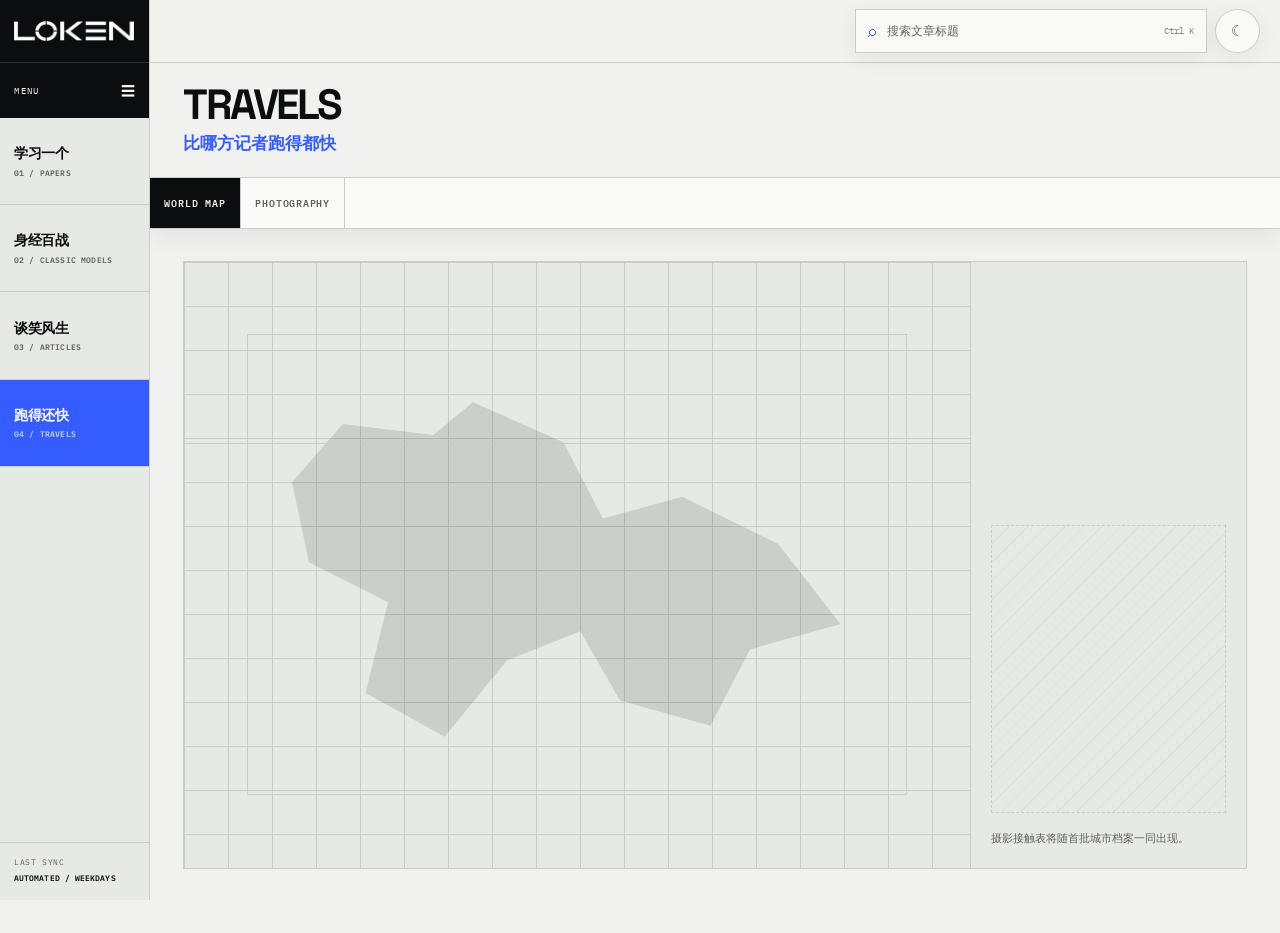
<file: docs/journeys/index.html>
<!doctype html>
<html lang="zh-CN">
<head>
  <meta charset="utf-8">
  <meta name="viewport" content="width=device-width, initial-scale=1">
  <meta name="description" content="比哪方记者跑得都快">
  <title>跑得还快 · LOKEN</title>
  <script>
    (() => {
      document.documentElement.classList.add("js");
      let theme = null;
      let contextOpen = null;
      try {
        theme = window.localStorage.getItem("arxiv-theme");
        contextOpen = window.localStorage.getItem("togos-secondary-sidebar-collapsed");
      } catch (error) { /* Storage can be unavailable. */ }
      if (theme !== "light" && theme !== "dark") {
        theme = window.matchMedia("(prefers-color-scheme: dark)").matches ? "dark" : "light";
      }
      document.documentElement.dataset.theme = theme;
      if (contextOpen === "false") document.documentElement.dataset.contextOpen = "true";
    })();
  </script>
  <link rel="stylesheet" href="../assets/css/site.css?v=12">
  <script src="../assets/js/site-shell.js?v=12" defer></script>
  <script src="../assets/js/search-core.js?v=12" defer></script>
  <script src="../assets/js/search.js?v=12" defer></script>
  <script src="../assets/js/sidebar.js?v=12" defer></script>
</head>
<body data-site-root="../" data-active-section="journeys" class="journey-page">
  <header class="site-utility" aria-label="页面工具">
    <button class="sidebar-toggle" type="button" aria-controls="navigation-shell" aria-expanded="false">
      <span aria-hidden="true" data-sidebar-toggle-icon>☰</span><span data-sidebar-toggle-label>导航</span>
    </button>
    <div class="site-search" data-search-root>
      <label class="site-search-field" for="search-input">
        <span aria-hidden="true">⌕</span>
        <input id="search-input" type="search" placeholder="搜索文章标题"
               aria-label="搜索文章标题" role="combobox"
               autocomplete="off" aria-autocomplete="list" aria-controls="search-results" aria-expanded="false">
        <kbd aria-hidden="true">Ctrl K</kbd>
      </label>
      <div class="search-popover" data-search-popover hidden>
        <p class="search-status" data-search-status aria-live="polite">输入标题关键词开始搜索</p>
        <div id="search-results" class="search-results" data-search-results role="listbox"></div>
      </div>
    </div>
    <button class="theme-toggle" type="button" aria-label="切换颜色主题" aria-pressed="false">
      <span data-theme-icon aria-hidden="true"></span>
    </button>
  </header>
  <div class="sidebar-scrim" data-sidebar-close></div>
<div class="navigation-shell" id="navigation-shell">
  <button class="navigation-close" type="button" data-navigation-close
          aria-label="关闭导航" hidden>×</button>
  <aside class="primary-sidebar" aria-label="知识主题">
    <a class="primary-brand" href="../index.html" aria-label="LOKEN 首页"><img class="brand-logo" src="../assets/images/loken-logo.png" width="1990" height="329" alt=""></a>
    <div class="primary-menu" aria-hidden="true"><span>MENU</span><span>☰</span></div>
    <nav class="primary-navigation" aria-label="知识主题">
      <a class="primary-nav-item" href="../index.html"><span class="primary-nav-copy"><span class="primary-nav-label">学习一个</span><span class="primary-nav-meta">01 / PAPERS</span></span></a>
      <a class="primary-nav-item" href="../milestone-models/flux.html"><span class="primary-nav-copy"><span class="primary-nav-label">身经百战</span><span class="primary-nav-meta">02 / CLASSIC MODELS</span></span></a>
      <a class="primary-nav-item" href="../writings/index.html"><span class="primary-nav-copy"><span class="primary-nav-label">谈笑风生</span><span class="primary-nav-meta">03 / ARTICLES</span></span></a>
      <a class="primary-nav-item is-active" href="../journeys/index.html" aria-current="page"><span class="primary-nav-copy"><span class="primary-nav-label">跑得还快</span><span class="primary-nav-meta">04 / TRAVELS</span></span></a>
    </nav>
    <div class="primary-sidebar-status"><span>LAST SYNC</span><strong>AUTOMATED / WEEKDAYS</strong></div>
  </aside>
</div>
  <main class="page-content" id="top">
    <section class="journey-archive" aria-labelledby="section-journeys-title">
      <div class="section-sticky-header">
      <header class="journey-header section-header">
      <div class="section-intro">
        <h1 class="section-intro-title" id="section-journeys-title">TRAVELS</h1>
        <p class="section-intro-description">比哪方记者跑得都快</p>
      </div>
      </header>
<nav class="context-strip" aria-label="本页快捷目录">
    <a class="context-strip-link is-active" href="#world-map" aria-current="location">WORLD MAP</a>
    <a class="context-strip-link" href="#photography">PHOTOGRAPHY</a>
  </nav>
      </div>
      <div class="journey-map-placeholder" id="world-map" aria-label="尚未开放的城市地图档案">
        <div class="journey-map-grid" aria-hidden="true"><span class="journey-world-silhouette"></span></div>
        <aside class="journey-photo-contact" id="photography">
          <div class="journey-photo-contact-surface" aria-hidden="true"></div>
          <p>摄影接触表将随首批城市档案一同出现。</p>
        </aside>
      </div>
    </section>

  </main>

</body>
</html>
</file>
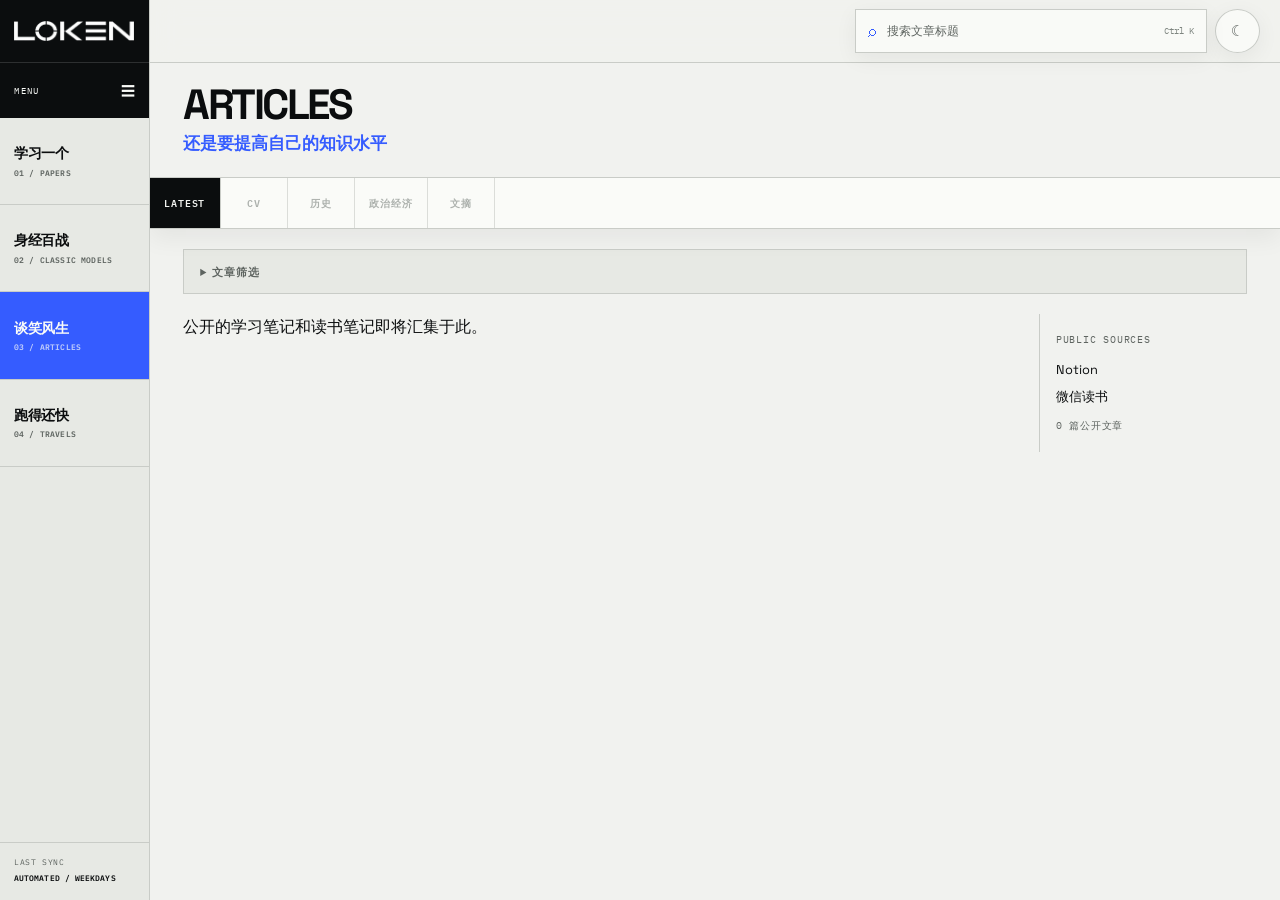
<file: docs/writings/index.html>
<!doctype html>
<html lang="zh-CN">
<head>
  <meta charset="utf-8">
  <meta name="viewport" content="width=device-width, initial-scale=1">
  <meta name="description" content="还是要提高自己的知识水平">
  <title>谈笑风生 · LOKEN</title>
  <script>
    (() => {
      document.documentElement.classList.add("js");
      let theme = null;
      let contextOpen = null;
      try {
        theme = window.localStorage.getItem("arxiv-theme");
        contextOpen = window.localStorage.getItem("togos-secondary-sidebar-collapsed");
      } catch (error) { /* Storage can be unavailable. */ }
      if (theme !== "light" && theme !== "dark") {
        theme = window.matchMedia("(prefers-color-scheme: dark)").matches ? "dark" : "light";
      }
      document.documentElement.dataset.theme = theme;
      if (contextOpen === "false") document.documentElement.dataset.contextOpen = "true";
    })();
  </script>
  <link rel="stylesheet" href="../assets/css/site.css?v=12">
  <script src="../assets/js/site-shell.js?v=12" defer></script>
  <script src="../assets/js/search-core.js?v=12" defer></script>
  <script src="../assets/js/search.js?v=12" defer></script>
  <script src="../assets/js/sidebar.js?v=12" defer></script>
</head>
<body data-site-root="../" data-active-section="writings" class="writings-index-page">
  <header class="site-utility" aria-label="页面工具">
    <button class="sidebar-toggle" type="button" aria-controls="navigation-shell" aria-expanded="false">
      <span aria-hidden="true" data-sidebar-toggle-icon>☰</span><span data-sidebar-toggle-label>导航</span>
    </button>
    <div class="site-search" data-search-root>
      <label class="site-search-field" for="search-input">
        <span aria-hidden="true">⌕</span>
        <input id="search-input" type="search" placeholder="搜索文章标题"
               aria-label="搜索文章标题" role="combobox"
               autocomplete="off" aria-autocomplete="list" aria-controls="search-results" aria-expanded="false">
        <kbd aria-hidden="true">Ctrl K</kbd>
      </label>
      <div class="search-popover" data-search-popover hidden>
        <p class="search-status" data-search-status aria-live="polite">输入标题关键词开始搜索</p>
        <div id="search-results" class="search-results" data-search-results role="listbox"></div>
      </div>
    </div>
    <button class="theme-toggle" type="button" aria-label="切换颜色主题" aria-pressed="false">
      <span data-theme-icon aria-hidden="true"></span>
    </button>
  </header>
  <div class="sidebar-scrim" data-sidebar-close></div>
<div class="navigation-shell" id="navigation-shell">
  <button class="navigation-close" type="button" data-navigation-close
          aria-label="关闭导航" hidden>×</button>
  <aside class="primary-sidebar" aria-label="知识主题">
    <a class="primary-brand" href="../index.html" aria-label="LOKEN 首页"><img class="brand-logo" src="../assets/images/loken-logo.png" width="1990" height="329" alt=""></a>
    <div class="primary-menu" aria-hidden="true"><span>MENU</span><span>☰</span></div>
    <nav class="primary-navigation" aria-label="知识主题">
      <a class="primary-nav-item" href="../index.html"><span class="primary-nav-copy"><span class="primary-nav-label">学习一个</span><span class="primary-nav-meta">01 / PAPERS</span></span></a>
      <a class="primary-nav-item" href="../milestone-models/flux.html"><span class="primary-nav-copy"><span class="primary-nav-label">身经百战</span><span class="primary-nav-meta">02 / CLASSIC MODELS</span></span></a>
      <a class="primary-nav-item is-active" href="../writings/index.html" aria-current="page"><span class="primary-nav-copy"><span class="primary-nav-label">谈笑风生</span><span class="primary-nav-meta">03 / ARTICLES</span></span></a>
      <a class="primary-nav-item" href="../journeys/index.html"><span class="primary-nav-copy"><span class="primary-nav-label">跑得还快</span><span class="primary-nav-meta">04 / TRAVELS</span></span></a>
    </nav>
    <div class="primary-sidebar-status"><span>LAST SYNC</span><strong>AUTOMATED / WEEKDAYS</strong></div>
  </aside>
</div>
  <main class="page-content" id="top">
    <section aria-labelledby="section-writings-title">
      <div class="section-sticky-header">
      <header class="writings-hero section-header">
      <div class="section-intro">
        <h1 class="section-intro-title" id="section-writings-title">ARTICLES</h1>
        <p class="section-intro-description">还是要提高自己的知识水平</p>
      </div>
      </header>
<nav class="context-strip" aria-label="文章栏目">
    <a class="context-strip-link is-active" href="index.html" aria-current="location">LATEST</a>
    <span class="context-strip-link is-disabled" aria-disabled="true">CV</span>
    <span class="context-strip-link is-disabled" aria-disabled="true">历史</span>
    <span class="context-strip-link is-disabled" aria-disabled="true">政治经济</span>
    <span class="context-strip-link is-disabled" aria-disabled="true">文摘</span>
  </nav>
      </div>
      <details class="content-tools">
        <summary>文章筛选</summary>
        <nav class="content-tools-navigation" aria-label="文章筛选">
<p class="writing-filter-heading">范围</p>
      <a class="context-filter is-active" href="index.html" aria-current="page">全部文章 (0)</a>
<p class="writing-filter-heading">类型</p>
      <a class="context-filter" href="kind/learning-note.html">学习笔记 (0)</a>
      <a class="context-filter" href="kind/book-note.html">读书笔记 (0)</a>
<p class="writing-filter-heading">标签</p>
        </nav>
      </details>
      <div class="writing-editorial-layout">
      <div class="writing-editorial-stream">
        <p class="empty-section-copy">公开的学习笔记和读书笔记即将汇集于此。</p>
      </div>
      <aside class="writing-source-rail" aria-label="公开文章来源">
        <p>PUBLIC SOURCES</p>
        <ul><li>Notion</li><li>微信读书</li></ul>
        <span>0 篇公开文章</span>
      </aside>
      </div>
    </section>

  </main>

</body>
</html>
</file>
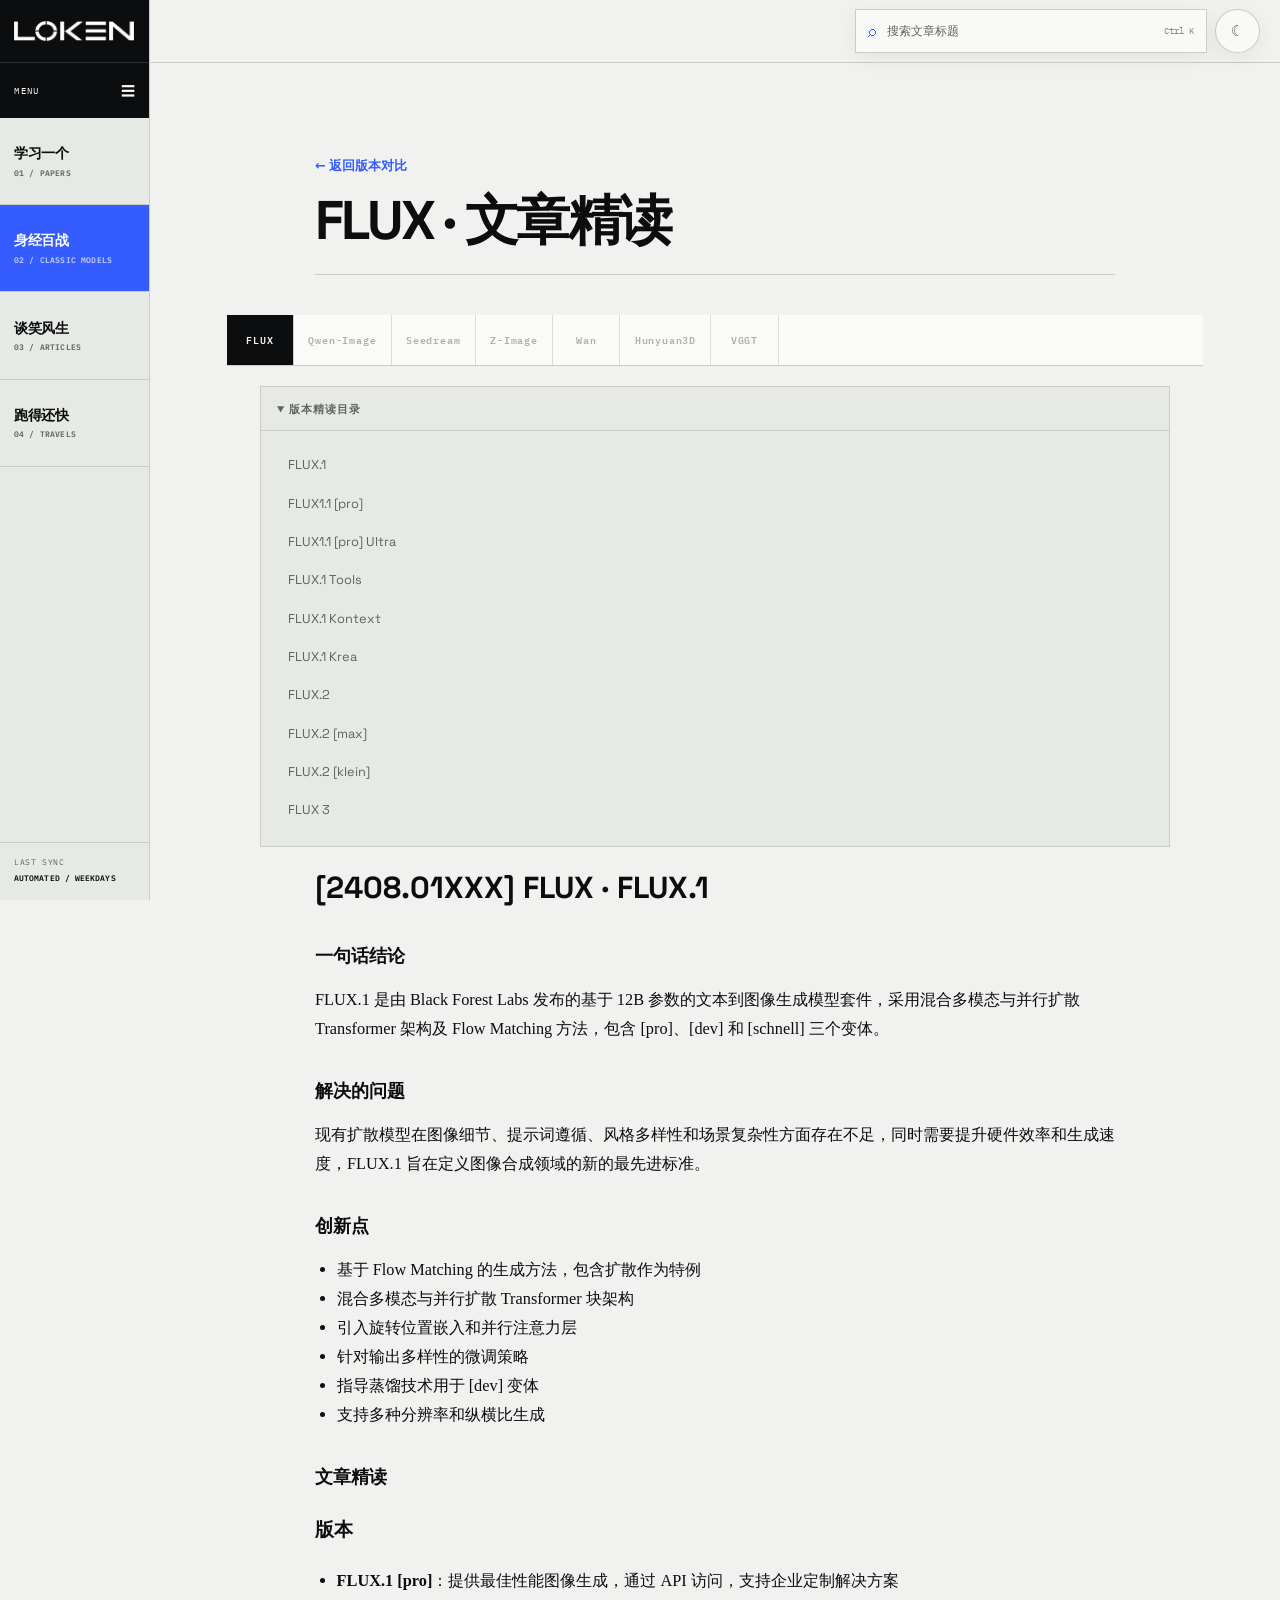
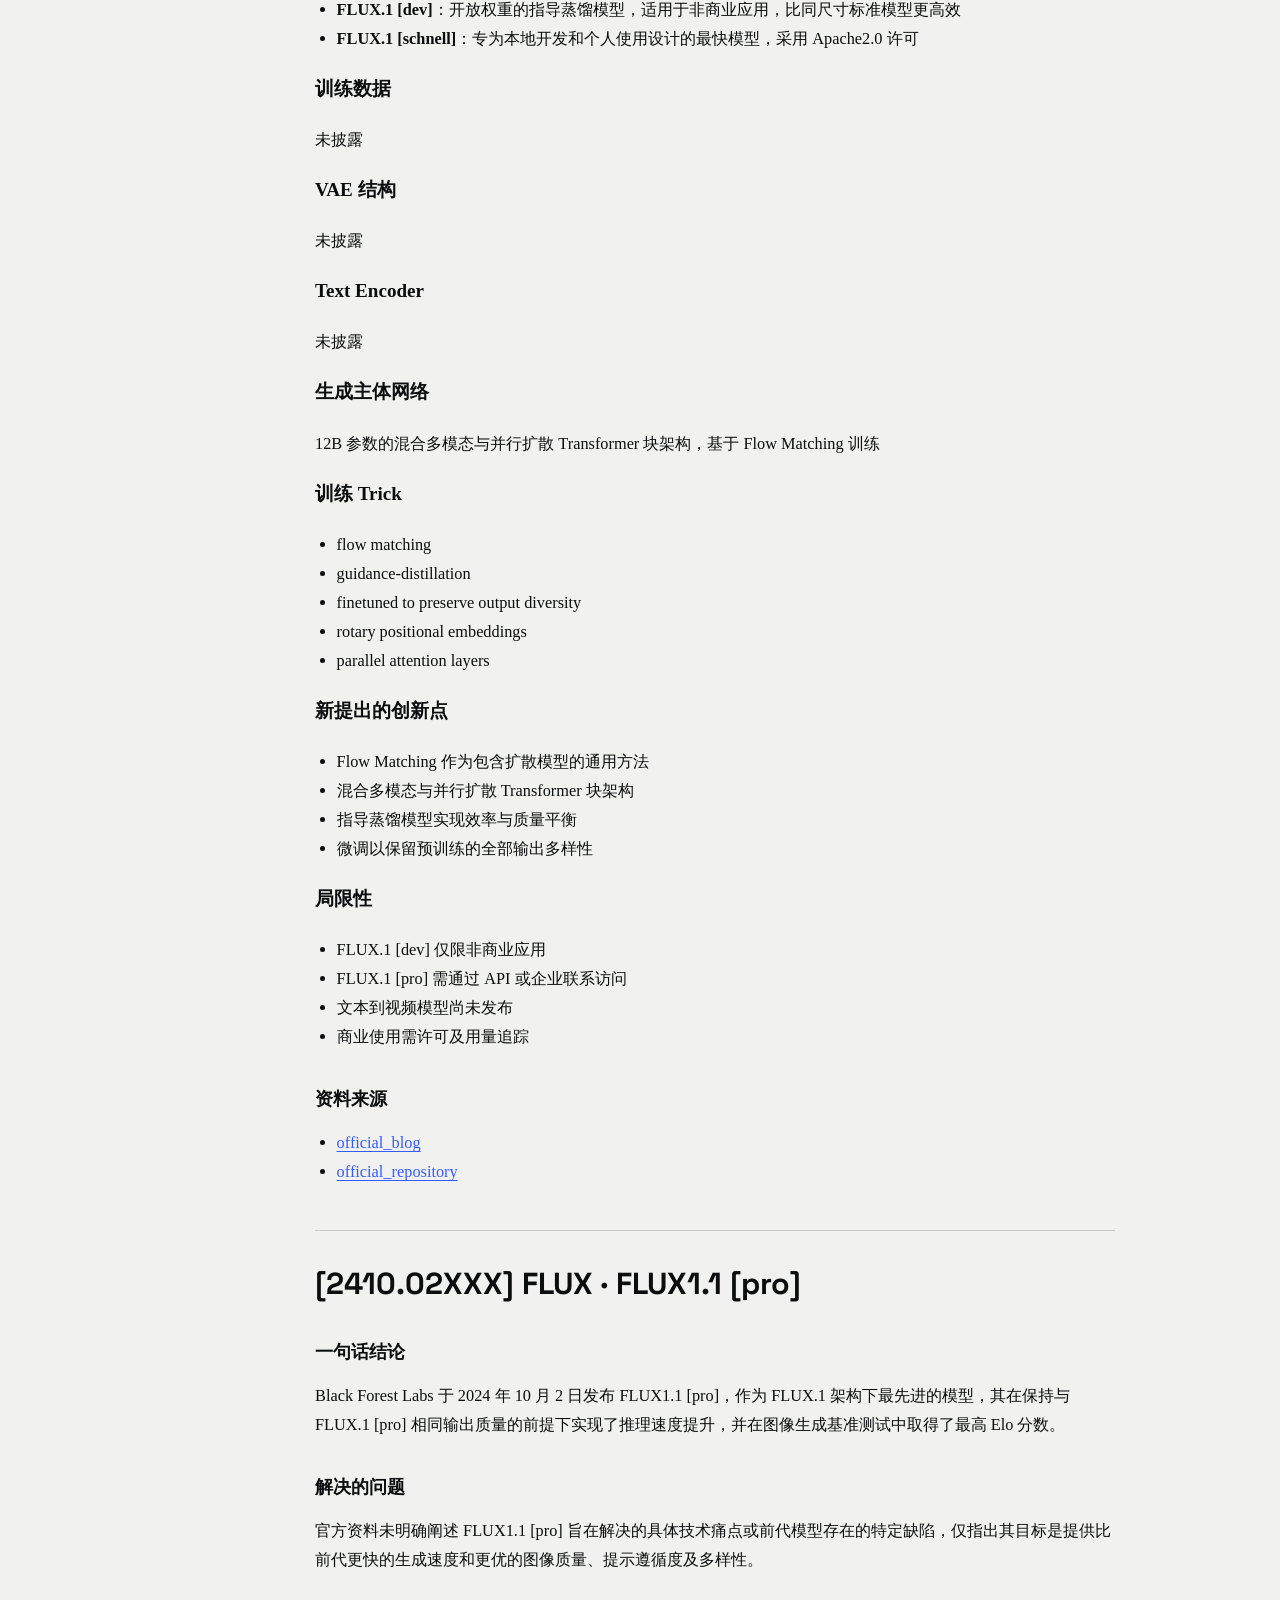
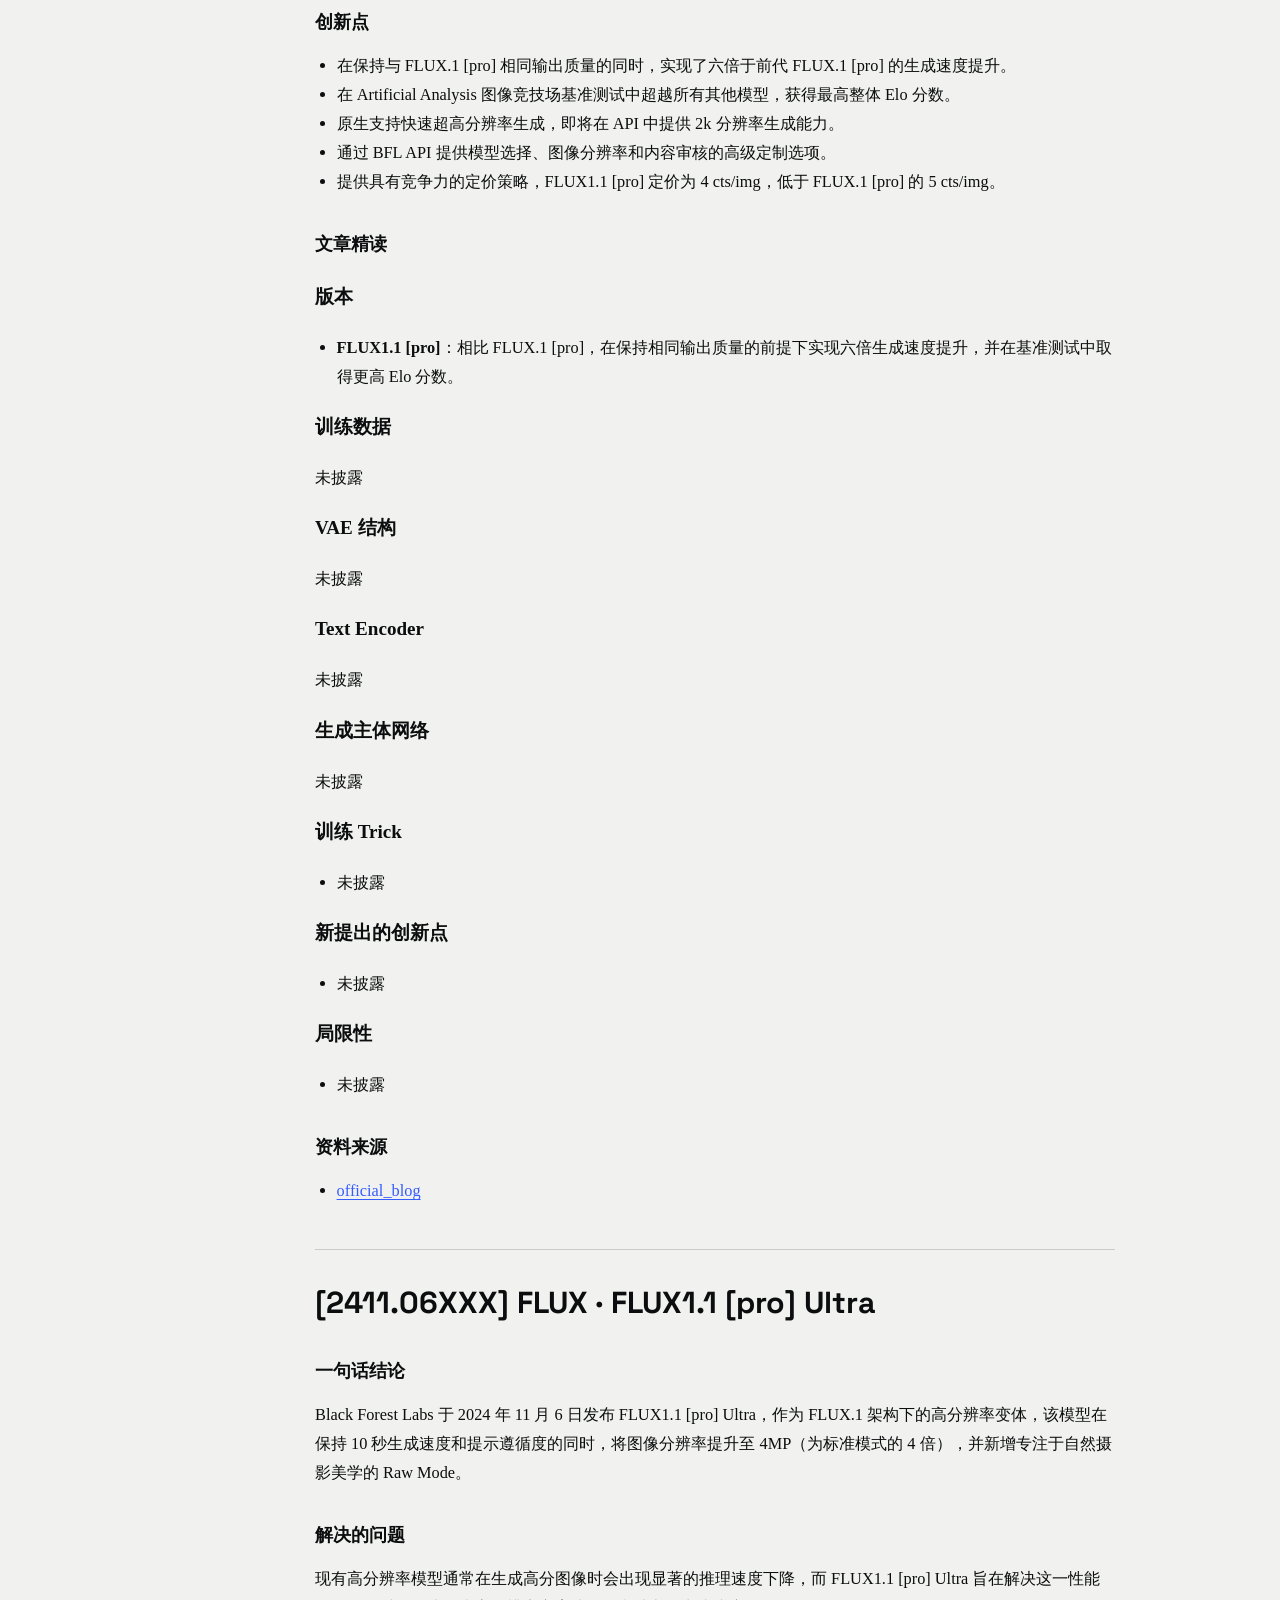
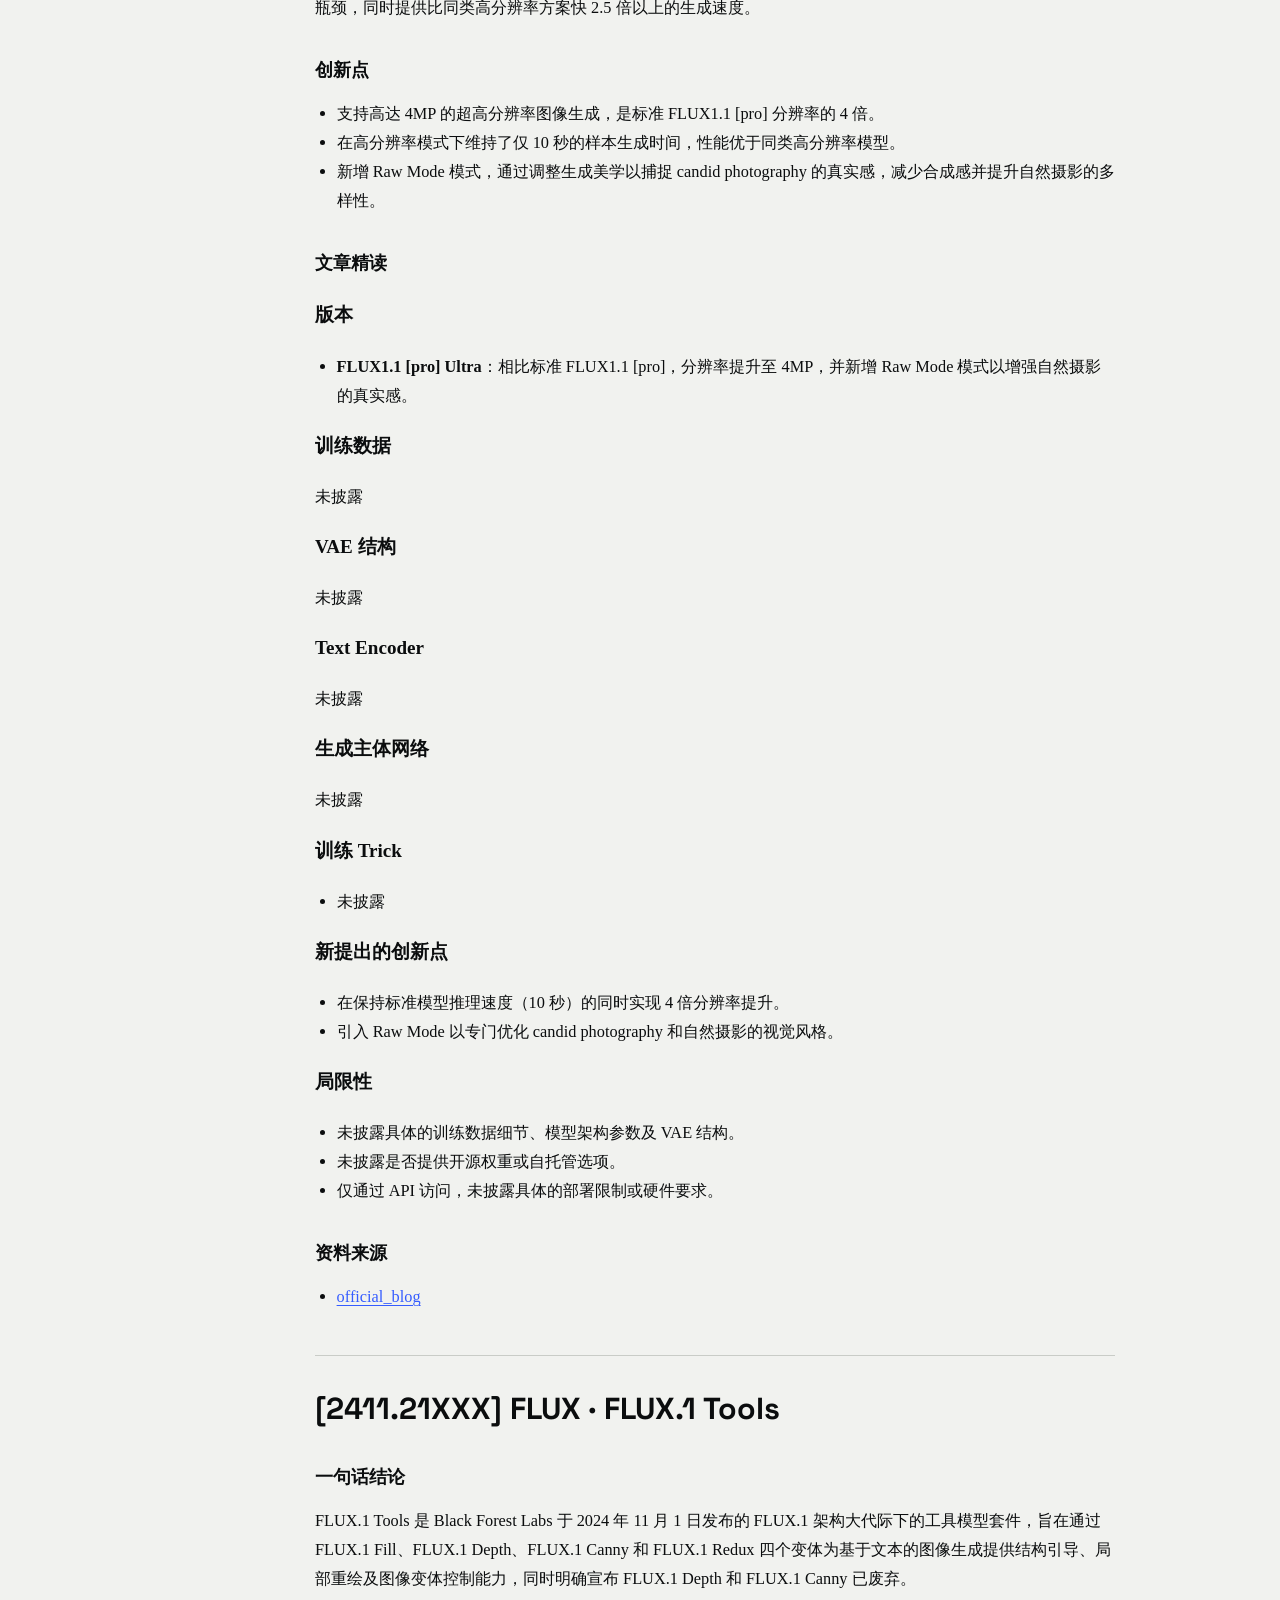
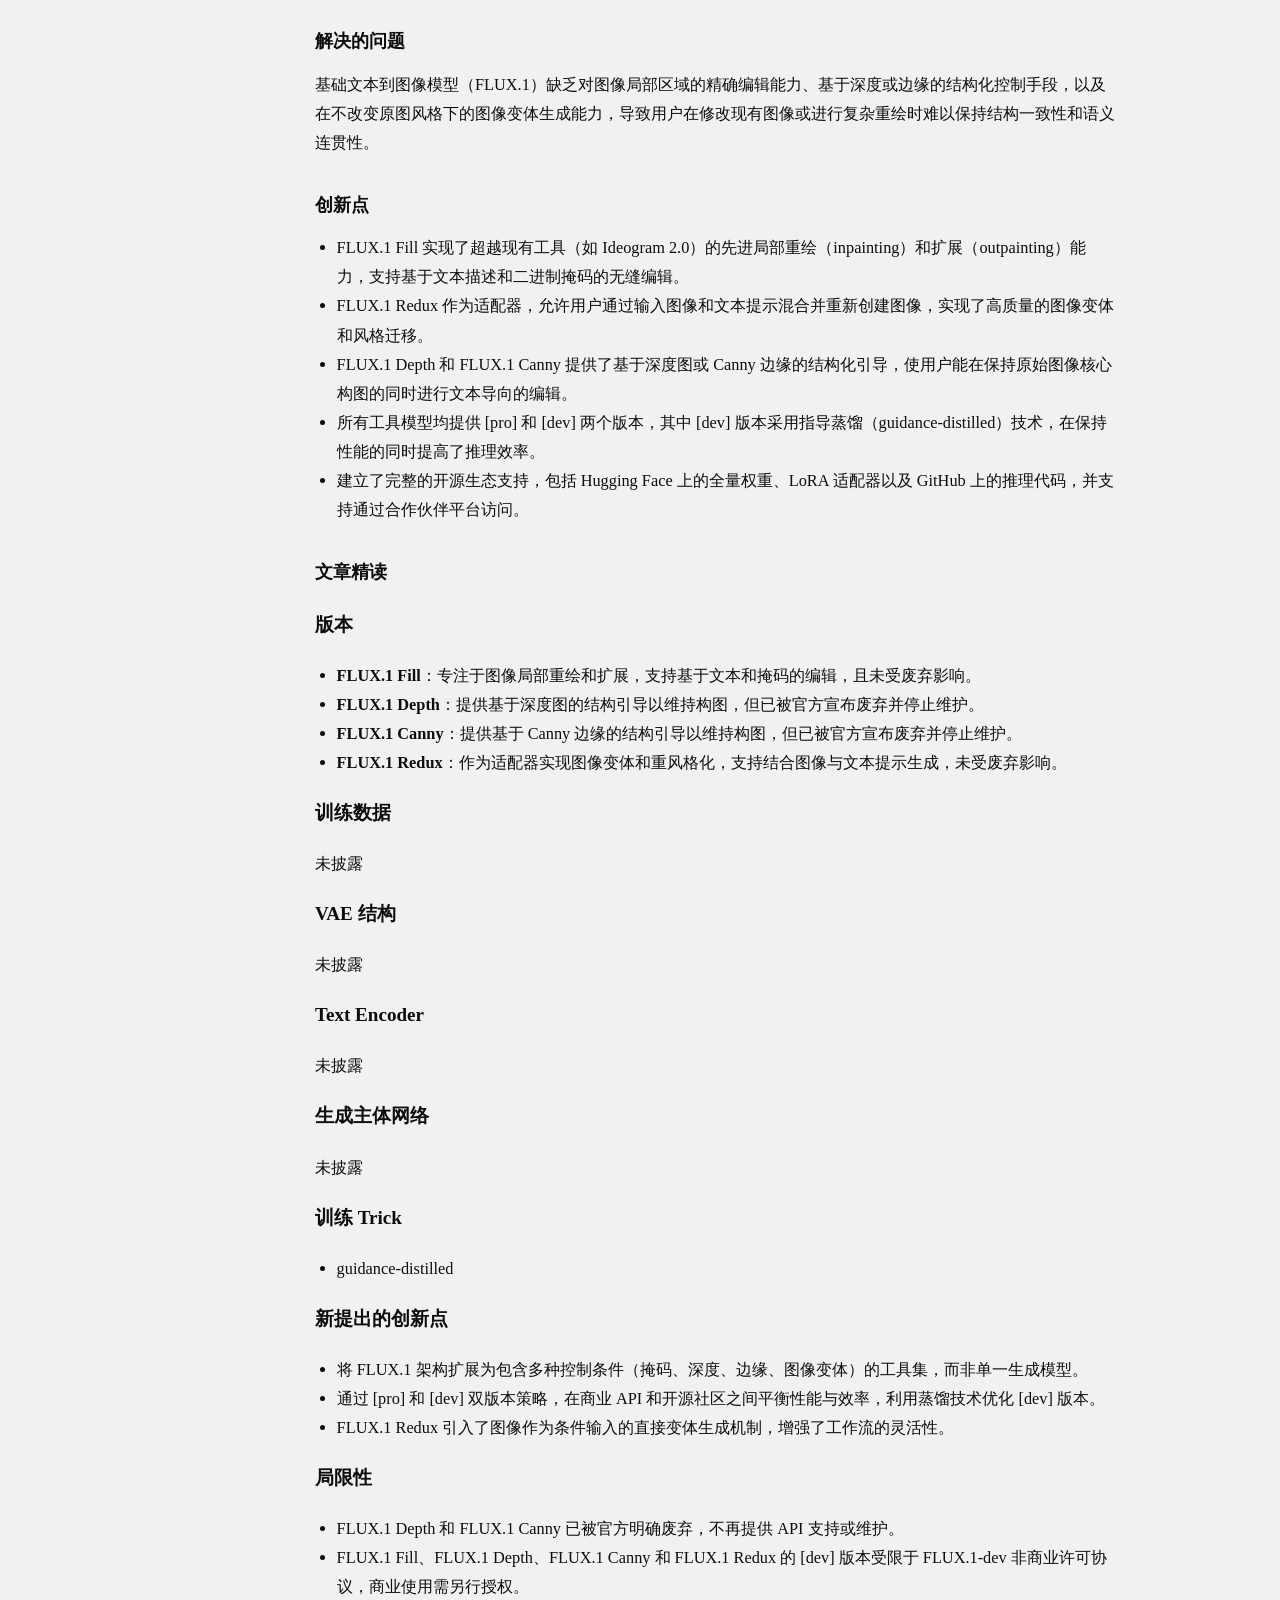
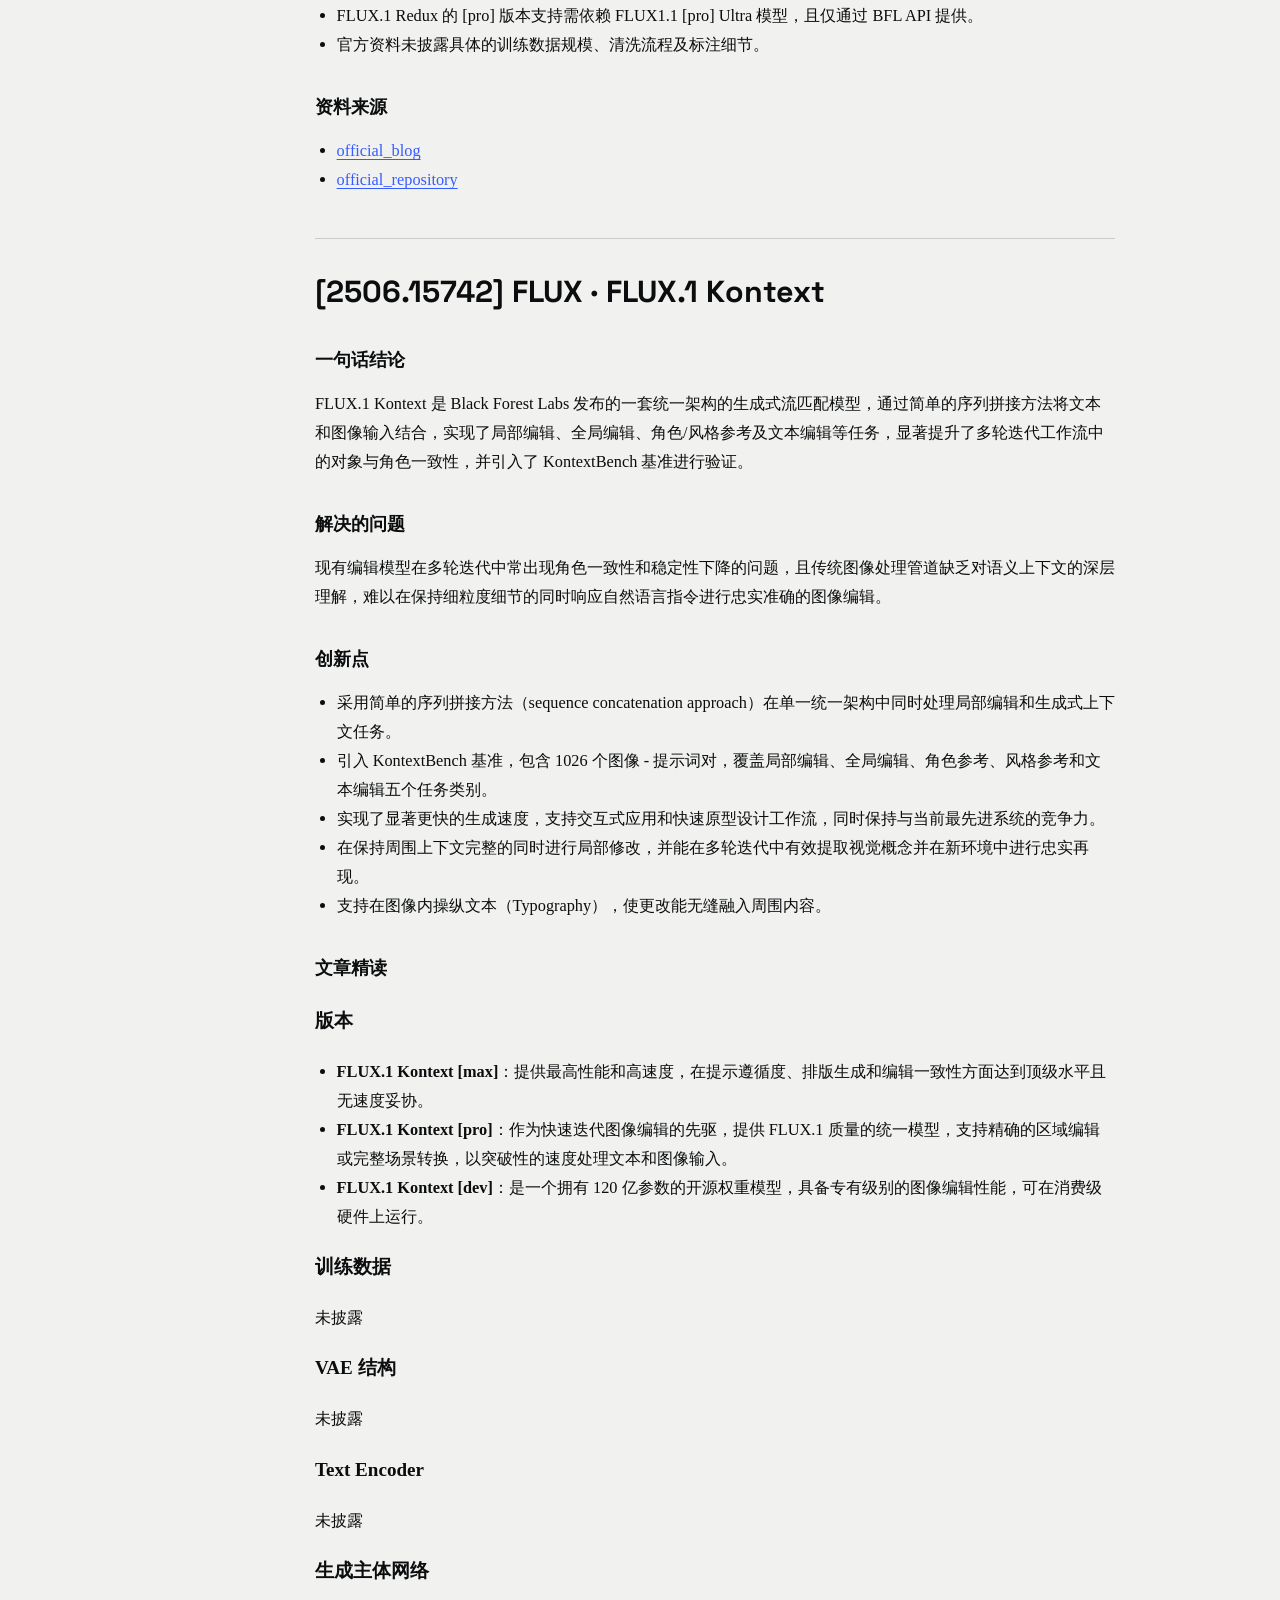
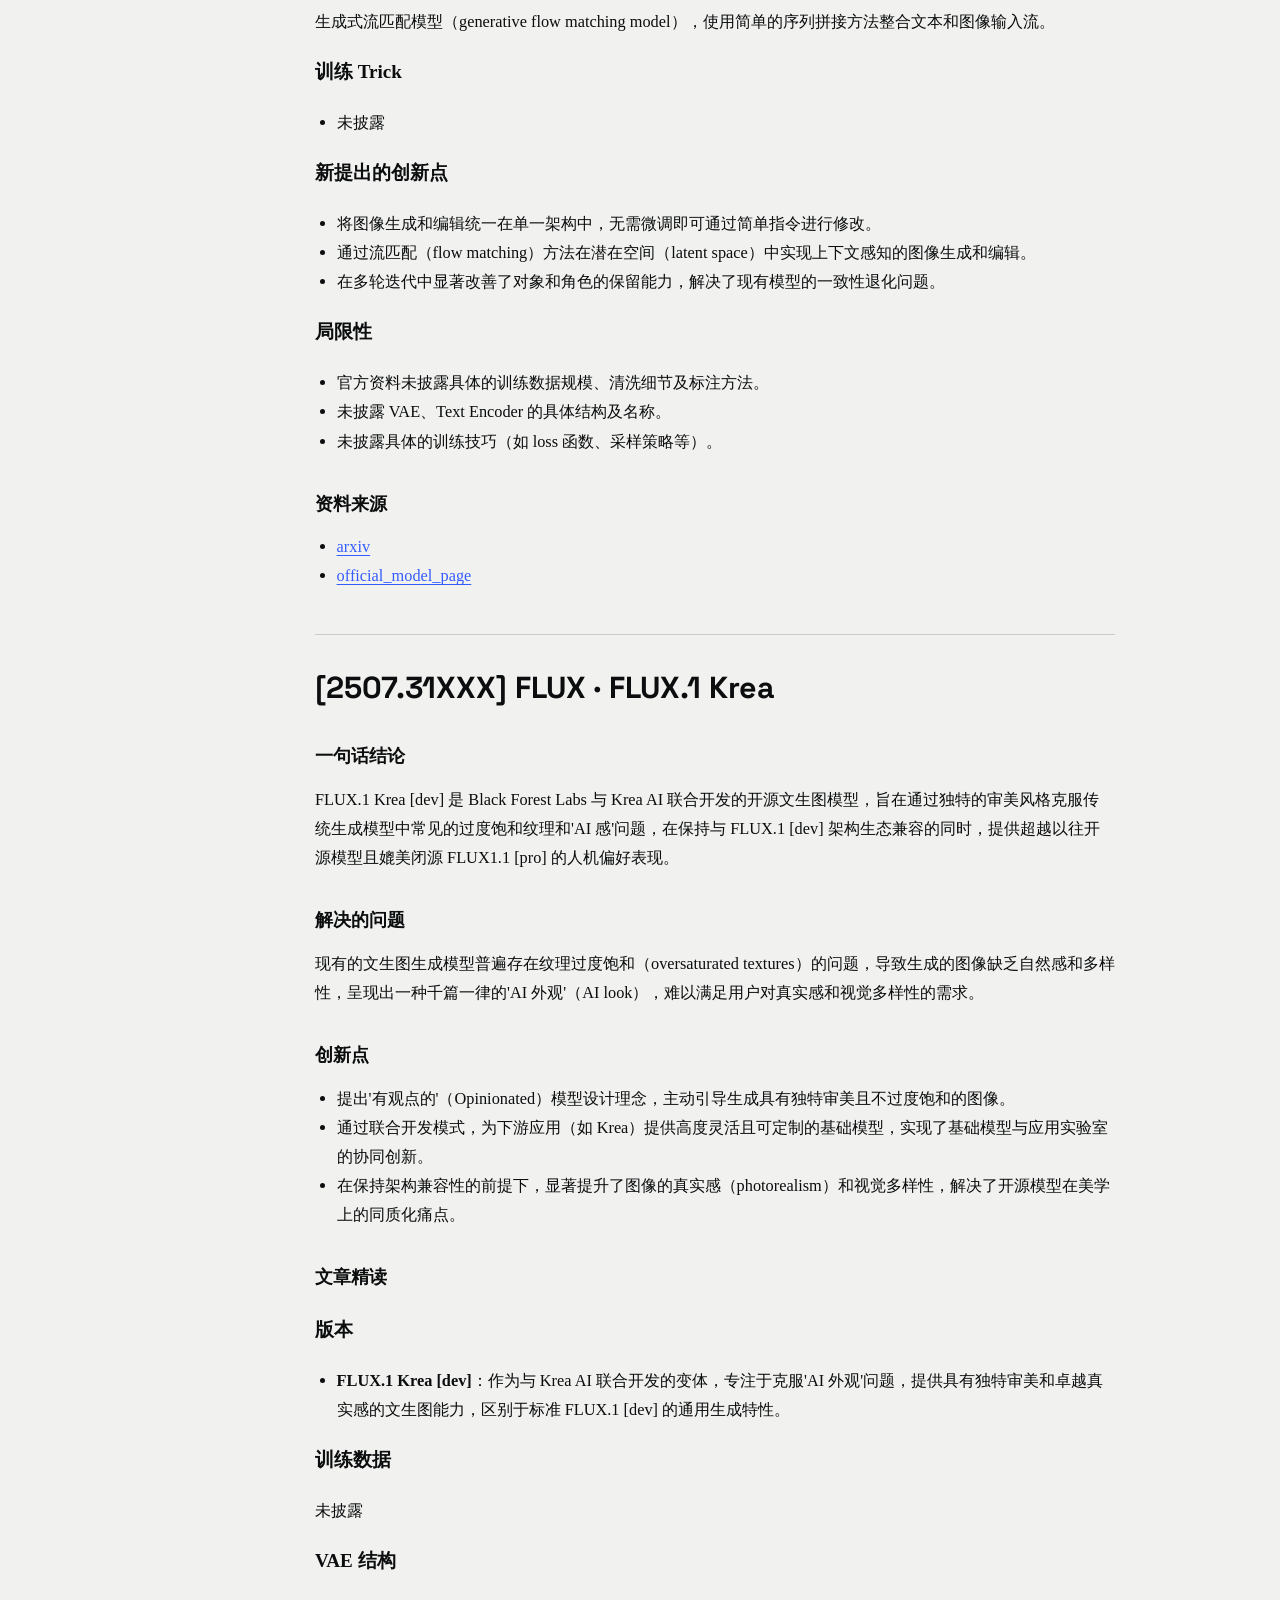
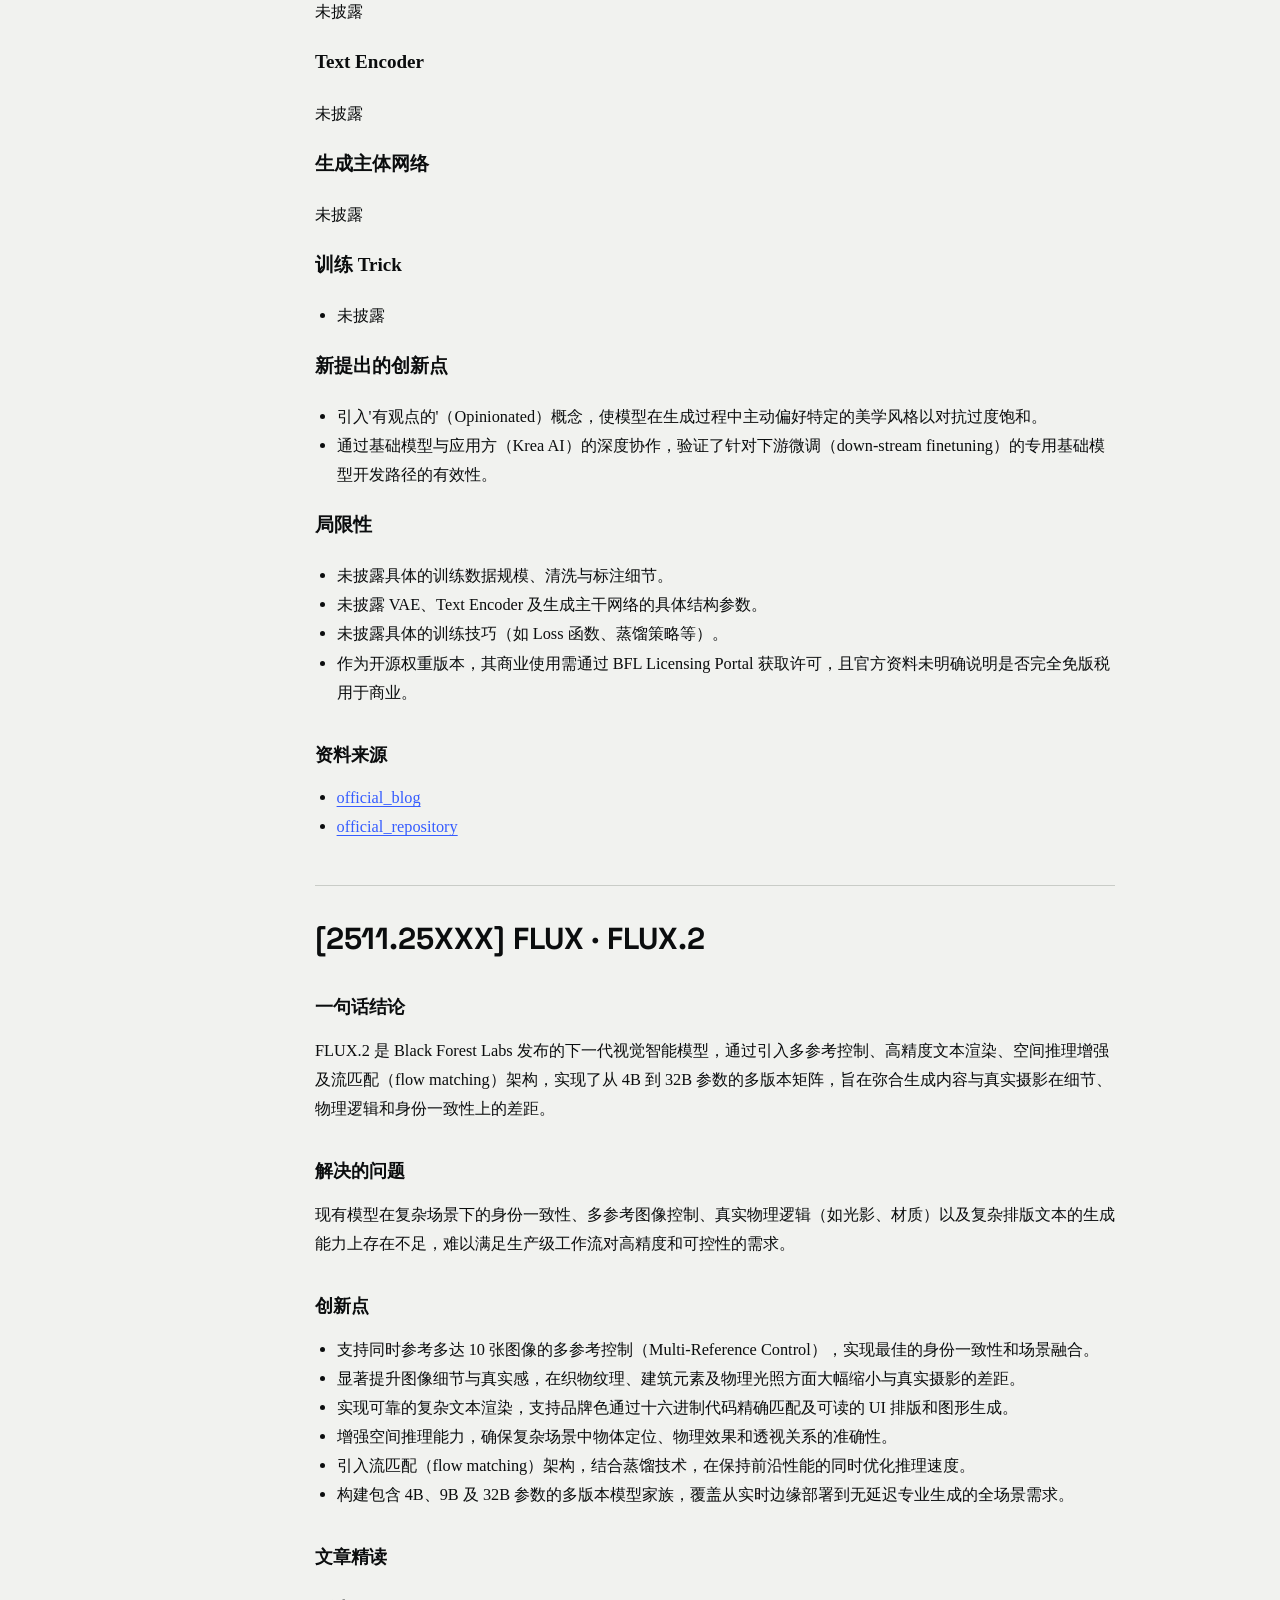
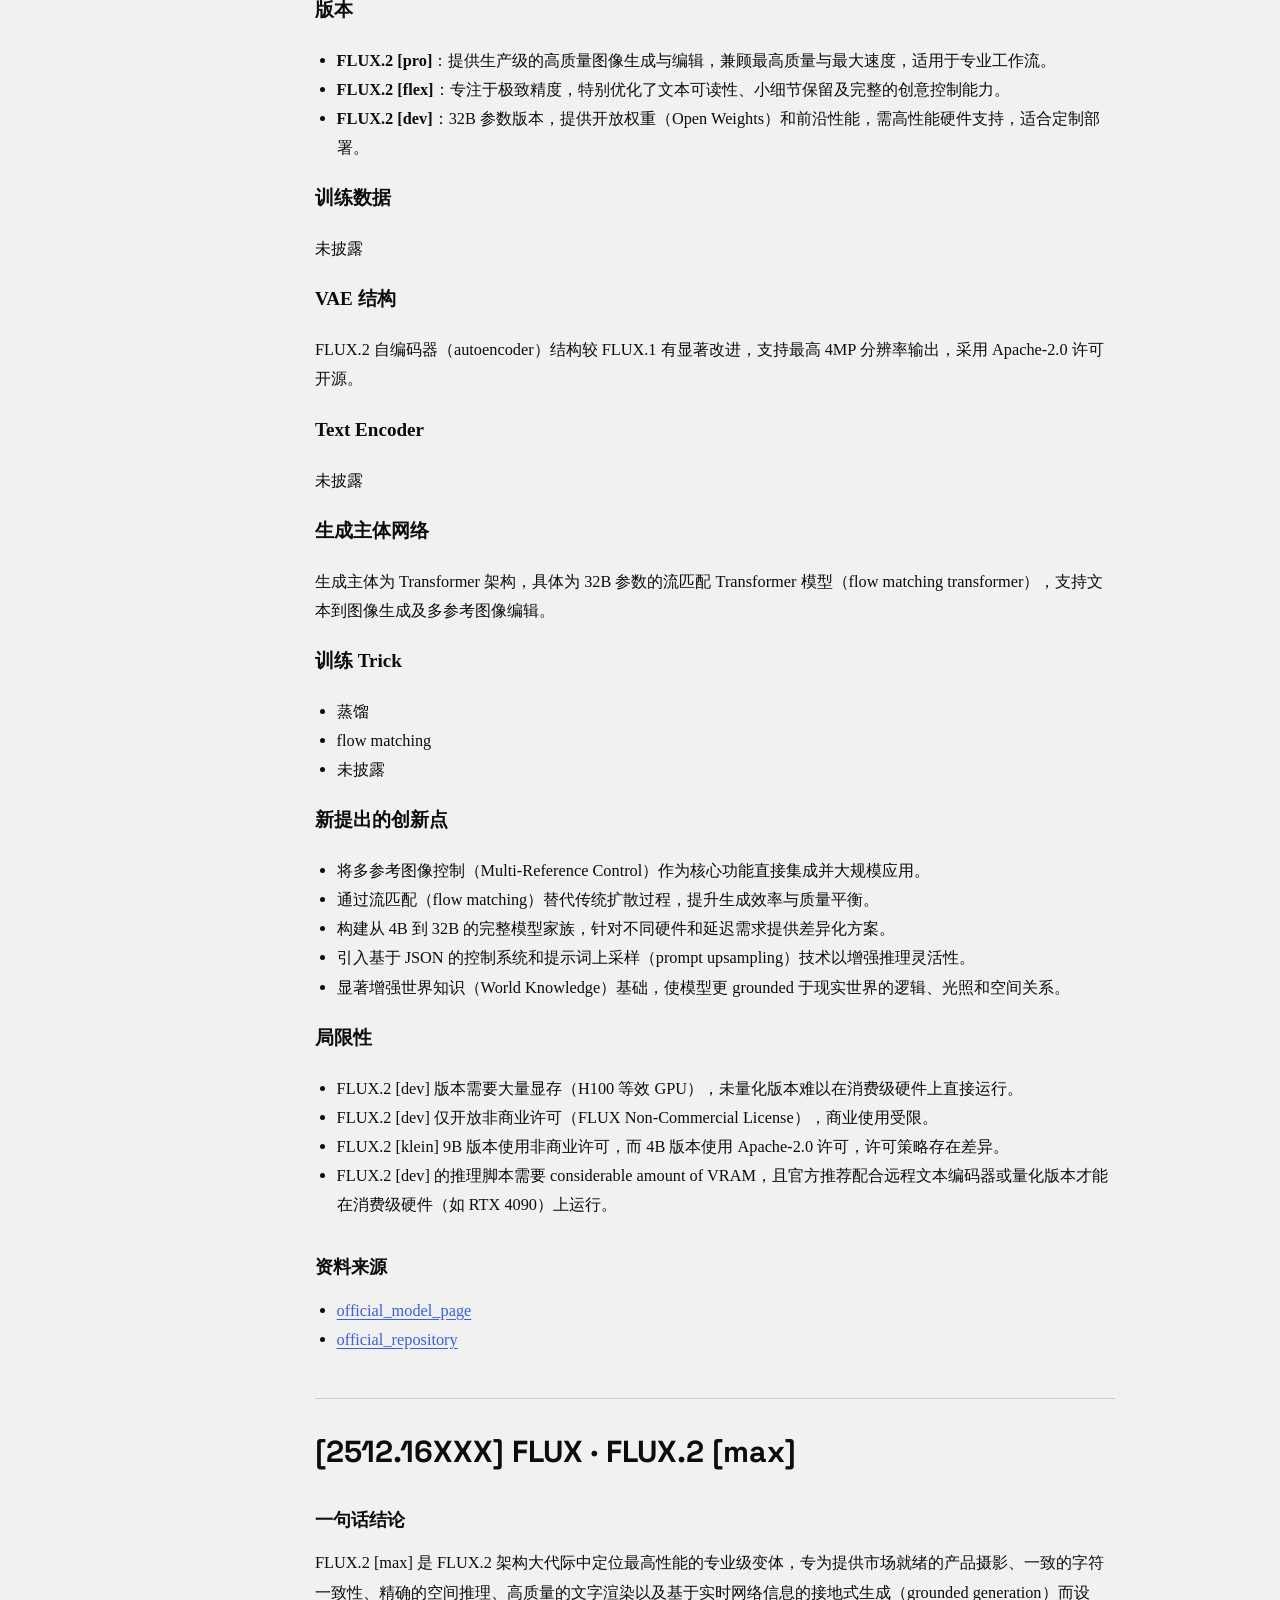
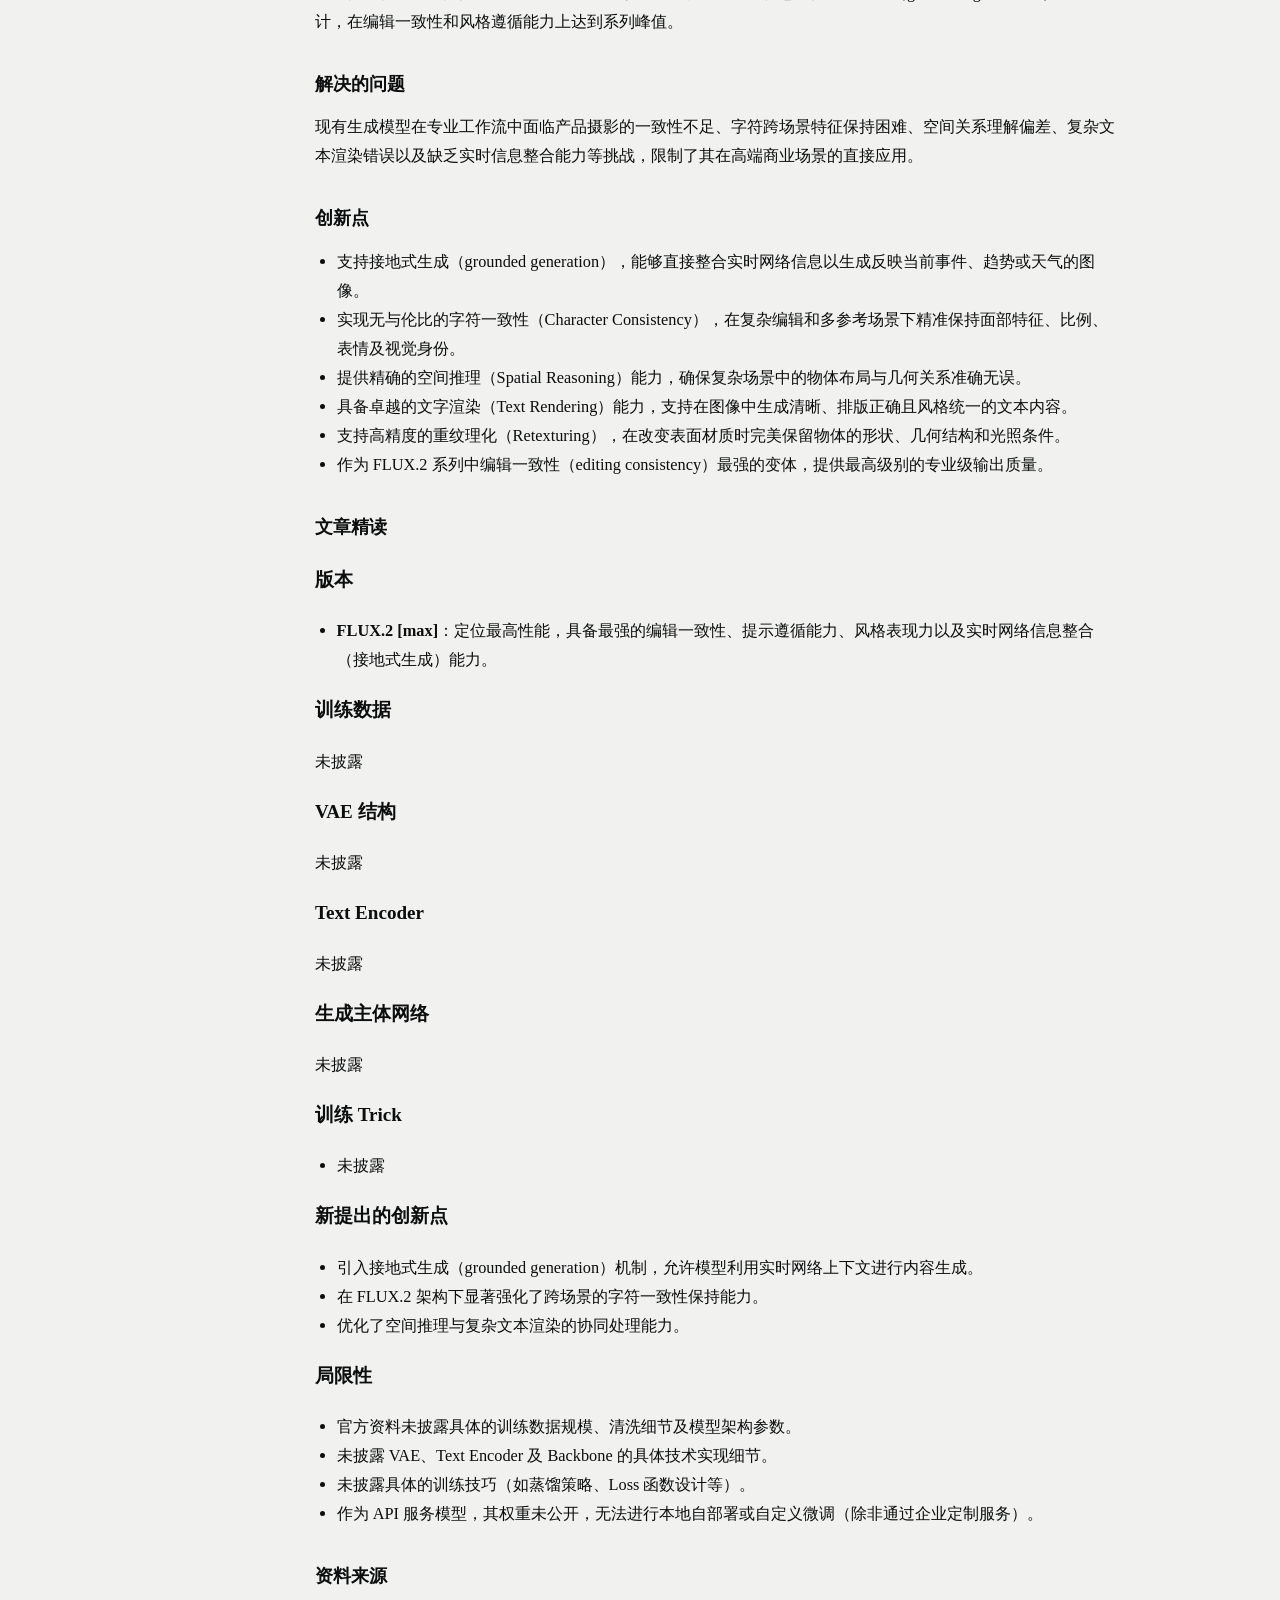
<file: docs/milestone-models/flux-notes.html>
<!doctype html>
<html lang="zh-CN">
<head>
  <meta charset="utf-8">
  <meta name="viewport" content="width=device-width, initial-scale=1">
  <meta name="description" content="FLUX 版本文章精读。">
  <title>FLUX · 文章精读</title>
  <script>
    (() => {
      document.documentElement.classList.add("js");
      let theme = null;
      let contextOpen = null;
      try {
        theme = window.localStorage.getItem("arxiv-theme");
        contextOpen = window.localStorage.getItem("togos-secondary-sidebar-collapsed");
      } catch (error) { /* Storage can be unavailable. */ }
      if (theme !== "light" && theme !== "dark") {
        theme = window.matchMedia("(prefers-color-scheme: dark)").matches ? "dark" : "light";
      }
      document.documentElement.dataset.theme = theme;
      if (contextOpen === "false") document.documentElement.dataset.contextOpen = "true";
    })();
  </script>
  <link rel="stylesheet" href="../assets/css/site.css?v=12">
  <script src="../assets/js/site-shell.js?v=12" defer></script>
  <script src="../assets/js/search-core.js?v=12" defer></script>
  <script src="../assets/js/search.js?v=12" defer></script>
  <script src="../assets/js/sidebar.js?v=12" defer></script>
</head>
<body data-site-root="../" data-active-section="milestones" class="summary-page milestone-notes-page">
  <header class="site-utility" aria-label="页面工具">
    <button class="sidebar-toggle" type="button" aria-controls="navigation-shell" aria-expanded="false">
      <span aria-hidden="true" data-sidebar-toggle-icon>☰</span><span data-sidebar-toggle-label>导航</span>
    </button>
    <div class="site-search" data-search-root>
      <label class="site-search-field" for="search-input">
        <span aria-hidden="true">⌕</span>
        <input id="search-input" type="search" placeholder="搜索文章标题"
               aria-label="搜索文章标题" role="combobox"
               autocomplete="off" aria-autocomplete="list" aria-controls="search-results" aria-expanded="false">
        <kbd aria-hidden="true">Ctrl K</kbd>
      </label>
      <div class="search-popover" data-search-popover hidden>
        <p class="search-status" data-search-status aria-live="polite">输入标题关键词开始搜索</p>
        <div id="search-results" class="search-results" data-search-results role="listbox"></div>
      </div>
    </div>
    <button class="theme-toggle" type="button" aria-label="切换颜色主题" aria-pressed="false">
      <span data-theme-icon aria-hidden="true"></span>
    </button>
  </header>
  <div class="sidebar-scrim" data-sidebar-close></div>
<div class="navigation-shell" id="navigation-shell">
  <button class="navigation-close" type="button" data-navigation-close
          aria-label="关闭导航" hidden>×</button>
  <aside class="primary-sidebar" aria-label="知识主题">
    <a class="primary-brand" href="../index.html" aria-label="LOKEN 首页"><img class="brand-logo" src="../assets/images/loken-logo.png" width="1990" height="329" alt=""></a>
    <div class="primary-menu" aria-hidden="true"><span>MENU</span><span>☰</span></div>
    <nav class="primary-navigation" aria-label="知识主题">
      <a class="primary-nav-item" href="../index.html"><span class="primary-nav-copy"><span class="primary-nav-label">学习一个</span><span class="primary-nav-meta">01 / PAPERS</span></span></a>
      <a class="primary-nav-item is-active" href="../milestone-models/flux.html" aria-current="page"><span class="primary-nav-copy"><span class="primary-nav-label">身经百战</span><span class="primary-nav-meta">02 / CLASSIC MODELS</span></span></a>
      <a class="primary-nav-item" href="../writings/index.html"><span class="primary-nav-copy"><span class="primary-nav-label">谈笑风生</span><span class="primary-nav-meta">03 / ARTICLES</span></span></a>
      <a class="primary-nav-item" href="../journeys/index.html"><span class="primary-nav-copy"><span class="primary-nav-label">跑得还快</span><span class="primary-nav-meta">04 / TRAVELS</span></span></a>
    </nav>
    <div class="primary-sidebar-status"><span>LAST SYNC</span><strong>AUTOMATED / WEEKDAYS</strong></div>
  </aside>
</div>
  <main class="page-content" id="top">
<section class="summary-page-shell" aria-labelledby="notes-page-title">
      <header class="summary-topic-header">
        <a class="summary-back" href="flux.html">← 返回版本对比</a>
        <h1 id="notes-page-title">FLUX · 文章精读</h1>
      </header>
<nav class="context-strip" aria-label="模型系列">
    <a class="context-strip-link is-active" href="flux.html" aria-current="location">FLUX</a>
    <span class="context-strip-link is-disabled" aria-disabled="true">Qwen-Image</span>
    <span class="context-strip-link is-disabled" aria-disabled="true">Seedream</span>
    <span class="context-strip-link is-disabled" aria-disabled="true">Z-Image</span>
    <span class="context-strip-link is-disabled" aria-disabled="true">Wan</span>
    <span class="context-strip-link is-disabled" aria-disabled="true">Hunyuan3D</span>
    <span class="context-strip-link is-disabled" aria-disabled="true">VGGT</span>
  </nav>
      <details class="content-tools" open>
        <summary>版本精读目录</summary>
        <nav class="content-tools-navigation" aria-label="版本精读目录">
          <a class="context-filter" href="#milestone-flux-1">FLUX.1</a>
          <a class="context-filter" href="#milestone-flux-1-1-pro">FLUX1.1 [pro]</a>
          <a class="context-filter" href="#milestone-flux-1-1-pro-ultra">FLUX1.1 [pro] Ultra</a>
          <a class="context-filter" href="#milestone-flux-1-tools">FLUX.1 Tools</a>
          <a class="context-filter" href="#milestone-flux-1-kontext">FLUX.1 Kontext</a>
          <a class="context-filter" href="#milestone-flux-1-krea">FLUX.1 Krea</a>
          <a class="context-filter" href="#milestone-flux-2">FLUX.2</a>
          <a class="context-filter" href="#milestone-flux-2-max">FLUX.2 [max]</a>
          <a class="context-filter" href="#milestone-flux-2-klein">FLUX.2 [klein]</a>
          <a class="context-filter" href="#milestone-flux-3">FLUX 3</a>
        </nav>
      </details>
      <div class="summary-topic-list">
    <article class="summary-article summary-topic-entry" id="milestone-flux-1">
<h1>[2408.01XXX] FLUX · FLUX.1</h1>
<h2>一句话结论</h2>
<p>FLUX.1 是由 Black Forest Labs 发布的基于 12B 参数的文本到图像生成模型套件，采用混合多模态与并行扩散 Transformer 架构及 Flow Matching 方法，包含 [pro]、[dev] 和 [schnell] 三个变体。</p>
<h2>解决的问题</h2>
<p>现有扩散模型在图像细节、提示词遵循、风格多样性和场景复杂性方面存在不足，同时需要提升硬件效率和生成速度，FLUX.1 旨在定义图像合成领域的新的最先进标准。</p>
<h2>创新点</h2>
<ul>
<li>基于 Flow Matching 的生成方法，包含扩散作为特例</li>
<li>混合多模态与并行扩散 Transformer 块架构</li>
<li>引入旋转位置嵌入和并行注意力层</li>
<li>针对输出多样性的微调策略</li>
<li>指导蒸馏技术用于 [dev] 变体</li>
<li>支持多种分辨率和纵横比生成</li>
</ul>
<h2>文章精读</h2>
<h3>版本</h3>
<ul>
<li><strong>FLUX.1 [pro]</strong>：提供最佳性能图像生成，通过 API 访问，支持企业定制解决方案</li>
<li><strong>FLUX.1 [dev]</strong>：开放权重的指导蒸馏模型，适用于非商业应用，比同尺寸标准模型更高效</li>
<li><strong>FLUX.1 [schnell]</strong>：专为本地开发和个人使用设计的最快模型，采用 Apache2.0 许可</li>
</ul>
<h3>训练数据</h3>
<p>未披露</p>
<h3>VAE 结构</h3>
<p>未披露</p>
<h3>Text Encoder</h3>
<p>未披露</p>
<h3>生成主体网络</h3>
<p>12B 参数的混合多模态与并行扩散 Transformer 块架构，基于 Flow Matching 训练</p>
<h3>训练 Trick</h3>
<ul>
<li>flow matching</li>
<li>guidance-distillation</li>
<li>finetuned to preserve output diversity</li>
<li>rotary positional embeddings</li>
<li>parallel attention layers</li>
</ul>
<h3>新提出的创新点</h3>
<ul>
<li>Flow Matching 作为包含扩散模型的通用方法</li>
<li>混合多模态与并行扩散 Transformer 块架构</li>
<li>指导蒸馏模型实现效率与质量平衡</li>
<li>微调以保留预训练的全部输出多样性</li>
</ul>
<h3>局限性</h3>
<ul>
<li>FLUX.1 [dev] 仅限非商业应用</li>
<li>FLUX.1 [pro] 需通过 API 或企业联系访问</li>
<li>文本到视频模型尚未发布</li>
<li>商业使用需许可及用量追踪</li>
</ul>
<h2>资料来源</h2>
<ul>
<li><a href="https://bfl.ai/blog/24-08-01-bfl" rel="nofollow">official_blog</a></li>
<li><a href="https://github.com/black-forest-labs/flux" rel="nofollow">official_repository</a></li>
</ul>
    </article>
    <article class="summary-article summary-topic-entry" id="milestone-flux-1-1-pro">
<h1>[2410.02XXX] FLUX · FLUX1.1 [pro]</h1>
<h2>一句话结论</h2>
<p>Black Forest Labs 于 2024 年 10 月 2 日发布 FLUX1.1 [pro]，作为 FLUX.1 架构下最先进的模型，其在保持与 FLUX.1 [pro] 相同输出质量的前提下实现了推理速度提升，并在图像生成基准测试中取得了最高 Elo 分数。</p>
<h2>解决的问题</h2>
<p>官方资料未明确阐述 FLUX1.1 [pro] 旨在解决的具体技术痛点或前代模型存在的特定缺陷，仅指出其目标是提供比前代更快的生成速度和更优的图像质量、提示遵循度及多样性。</p>
<h2>创新点</h2>
<ul>
<li>在保持与 FLUX.1 [pro] 相同输出质量的同时，实现了六倍于前代 FLUX.1 [pro] 的生成速度提升。</li>
<li>在 Artificial Analysis 图像竞技场基准测试中超越所有其他模型，获得最高整体 Elo 分数。</li>
<li>原生支持快速超高分辨率生成，即将在 API 中提供 2k 分辨率生成能力。</li>
<li>通过 BFL API 提供模型选择、图像分辨率和内容审核的高级定制选项。</li>
<li>提供具有竞争力的定价策略，FLUX1.1 [pro] 定价为 4 cts/img，低于 FLUX.1 [pro] 的 5 cts/img。</li>
</ul>
<h2>文章精读</h2>
<h3>版本</h3>
<ul>
<li><strong>FLUX1.1 [pro]</strong>：相比 FLUX.1 [pro]，在保持相同输出质量的前提下实现六倍生成速度提升，并在基准测试中取得更高 Elo 分数。</li>
</ul>
<h3>训练数据</h3>
<p>未披露</p>
<h3>VAE 结构</h3>
<p>未披露</p>
<h3>Text Encoder</h3>
<p>未披露</p>
<h3>生成主体网络</h3>
<p>未披露</p>
<h3>训练 Trick</h3>
<ul>
<li>未披露</li>
</ul>
<h3>新提出的创新点</h3>
<ul>
<li>未披露</li>
</ul>
<h3>局限性</h3>
<ul>
<li>未披露</li>
</ul>
<h2>资料来源</h2>
<ul>
<li><a href="https://bfl.ai/blog/24-10-02-flux" rel="nofollow">official_blog</a></li>
</ul>
    </article>
    <article class="summary-article summary-topic-entry" id="milestone-flux-1-1-pro-ultra">
<h1>[2411.06XXX] FLUX · FLUX1.1 [pro] Ultra</h1>
<h2>一句话结论</h2>
<p>Black Forest Labs 于 2024 年 11 月 6 日发布 FLUX1.1 [pro] Ultra，作为 FLUX.1 架构下的高分辨率变体，该模型在保持 10 秒生成速度和提示遵循度的同时，将图像分辨率提升至 4MP（为标准模式的 4 倍），并新增专注于自然摄影美学的 Raw Mode。</p>
<h2>解决的问题</h2>
<p>现有高分辨率模型通常在生成高分图像时会出现显著的推理速度下降，而 FLUX1.1 [pro] Ultra 旨在解决这一性能瓶颈，同时提供比同类高分辨率方案快 2.5 倍以上的生成速度。</p>
<h2>创新点</h2>
<ul>
<li>支持高达 4MP 的超高分辨率图像生成，是标准 FLUX1.1 [pro] 分辨率的 4 倍。</li>
<li>在高分辨率模式下维持了仅 10 秒的样本生成时间，性能优于同类高分辨率模型。</li>
<li>新增 Raw Mode 模式，通过调整生成美学以捕捉 candid photography 的真实感，减少合成感并提升自然摄影的多样性。</li>
</ul>
<h2>文章精读</h2>
<h3>版本</h3>
<ul>
<li><strong>FLUX1.1 [pro] Ultra</strong>：相比标准 FLUX1.1 [pro]，分辨率提升至 4MP，并新增 Raw Mode 模式以增强自然摄影的真实感。</li>
</ul>
<h3>训练数据</h3>
<p>未披露</p>
<h3>VAE 结构</h3>
<p>未披露</p>
<h3>Text Encoder</h3>
<p>未披露</p>
<h3>生成主体网络</h3>
<p>未披露</p>
<h3>训练 Trick</h3>
<ul>
<li>未披露</li>
</ul>
<h3>新提出的创新点</h3>
<ul>
<li>在保持标准模型推理速度（10 秒）的同时实现 4 倍分辨率提升。</li>
<li>引入 Raw Mode 以专门优化 candid photography 和自然摄影的视觉风格。</li>
</ul>
<h3>局限性</h3>
<ul>
<li>未披露具体的训练数据细节、模型架构参数及 VAE 结构。</li>
<li>未披露是否提供开源权重或自托管选项。</li>
<li>仅通过 API 访问，未披露具体的部署限制或硬件要求。</li>
</ul>
<h2>资料来源</h2>
<ul>
<li><a href="https://bfl.ai/blog/24-11-06-ultra" rel="nofollow">official_blog</a></li>
</ul>
    </article>
    <article class="summary-article summary-topic-entry" id="milestone-flux-1-tools">
<h1>[2411.21XXX] FLUX · FLUX.1 Tools</h1>
<h2>一句话结论</h2>
<p>FLUX.1 Tools 是 Black Forest Labs 于 2024 年 11 月 1 日发布的 FLUX.1 架构大代际下的工具模型套件，旨在通过 FLUX.1 Fill、FLUX.1 Depth、FLUX.1 Canny 和 FLUX.1 Redux 四个变体为基于文本的图像生成提供结构引导、局部重绘及图像变体控制能力，同时明确宣布 FLUX.1 Depth 和 FLUX.1 Canny 已废弃。</p>
<h2>解决的问题</h2>
<p>基础文本到图像模型（FLUX.1）缺乏对图像局部区域的精确编辑能力、基于深度或边缘的结构化控制手段，以及在不改变原图风格下的图像变体生成能力，导致用户在修改现有图像或进行复杂重绘时难以保持结构一致性和语义连贯性。</p>
<h2>创新点</h2>
<ul>
<li>FLUX.1 Fill 实现了超越现有工具（如 Ideogram 2.0）的先进局部重绘（inpainting）和扩展（outpainting）能力，支持基于文本描述和二进制掩码的无缝编辑。</li>
<li>FLUX.1 Redux 作为适配器，允许用户通过输入图像和文本提示混合并重新创建图像，实现了高质量的图像变体和风格迁移。</li>
<li>FLUX.1 Depth 和 FLUX.1 Canny 提供了基于深度图或 Canny 边缘的结构化引导，使用户能在保持原始图像核心构图的同时进行文本导向的编辑。</li>
<li>所有工具模型均提供 [pro] 和 [dev] 两个版本，其中 [dev] 版本采用指导蒸馏（guidance-distilled）技术，在保持性能的同时提高了推理效率。</li>
<li>建立了完整的开源生态支持，包括 Hugging Face 上的全量权重、LoRA 适配器以及 GitHub 上的推理代码，并支持通过合作伙伴平台访问。</li>
</ul>
<h2>文章精读</h2>
<h3>版本</h3>
<ul>
<li><strong>FLUX.1 Fill</strong>：专注于图像局部重绘和扩展，支持基于文本和掩码的编辑，且未受废弃影响。</li>
<li><strong>FLUX.1 Depth</strong>：提供基于深度图的结构引导以维持构图，但已被官方宣布废弃并停止维护。</li>
<li><strong>FLUX.1 Canny</strong>：提供基于 Canny 边缘的结构引导以维持构图，但已被官方宣布废弃并停止维护。</li>
<li><strong>FLUX.1 Redux</strong>：作为适配器实现图像变体和重风格化，支持结合图像与文本提示生成，未受废弃影响。</li>
</ul>
<h3>训练数据</h3>
<p>未披露</p>
<h3>VAE 结构</h3>
<p>未披露</p>
<h3>Text Encoder</h3>
<p>未披露</p>
<h3>生成主体网络</h3>
<p>未披露</p>
<h3>训练 Trick</h3>
<ul>
<li>guidance-distilled</li>
</ul>
<h3>新提出的创新点</h3>
<ul>
<li>将 FLUX.1 架构扩展为包含多种控制条件（掩码、深度、边缘、图像变体）的工具集，而非单一生成模型。</li>
<li>通过 [pro] 和 [dev] 双版本策略，在商业 API 和开源社区之间平衡性能与效率，利用蒸馏技术优化 [dev] 版本。</li>
<li>FLUX.1 Redux 引入了图像作为条件输入的直接变体生成机制，增强了工作流的灵活性。</li>
</ul>
<h3>局限性</h3>
<ul>
<li>FLUX.1 Depth 和 FLUX.1 Canny 已被官方明确废弃，不再提供 API 支持或维护。</li>
<li>FLUX.1 Fill、FLUX.1 Depth、FLUX.1 Canny 和 FLUX.1 Redux 的 [dev] 版本受限于 FLUX.1-dev 非商业许可协议，商业使用需另行授权。</li>
<li>FLUX.1 Redux 的 [pro] 版本支持需依赖 FLUX1.1 [pro] Ultra 模型，且仅通过 BFL API 提供。</li>
<li>官方资料未披露具体的训练数据规模、清洗流程及标注细节。</li>
</ul>
<h2>资料来源</h2>
<ul>
<li><a href="https://bfl.ai/blog/24-11-21-tools" rel="nofollow">official_blog</a></li>
<li><a href="https://github.com/black-forest-labs/flux" rel="nofollow">official_repository</a></li>
</ul>
    </article>
    <article class="summary-article summary-topic-entry" id="milestone-flux-1-kontext">
<h1>[2506.15742] FLUX · FLUX.1 Kontext</h1>
<h2>一句话结论</h2>
<p>FLUX.1 Kontext 是 Black Forest Labs 发布的一套统一架构的生成式流匹配模型，通过简单的序列拼接方法将文本和图像输入结合，实现了局部编辑、全局编辑、角色/风格参考及文本编辑等任务，显著提升了多轮迭代工作流中的对象与角色一致性，并引入了 KontextBench 基准进行验证。</p>
<h2>解决的问题</h2>
<p>现有编辑模型在多轮迭代中常出现角色一致性和稳定性下降的问题，且传统图像处理管道缺乏对语义上下文的深层理解，难以在保持细粒度细节的同时响应自然语言指令进行忠实准确的图像编辑。</p>
<h2>创新点</h2>
<ul>
<li>采用简单的序列拼接方法（sequence concatenation approach）在单一统一架构中同时处理局部编辑和生成式上下文任务。</li>
<li>引入 KontextBench 基准，包含 1026 个图像 - 提示词对，覆盖局部编辑、全局编辑、角色参考、风格参考和文本编辑五个任务类别。</li>
<li>实现了显著更快的生成速度，支持交互式应用和快速原型设计工作流，同时保持与当前最先进系统的竞争力。</li>
<li>在保持周围上下文完整的同时进行局部修改，并能在多轮迭代中有效提取视觉概念并在新环境中进行忠实再现。</li>
<li>支持在图像内操纵文本（Typography），使更改能无缝融入周围内容。</li>
</ul>
<h2>文章精读</h2>
<h3>版本</h3>
<ul>
<li><strong>FLUX.1 Kontext [max]</strong>：提供最高性能和高速度，在提示遵循度、排版生成和编辑一致性方面达到顶级水平且无速度妥协。</li>
<li><strong>FLUX.1 Kontext [pro]</strong>：作为快速迭代图像编辑的先驱，提供 FLUX.1 质量的统一模型，支持精确的区域编辑或完整场景转换，以突破性的速度处理文本和图像输入。</li>
<li><strong>FLUX.1 Kontext [dev]</strong>：是一个拥有 120 亿参数的开源权重模型，具备专有级别的图像编辑性能，可在消费级硬件上运行。</li>
</ul>
<h3>训练数据</h3>
<p>未披露</p>
<h3>VAE 结构</h3>
<p>未披露</p>
<h3>Text Encoder</h3>
<p>未披露</p>
<h3>生成主体网络</h3>
<p>生成式流匹配模型（generative flow matching model），使用简单的序列拼接方法整合文本和图像输入流。</p>
<h3>训练 Trick</h3>
<ul>
<li>未披露</li>
</ul>
<h3>新提出的创新点</h3>
<ul>
<li>将图像生成和编辑统一在单一架构中，无需微调即可通过简单指令进行修改。</li>
<li>通过流匹配（flow matching）方法在潜在空间（latent space）中实现上下文感知的图像生成和编辑。</li>
<li>在多轮迭代中显著改善了对象和角色的保留能力，解决了现有模型的一致性退化问题。</li>
</ul>
<h3>局限性</h3>
<ul>
<li>官方资料未披露具体的训练数据规模、清洗细节及标注方法。</li>
<li>未披露 VAE、Text Encoder 的具体结构及名称。</li>
<li>未披露具体的训练技巧（如 loss 函数、采样策略等）。</li>
</ul>
<h2>资料来源</h2>
<ul>
<li><a href="https://arxiv.org/abs/2506.15742" rel="nofollow">arxiv</a></li>
<li><a href="https://bfl.ai/models/flux-kontext" rel="nofollow">official_model_page</a></li>
</ul>
    </article>
    <article class="summary-article summary-topic-entry" id="milestone-flux-1-krea">
<h1>[2507.31XXX] FLUX · FLUX.1 Krea</h1>
<h2>一句话结论</h2>
<p>FLUX.1 Krea [dev] 是 Black Forest Labs 与 Krea AI 联合开发的开源文生图模型，旨在通过独特的审美风格克服传统生成模型中常见的过度饱和纹理和'AI 感'问题，在保持与 FLUX.1 [dev] 架构生态兼容的同时，提供超越以往开源模型且媲美闭源 FLUX1.1 [pro] 的人机偏好表现。</p>
<h2>解决的问题</h2>
<p>现有的文生图生成模型普遍存在纹理过度饱和（oversaturated textures）的问题，导致生成的图像缺乏自然感和多样性，呈现出一种千篇一律的'AI 外观'（AI look），难以满足用户对真实感和视觉多样性的需求。</p>
<h2>创新点</h2>
<ul>
<li>提出'有观点的'（Opinionated）模型设计理念，主动引导生成具有独特审美且不过度饱和的图像。</li>
<li>通过联合开发模式，为下游应用（如 Krea）提供高度灵活且可定制的基础模型，实现了基础模型与应用实验室的协同创新。</li>
<li>在保持架构兼容性的前提下，显著提升了图像的真实感（photorealism）和视觉多样性，解决了开源模型在美学上的同质化痛点。</li>
</ul>
<h2>文章精读</h2>
<h3>版本</h3>
<ul>
<li><strong>FLUX.1 Krea [dev]</strong>：作为与 Krea AI 联合开发的变体，专注于克服'AI 外观'问题，提供具有独特审美和卓越真实感的文生图能力，区别于标准 FLUX.1 [dev] 的通用生成特性。</li>
</ul>
<h3>训练数据</h3>
<p>未披露</p>
<h3>VAE 结构</h3>
<p>未披露</p>
<h3>Text Encoder</h3>
<p>未披露</p>
<h3>生成主体网络</h3>
<p>未披露</p>
<h3>训练 Trick</h3>
<ul>
<li>未披露</li>
</ul>
<h3>新提出的创新点</h3>
<ul>
<li>引入'有观点的'（Opinionated）概念，使模型在生成过程中主动偏好特定的美学风格以对抗过度饱和。</li>
<li>通过基础模型与应用方（Krea AI）的深度协作，验证了针对下游微调（down-stream finetuning）的专用基础模型开发路径的有效性。</li>
</ul>
<h3>局限性</h3>
<ul>
<li>未披露具体的训练数据规模、清洗与标注细节。</li>
<li>未披露 VAE、Text Encoder 及生成主干网络的具体结构参数。</li>
<li>未披露具体的训练技巧（如 Loss 函数、蒸馏策略等）。</li>
<li>作为开源权重版本，其商业使用需通过 BFL Licensing Portal 获取许可，且官方资料未明确说明是否完全免版税用于商业。</li>
</ul>
<h2>资料来源</h2>
<ul>
<li><a href="https://bfl.ai/blog/flux-1-krea-dev" rel="nofollow">official_blog</a></li>
<li><a href="https://github.com/black-forest-labs/flux" rel="nofollow">official_repository</a></li>
</ul>
    </article>
    <article class="summary-article summary-topic-entry" id="milestone-flux-2">
<h1>[2511.25XXX] FLUX · FLUX.2</h1>
<h2>一句话结论</h2>
<p>FLUX.2 是 Black Forest Labs 发布的下一代视觉智能模型，通过引入多参考控制、高精度文本渲染、空间推理增强及流匹配（flow matching）架构，实现了从 4B 到 32B 参数的多版本矩阵，旨在弥合生成内容与真实摄影在细节、物理逻辑和身份一致性上的差距。</p>
<h2>解决的问题</h2>
<p>现有模型在复杂场景下的身份一致性、多参考图像控制、真实物理逻辑（如光影、材质）以及复杂排版文本的生成能力上存在不足，难以满足生产级工作流对高精度和可控性的需求。</p>
<h2>创新点</h2>
<ul>
<li>支持同时参考多达 10 张图像的多参考控制（Multi-Reference Control），实现最佳的身份一致性和场景融合。</li>
<li>显著提升图像细节与真实感，在织物纹理、建筑元素及物理光照方面大幅缩小与真实摄影的差距。</li>
<li>实现可靠的复杂文本渲染，支持品牌色通过十六进制代码精确匹配及可读的 UI 排版和图形生成。</li>
<li>增强空间推理能力，确保复杂场景中物体定位、物理效果和透视关系的准确性。</li>
<li>引入流匹配（flow matching）架构，结合蒸馏技术，在保持前沿性能的同时优化推理速度。</li>
<li>构建包含 4B、9B 及 32B 参数的多版本模型家族，覆盖从实时边缘部署到无延迟专业生成的全场景需求。</li>
</ul>
<h2>文章精读</h2>
<h3>版本</h3>
<ul>
<li><strong>FLUX.2 [pro]</strong>：提供生产级的高质量图像生成与编辑，兼顾最高质量与最大速度，适用于专业工作流。</li>
<li><strong>FLUX.2 [flex]</strong>：专注于极致精度，特别优化了文本可读性、小细节保留及完整的创意控制能力。</li>
<li><strong>FLUX.2 [dev]</strong>：32B 参数版本，提供开放权重（Open Weights）和前沿性能，需高性能硬件支持，适合定制部署。</li>
</ul>
<h3>训练数据</h3>
<p>未披露</p>
<h3>VAE 结构</h3>
<p>FLUX.2 自编码器（autoencoder）结构较 FLUX.1 有显著改进，支持最高 4MP 分辨率输出，采用 Apache-2.0 许可开源。</p>
<h3>Text Encoder</h3>
<p>未披露</p>
<h3>生成主体网络</h3>
<p>生成主体为 Transformer 架构，具体为 32B 参数的流匹配 Transformer 模型（flow matching transformer），支持文本到图像生成及多参考图像编辑。</p>
<h3>训练 Trick</h3>
<ul>
<li>蒸馏</li>
<li>flow matching</li>
<li>未披露</li>
</ul>
<h3>新提出的创新点</h3>
<ul>
<li>将多参考图像控制（Multi-Reference Control）作为核心功能直接集成并大规模应用。</li>
<li>通过流匹配（flow matching）替代传统扩散过程，提升生成效率与质量平衡。</li>
<li>构建从 4B 到 32B 的完整模型家族，针对不同硬件和延迟需求提供差异化方案。</li>
<li>引入基于 JSON 的控制系统和提示词上采样（prompt upsampling）技术以增强推理灵活性。</li>
<li>显著增强世界知识（World Knowledge）基础，使模型更 grounded 于现实世界的逻辑、光照和空间关系。</li>
</ul>
<h3>局限性</h3>
<ul>
<li>FLUX.2 [dev] 版本需要大量显存（H100 等效 GPU），未量化版本难以在消费级硬件上直接运行。</li>
<li>FLUX.2 [dev] 仅开放非商业许可（FLUX Non-Commercial License），商业使用受限。</li>
<li>FLUX.2 [klein] 9B 版本使用非商业许可，而 4B 版本使用 Apache-2.0 许可，许可策略存在差异。</li>
<li>FLUX.2 [dev] 的推理脚本需要 considerable amount of VRAM，且官方推荐配合远程文本编码器或量化版本才能在消费级硬件（如 RTX 4090）上运行。</li>
</ul>
<h2>资料来源</h2>
<ul>
<li><a href="https://bfl.ai/models/flux-2" rel="nofollow">official_model_page</a></li>
<li><a href="https://github.com/black-forest-labs/flux2" rel="nofollow">official_repository</a></li>
</ul>
    </article>
    <article class="summary-article summary-topic-entry" id="milestone-flux-2-max">
<h1>[2512.16XXX] FLUX · FLUX.2 [max]</h1>
<h2>一句话结论</h2>
<p>FLUX.2 [max] 是 FLUX.2 架构大代际中定位最高性能的专业级变体，专为提供市场就绪的产品摄影、一致的字符一致性、精确的空间推理、高质量的文字渲染以及基于实时网络信息的接地式生成（grounded generation）而设计，在编辑一致性和风格遵循能力上达到系列峰值。</p>
<h2>解决的问题</h2>
<p>现有生成模型在专业工作流中面临产品摄影的一致性不足、字符跨场景特征保持困难、空间关系理解偏差、复杂文本渲染错误以及缺乏实时信息整合能力等挑战，限制了其在高端商业场景的直接应用。</p>
<h2>创新点</h2>
<ul>
<li>支持接地式生成（grounded generation），能够直接整合实时网络信息以生成反映当前事件、趋势或天气的图像。</li>
<li>实现无与伦比的字符一致性（Character Consistency），在复杂编辑和多参考场景下精准保持面部特征、比例、表情及视觉身份。</li>
<li>提供精确的空间推理（Spatial Reasoning）能力，确保复杂场景中的物体布局与几何关系准确无误。</li>
<li>具备卓越的文字渲染（Text Rendering）能力，支持在图像中生成清晰、排版正确且风格统一的文本内容。</li>
<li>支持高精度的重纹理化（Retexturing），在改变表面材质时完美保留物体的形状、几何结构和光照条件。</li>
<li>作为 FLUX.2 系列中编辑一致性（editing consistency）最强的变体，提供最高级别的专业级输出质量。</li>
</ul>
<h2>文章精读</h2>
<h3>版本</h3>
<ul>
<li><strong>FLUX.2 [max]</strong>：定位最高性能，具备最强的编辑一致性、提示遵循能力、风格表现力以及实时网络信息整合（接地式生成）能力。</li>
</ul>
<h3>训练数据</h3>
<p>未披露</p>
<h3>VAE 结构</h3>
<p>未披露</p>
<h3>Text Encoder</h3>
<p>未披露</p>
<h3>生成主体网络</h3>
<p>未披露</p>
<h3>训练 Trick</h3>
<ul>
<li>未披露</li>
</ul>
<h3>新提出的创新点</h3>
<ul>
<li>引入接地式生成（grounded generation）机制，允许模型利用实时网络上下文进行内容生成。</li>
<li>在 FLUX.2 架构下显著强化了跨场景的字符一致性保持能力。</li>
<li>优化了空间推理与复杂文本渲染的协同处理能力。</li>
</ul>
<h3>局限性</h3>
<ul>
<li>官方资料未披露具体的训练数据规模、清洗细节及模型架构参数。</li>
<li>未披露 VAE、Text Encoder 及 Backbone 的具体技术实现细节。</li>
<li>未披露具体的训练技巧（如蒸馏策略、Loss 函数设计等）。</li>
<li>作为 API 服务模型，其权重未公开，无法进行本地自部署或自定义微调（除非通过企业定制服务）。</li>
</ul>
<h2>资料来源</h2>
<ul>
<li><a href="https://bfl.ai/models/flux-2-max" rel="nofollow">official_model_page</a></li>
<li><a href="https://docs.bfl.ai/release-notes" rel="nofollow">official_release_notes</a></li>
</ul>
    </article>
    <article class="summary-article summary-topic-entry" id="milestone-flux-2-klein">
<h1>[2601.15XXX] FLUX · FLUX.2 [klein]</h1>
<h2>一句话结论</h2>
<p>FLUX.2 [klein] 是 Black Forest Labs 发布的面向实时交互视觉智能的紧凑模型家族，通过统一的架构实现了文本生成、单参考及多参考图像编辑的端到端推理，在消费级硬件（如 13GB VRAM）上即可达到亚秒级生成速度，同时保持与大型模型相当的生成质量与多样性。</p>
<h2>解决的问题</h2>
<p>现有视觉生成模型在追求高质量的同时往往面临推理延迟高、显存占用大以及难以在消费级硬件上实时运行的问题，无法满足 AI 代理对实时视觉生成和快速迭代的需求，且缺乏在统一架构下高效处理多参考图像编辑的能力。</p>
<h2>创新点</h2>
<ul>
<li>实现了文本生成、图像编辑（单参考与多参考）的统一架构，无需切换模型即可端到端处理多种任务。</li>
<li>通过极致的模型压缩与蒸馏技术，将推理步数压缩至 4 步，在消费级 GPU 上实现亚秒级（&lt;0.5s）生成。</li>
<li>在保持紧凑体积的同时，显著提升了多参考图像编辑（Multi-reference generation）的复杂构图与概念融合能力。</li>
<li>提供了完整的量化方案（FP8 与 NVFP4），大幅降低显存占用并提升推理速度，适配更广泛的硬件环境。</li>
<li>Base 变体保留了完整的训练信号（Undistilled），为研究、微调（Fine-tuning）和 LoRA 训练提供了最大灵活性。</li>
</ul>
<h2>文章精读</h2>
<h3>版本</h3>
<ul>
<li><strong>FLUX.2 [klein] 4B</strong>：完全开源（Apache 2.0），专为消费级 GPU 和边缘部署设计，在速度、可访问性和性价比上最优。</li>
<li><strong>FLUX.2 [klein] 9B</strong>：旗舰小模型，在质量与延迟的帕累托前沿上表现最佳，支持多参考编辑，但需遵循 FLUX NCL 许可。</li>
<li><strong>FLUX.2 [klein] Base</strong>：未蒸馏的基础模型，保留完整训练信号以支持微调和高输出多样性，牺牲了部分推理速度。</li>
</ul>
<h3>训练数据</h3>
<p>未披露</p>
<h3>VAE 结构</h3>
<p>FLUX.2 autoencoder（相比 FLUX.1 有显著改进，Apache 2.0 开源）</p>
<h3>Text Encoder</h3>
<p>9B 变体使用 8B Qwen3 text embedder；4B 变体未披露具体名称</p>
<h3>生成主体网络</h3>
<p>基于 Flow Matching 的 Transformer 架构（DiT），统一处理生成与编辑任务；未披露具体层数与注意力机制细节</p>
<h3>训练 Trick</h3>
<ul>
<li>Step-distillation（蒸馏至 4 步推理）</li>
<li>Guidance-distillation（引导蒸馏）</li>
<li>Flow matching 训练目标</li>
<li>KV Caching（用于 9B KV 变体加速）</li>
</ul>
<h3>新提出的创新点</h3>
<ul>
<li>将多参考图像编辑能力集成到紧凑模型中，打破了以往仅大模型具备此能力的限制。</li>
<li>提出“交互式视觉智能”愿景，强调模型在实时循环迭代中的能力而非单次生成质量。</li>
<li>通过 KV 缓存技术（9B KV 变体）在保持质量的同时进一步压缩推理延迟。</li>
<li>提供 FP8 和 NVFP4 量化版本，将推理速度提升 1.6 至 2.7 倍，显存占用降低 40% 至 55%。</li>
</ul>
<h3>局限性</h3>
<ul>
<li>Base 变体未进行蒸馏，推理约需 50 步，延迟高于 4-step 蒸馏变体。</li>
<li>9B 系列模型受限于 FLUX Non-Commercial License（NCL），商业使用需另行协商。</li>
<li>多参考图像编辑功能在 Base 变体中同样可用，但推理速度较慢。</li>
<li>官方资料未披露具体的训练数据集构成、清洗流程及标注细节。</li>
</ul>
<h2>资料来源</h2>
<ul>
<li><a href="https://bfl.ai/blog/flux2-klein-towards-interactive-visual-intelligence" rel="nofollow">official_blog</a></li>
<li><a href="https://github.com/black-forest-labs/flux2" rel="nofollow">official_repository</a></li>
</ul>
    </article>
    <article class="summary-article summary-topic-entry" id="milestone-flux-3">
<h1>[2607.23XXX] FLUX · FLUX 3</h1>
<h2>一句话结论</h2>
<p>FLUX 3 是 Black Forest Labs 发布的新一代多模态基础模型，基于 Self-Flow 架构统一学习图像、视频和音频，旨在构建感知、预测与行动于一体的视觉智能，目前已以 Early Access 形式提供视频生成能力，并计划逐步开放图像、动作预测及开源权重。</p>
<h2>解决的问题</h2>
<p>单一模态无法提供对现实世界的完整描述，图像仅捕捉特定时刻的空间结构，视频恢复时间维度但缺乏因果声学联系，音频揭示机械现象与声学间的因果关系，语言则连接感知与目标，因此需要统一架构来利用多模态间的相互约束（如声音匹配冲击、运动遵循质量守恒）以学习更准确的底层现实表征。</p>
<h2>创新点</h2>
<ul>
<li>提出 Self-Flow 方法，在统一架构内高效对齐多模态生成与理解，同时训练视频、图像和音频。</li>
<li>实现原生多模态混合生成，支持从纯文本或输入参考（图像、视频）出发，联合生成包含音频的视频。</li>
<li>具备强大的动作预测能力，既可直接集成于模型中，也可作为动力学感知基础供机器人微调。</li>
<li>支持长达 20 秒的单次生成视频，包含多语言对话、音效及环境氛围，并支持关键帧控制与代理式长序列编排。</li>
<li>引入 Draft 模式，以较低成本快速生成 HD 预览，确认方向后可增强为全分辨率 FHD 结果。</li>
<li>在复杂提示处理、高精度文本渲染及多语言支持方面显著优于早期版本及竞品。</li>
</ul>
<h2>文章精读</h2>
<h3>版本</h3>
<ul>
<li><strong>FLUX 3 Video · Early Access</strong>：当前唯一可用版本，提供视频与音频联合生成、多模态输入参考及代理式长序列编排能力，处于早期访问阶段。</li>
<li><strong>FLUX 3 Image · Announced</strong>：专注于图像合成与编辑，支持多种风格、宽高比及高分辨率，预计在未来几周内开放早期访问。</li>
<li><strong>FLUX 3 Action · Announced</strong>：通过选定合作伙伴（如 mimic robotics）提供动作预测功能，利用预训练视频骨干进行动力学感知的机器人控制，尚未公开独立访问。</li>
<li><strong>FLUX 3 Dev · Announced</strong>：提供多模态骨干网络的开源权重访问，供内容创作和动作预测研究使用，即将发布。</li>
</ul>
<h3>训练数据</h3>
<p>未披露</p>
<h3>VAE 结构</h3>
<p>未披露</p>
<h3>Text Encoder</h3>
<p>未披露</p>
<h3>生成主体网络</h3>
<p>基于 Self-Flow 架构的统一多模态流匹配模型（Multimodal Flow Model），同时处理图像、视频和音频数据流，支持从文本、图像或视频输入生成多模态输出。</p>
<h3>训练 Trick</h3>
<ul>
<li>Self-Flow</li>
<li>Flow Matching</li>
<li>Distillation (Draft mode)</li>
</ul>
<h3>新提出的创新点</h3>
<ul>
<li>将感知、模拟和执行统一在同一模型中以支持物理 AI 和内容创作。</li>
<li>利用多模态间的相互约束（如声音匹配冲击、运动遵循质量）来增强对底层现实的理解。</li>
<li>通过 Draft 模式实现低成本快速迭代与高质量最终渲染的分离。</li>
<li>支持跨模态的代理式编排（Agentic chaining），将独立片段连接为多镜头长序列。</li>
<li>原生支持视频与音频的联合生成，确保声音与物理事件及多语言对话的同步。</li>
</ul>
<h3>局限性</h3>
<ul>
<li>目前仅处于 Early Access 阶段，官方明确表示评估结果为初步的，预期在早期访问期间会有进一步改进。</li>
<li>视频生成单次最长仅支持 20 秒，长序列需通过代理式编排多个片段实现。</li>
<li>FLUX 3 Image、Action 及 Dev 版本尚未完全开放，部分能力仅限特定合作伙伴或未来发布。</li>
<li>Draft 模式仅支持 HD 分辨率，全分辨率 FHD 需额外增强步骤。</li>
<li>未公开具体的训练数据规模、清洗细节及 VAE/Text Encoder 等底层架构参数。</li>
</ul>
<h2>资料来源</h2>
<ul>
<li><a href="https://bfl.ai/blog/flux-3" rel="nofollow">official_blog</a></li>
<li><a href="https://bfl.ai/models/flux-3" rel="nofollow">official_model_page</a></li>
</ul>
    </article>
      </div>
    </section>
  </main>

</body>
</html>
</file>
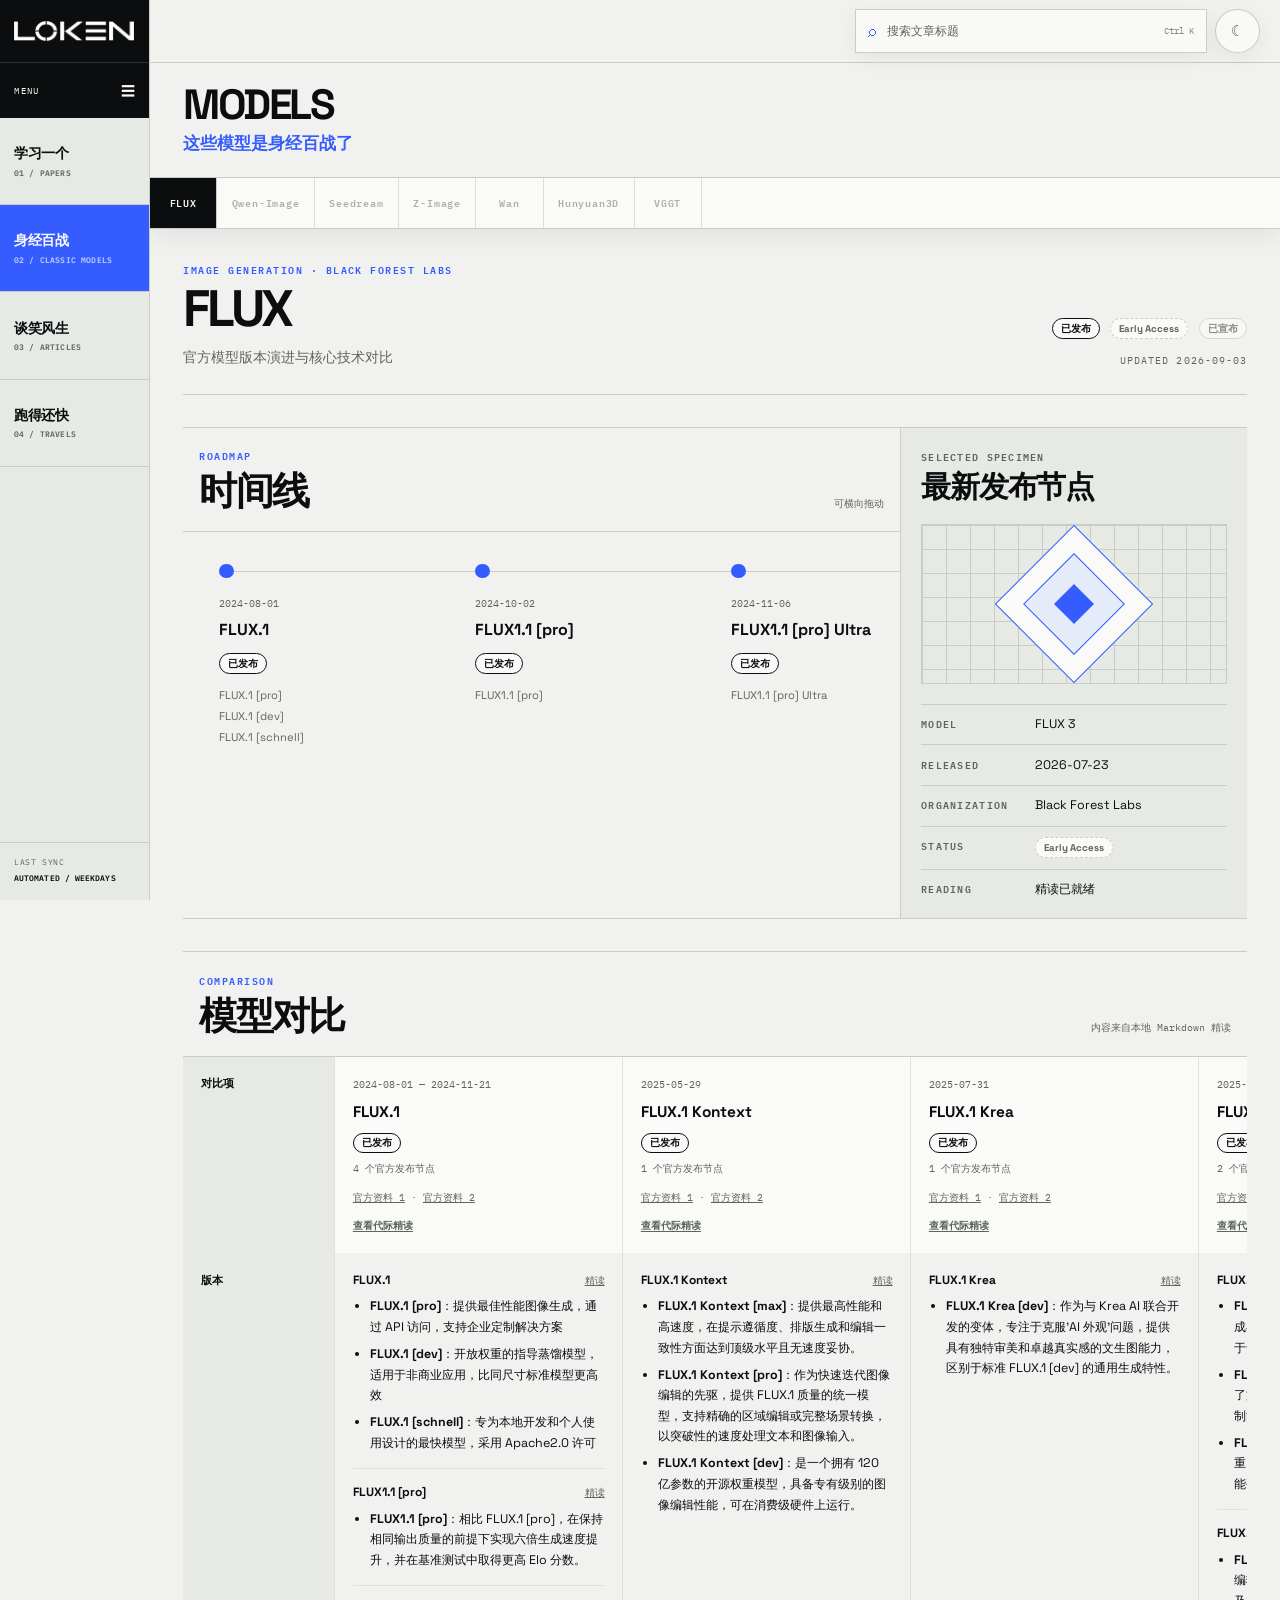
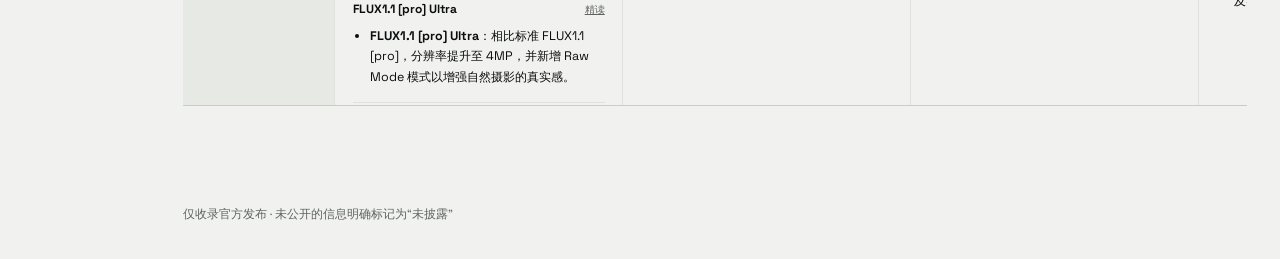
<file: docs/milestone-models/flux.html>
<!doctype html>
<html lang="zh-CN">
<head>
  <meta charset="utf-8">
  <meta name="viewport" content="width=device-width, initial-scale=1">
  <meta name="description" content="FLUX 官方模型版本时间线与技术对比。">
  <title>FLUX · 身经百战</title>
  <script>
    (() => {
      document.documentElement.classList.add("js");
      let theme = null;
      let contextOpen = null;
      try {
        theme = window.localStorage.getItem("arxiv-theme");
        contextOpen = window.localStorage.getItem("togos-secondary-sidebar-collapsed");
      } catch (error) { /* Storage can be unavailable. */ }
      if (theme !== "light" && theme !== "dark") {
        theme = window.matchMedia("(prefers-color-scheme: dark)").matches ? "dark" : "light";
      }
      document.documentElement.dataset.theme = theme;
      if (contextOpen === "false") document.documentElement.dataset.contextOpen = "true";
    })();
  </script>
  <link rel="stylesheet" href="../assets/css/site.css?v=12">
  <script src="../assets/js/site-shell.js?v=12" defer></script>
  <script src="../assets/js/search-core.js?v=12" defer></script>
  <script src="../assets/js/search.js?v=12" defer></script>
  <script src="../assets/js/sidebar.js?v=12" defer></script>
</head>
<body data-site-root="../" data-active-section="milestones" class="milestone-page">
  <header class="site-utility" aria-label="页面工具">
    <button class="sidebar-toggle" type="button" aria-controls="navigation-shell" aria-expanded="false">
      <span aria-hidden="true" data-sidebar-toggle-icon>☰</span><span data-sidebar-toggle-label>导航</span>
    </button>
    <div class="site-search" data-search-root>
      <label class="site-search-field" for="search-input">
        <span aria-hidden="true">⌕</span>
        <input id="search-input" type="search" placeholder="搜索文章标题"
               aria-label="搜索文章标题" role="combobox"
               autocomplete="off" aria-autocomplete="list" aria-controls="search-results" aria-expanded="false">
        <kbd aria-hidden="true">Ctrl K</kbd>
      </label>
      <div class="search-popover" data-search-popover hidden>
        <p class="search-status" data-search-status aria-live="polite">输入标题关键词开始搜索</p>
        <div id="search-results" class="search-results" data-search-results role="listbox"></div>
      </div>
    </div>
    <button class="theme-toggle" type="button" aria-label="切换颜色主题" aria-pressed="false">
      <span data-theme-icon aria-hidden="true"></span>
    </button>
  </header>
  <div class="sidebar-scrim" data-sidebar-close></div>
<div class="navigation-shell" id="navigation-shell">
  <button class="navigation-close" type="button" data-navigation-close
          aria-label="关闭导航" hidden>×</button>
  <aside class="primary-sidebar" aria-label="知识主题">
    <a class="primary-brand" href="../index.html" aria-label="LOKEN 首页"><img class="brand-logo" src="../assets/images/loken-logo.png" width="1990" height="329" alt=""></a>
    <div class="primary-menu" aria-hidden="true"><span>MENU</span><span>☰</span></div>
    <nav class="primary-navigation" aria-label="知识主题">
      <a class="primary-nav-item" href="../index.html"><span class="primary-nav-copy"><span class="primary-nav-label">学习一个</span><span class="primary-nav-meta">01 / PAPERS</span></span></a>
      <a class="primary-nav-item is-active" href="../milestone-models/flux.html" aria-current="page"><span class="primary-nav-copy"><span class="primary-nav-label">身经百战</span><span class="primary-nav-meta">02 / CLASSIC MODELS</span></span></a>
      <a class="primary-nav-item" href="../writings/index.html"><span class="primary-nav-copy"><span class="primary-nav-label">谈笑风生</span><span class="primary-nav-meta">03 / ARTICLES</span></span></a>
      <a class="primary-nav-item" href="../journeys/index.html"><span class="primary-nav-copy"><span class="primary-nav-label">跑得还快</span><span class="primary-nav-meta">04 / TRAVELS</span></span></a>
    </nav>
    <div class="primary-sidebar-status"><span>LAST SYNC</span><strong>AUTOMATED / WEEKDAYS</strong></div>
  </aside>
</div>
  <main class="page-content" id="top">
    <div class="section-sticky-header">
    <header class="milestone-hero section-header">
      <div class="section-intro">
        <h1 class="section-intro-title" id="section-milestones-title">MODELS</h1>
        <p class="section-intro-description">这些模型是身经百战了</p>
      </div>
    </header>
<nav class="context-strip" aria-label="模型系列">
    <a class="context-strip-link is-active" href="flux.html" aria-current="location">FLUX</a>
    <span class="context-strip-link is-disabled" aria-disabled="true">Qwen-Image</span>
    <span class="context-strip-link is-disabled" aria-disabled="true">Seedream</span>
    <span class="context-strip-link is-disabled" aria-disabled="true">Z-Image</span>
    <span class="context-strip-link is-disabled" aria-disabled="true">Wan</span>
    <span class="context-strip-link is-disabled" aria-disabled="true">Hunyuan3D</span>
    <span class="context-strip-link is-disabled" aria-disabled="true">VGGT</span>
  </nav>
    </div>
    <div class="milestone-workspace">
      <header class="milestone-family-header">
      <div class="milestone-title-block">
        <p>Image Generation · Black Forest Labs</p>
        <h2>FLUX</h2>
        <span>官方模型版本演进与核心技术对比</span>
      </div>
      <div class="milestone-hero-meta">
        <ul class="status-legend" aria-label="发布状态图例"><li><span class="release-status status-released">已发布</span><span>已发布</span></li><li><span class="release-status status-early-access">Early Access</span><span>Early Access</span></li><li><span class="release-status status-announced">已宣布</span><span>已宣布</span></li></ul>
        <p>Updated 2026-09-03</p>
      </div>
      </header>
      <div class="milestone-overview">
<section class="milestone-panel timeline-panel" aria-labelledby="timeline-heading">
  <div class="milestone-panel-heading">
    <div><p>ROADMAP</p><h2 id="timeline-heading">时间线</h2></div>
    <span>可横向拖动</span>
  </div>
  <div class="milestone-timeline-viewport" data-drag-scroll tabindex="0" aria-label="FLUX 时间线，使用左右方向键或拖动浏览">
    <ol class="milestone-timeline">
      <li class="timeline-release status-released">
        <span class="timeline-dot" aria-hidden="true"></span>
        <time datetime="2024-08-01">2024-08-01</time>
        <h3>FLUX.1</h3>
        <span class="release-status status-released">已发布</span>
        <ul><li>FLUX.1 [pro]</li><li>FLUX.1 [dev]</li><li>FLUX.1 [schnell]</li></ul>
      </li>
      <li class="timeline-release status-released">
        <span class="timeline-dot" aria-hidden="true"></span>
        <time datetime="2024-10-02">2024-10-02</time>
        <h3>FLUX1.1 [pro]</h3>
        <span class="release-status status-released">已发布</span>
        <ul><li>FLUX1.1 [pro]</li></ul>
      </li>
      <li class="timeline-release status-released">
        <span class="timeline-dot" aria-hidden="true"></span>
        <time datetime="2024-11-06">2024-11-06</time>
        <h3>FLUX1.1 [pro] Ultra</h3>
        <span class="release-status status-released">已发布</span>
        <ul><li>FLUX1.1 [pro] Ultra</li></ul>
      </li>
      <li class="timeline-release status-released">
        <span class="timeline-dot" aria-hidden="true"></span>
        <time datetime="2024-11-21">2024-11-21</time>
        <h3>FLUX.1 Tools</h3>
        <span class="release-status status-released">已发布</span>
        <ul><li>FLUX.1 Fill</li><li>FLUX.1 Depth</li><li>FLUX.1 Canny</li><li>FLUX.1 Redux</li></ul>
      </li>
      <li class="timeline-release status-released">
        <span class="timeline-dot" aria-hidden="true"></span>
        <time datetime="2025-05-29">2025-05-29</time>
        <h3>FLUX.1 Kontext</h3>
        <span class="release-status status-released">已发布</span>
        <ul><li>FLUX.1 Kontext [max]</li><li>FLUX.1 Kontext [pro]</li><li>FLUX.1 Kontext [dev]</li></ul>
      </li>
      <li class="timeline-release status-released">
        <span class="timeline-dot" aria-hidden="true"></span>
        <time datetime="2025-07-31">2025-07-31</time>
        <h3>FLUX.1 Krea</h3>
        <span class="release-status status-released">已发布</span>
        <ul><li>FLUX.1 Krea [dev]</li></ul>
      </li>
      <li class="timeline-release status-released">
        <span class="timeline-dot" aria-hidden="true"></span>
        <time datetime="2025-11-25">2025-11-25</time>
        <h3>FLUX.2</h3>
        <span class="release-status status-released">已发布</span>
        <ul><li>FLUX.2 [pro]</li><li>FLUX.2 [flex]</li><li>FLUX.2 [dev]</li></ul>
      </li>
      <li class="timeline-release status-released">
        <span class="timeline-dot" aria-hidden="true"></span>
        <time datetime="2025-12-16">2025-12-16</time>
        <h3>FLUX.2 [max]</h3>
        <span class="release-status status-released">已发布</span>
        <ul><li>FLUX.2 [max]</li></ul>
      </li>
      <li class="timeline-release status-released">
        <span class="timeline-dot" aria-hidden="true"></span>
        <time datetime="2026-01-15">2026-01-15</time>
        <h3>FLUX.2 [klein]</h3>
        <span class="release-status status-released">已发布</span>
        <ul><li>FLUX.2 [klein] 4B</li><li>FLUX.2 [klein] 9B</li><li>FLUX.2 [klein] Base</li></ul>
      </li>
      <li class="timeline-release status-early-access">
        <span class="timeline-dot" aria-hidden="true"></span>
        <time datetime="2026-07-23">2026-07-23</time>
        <h3>FLUX 3</h3>
        <span class="release-status status-early-access">Early Access</span>
        <ul><li>FLUX 3 Video · Early Access</li><li>FLUX 3 Image · Announced</li><li>FLUX 3 Action · Announced</li><li>FLUX 3 Dev · Announced</li></ul>
      </li>
    </ol>
  </div>
</section>
<section class="model-specimen" aria-labelledby="model-specimen-heading">
  <div class="model-specimen-heading">
    <p>SELECTED SPECIMEN</p>
    <h2 id="model-specimen-heading">最新发布节点</h2>
  </div>
  <div class="model-specimen-graphic" aria-hidden="true">
    <span></span><span></span><span></span>
  </div>
  <dl class="model-specimen-data">
    <div><dt>MODEL</dt><dd>FLUX 3</dd></div>
    <div><dt>RELEASED</dt><dd><time datetime="2026-07-23">2026-07-23</time></dd></div>
    <div><dt>ORGANIZATION</dt><dd>Black Forest Labs</dd></div>
    <div><dt>STATUS</dt><dd><span class="release-status status-early-access">Early Access</span></dd></div>
    <div><dt>READING</dt><dd>精读已就绪</dd></div>
  </dl>
</section>
      </div>
<section class="milestone-panel comparison-panel" aria-labelledby="comparison-heading">
  <div class="milestone-panel-heading">
    <div><p>COMPARISON</p><h2 id="comparison-heading">模型对比</h2></div>
    <span>内容来自本地 Markdown 精读</span>
  </div>
  <div class="milestone-table-scroll">
    <table class="milestone-comparison-table">
      <thead><tr><th scope="col">对比项</th>
        <th scope="col" class="milestone-version-heading">
          <time datetime="2024-08-01">2024-08-01 — 2024-11-21</time>
          <strong>FLUX.1</strong>
          <span class="release-status status-released">已发布</span>
          <span class="milestone-release-count">4 个官方发布节点</span>
          <div class="milestone-source-links"><a href="https://bfl.ai/blog/24-08-01-bfl" target="_blank" rel="noopener">官方资料 1</a> · <a href="https://github.com/black-forest-labs/flux" target="_blank" rel="noopener">官方资料 2</a></div>
          <a class="milestone-note-link" href="flux-notes.html#milestone-flux-1">查看代际精读</a>
        </th>
        <th scope="col" class="milestone-version-heading">
          <time datetime="2025-05-29">2025-05-29</time>
          <strong>FLUX.1 Kontext</strong>
          <span class="release-status status-released">已发布</span>
          <span class="milestone-release-count">1 个官方发布节点</span>
          <div class="milestone-source-links"><a href="https://arxiv.org/abs/2506.15742" target="_blank" rel="noopener">官方资料 1</a> · <a href="https://bfl.ai/models/flux-kontext" target="_blank" rel="noopener">官方资料 2</a></div>
          <a class="milestone-note-link" href="flux-notes.html#milestone-flux-1-kontext">查看代际精读</a>
        </th>
        <th scope="col" class="milestone-version-heading">
          <time datetime="2025-07-31">2025-07-31</time>
          <strong>FLUX.1 Krea</strong>
          <span class="release-status status-released">已发布</span>
          <span class="milestone-release-count">1 个官方发布节点</span>
          <div class="milestone-source-links"><a href="https://bfl.ai/blog/flux-1-krea-dev" target="_blank" rel="noopener">官方资料 1</a> · <a href="https://github.com/black-forest-labs/flux" target="_blank" rel="noopener">官方资料 2</a></div>
          <a class="milestone-note-link" href="flux-notes.html#milestone-flux-1-krea">查看代际精读</a>
        </th>
        <th scope="col" class="milestone-version-heading">
          <time datetime="2025-11-25">2025-11-25 — 2025-12-16</time>
          <strong>FLUX.2</strong>
          <span class="release-status status-released">已发布</span>
          <span class="milestone-release-count">2 个官方发布节点</span>
          <div class="milestone-source-links"><a href="https://bfl.ai/models/flux-2" target="_blank" rel="noopener">官方资料 1</a> · <a href="https://github.com/black-forest-labs/flux2" target="_blank" rel="noopener">官方资料 2</a></div>
          <a class="milestone-note-link" href="flux-notes.html#milestone-flux-2">查看代际精读</a>
        </th>
        <th scope="col" class="milestone-version-heading">
          <time datetime="2026-01-15">2026-01-15</time>
          <strong>FLUX.2 [klein]</strong>
          <span class="release-status status-released">已发布</span>
          <span class="milestone-release-count">1 个官方发布节点</span>
          <div class="milestone-source-links"><a href="https://bfl.ai/blog/flux2-klein-towards-interactive-visual-intelligence" target="_blank" rel="noopener">官方资料 1</a> · <a href="https://github.com/black-forest-labs/flux2" target="_blank" rel="noopener">官方资料 2</a></div>
          <a class="milestone-note-link" href="flux-notes.html#milestone-flux-2-klein">查看代际精读</a>
        </th>
        <th scope="col" class="milestone-version-heading">
          <time datetime="2026-07-23">2026-07-23</time>
          <strong>FLUX 3</strong>
          <span class="release-status status-early-access">Early Access</span>
          <span class="milestone-release-count">1 个官方发布节点</span>
          <div class="milestone-source-links"><a href="https://bfl.ai/blog/flux-3" target="_blank" rel="noopener">官方资料 1</a> · <a href="https://bfl.ai/models/flux-3" target="_blank" rel="noopener">官方资料 2</a></div>
          <a class="milestone-note-link" href="flux-notes.html#milestone-flux-3">查看代际精读</a>
        </th>
      </tr></thead>
      <tbody>
        <tr><th scope="row">版本</th>
          <td><section class="milestone-minor-release"><header><strong>FLUX.1</strong><a href="flux-notes.html#milestone-flux-1">精读</a></header><ul>
<li><strong>FLUX.1 [pro]</strong>：提供最佳性能图像生成，通过 API 访问，支持企业定制解决方案</li>
<li><strong>FLUX.1 [dev]</strong>：开放权重的指导蒸馏模型，适用于非商业应用，比同尺寸标准模型更高效</li>
<li><strong>FLUX.1 [schnell]</strong>：专为本地开发和个人使用设计的最快模型，采用 Apache2.0 许可</li>
</ul></section><section class="milestone-minor-release"><header><strong>FLUX1.1 [pro]</strong><a href="flux-notes.html#milestone-flux-1-1-pro">精读</a></header><ul>
<li><strong>FLUX1.1 [pro]</strong>：相比 FLUX.1 [pro]，在保持相同输出质量的前提下实现六倍生成速度提升，并在基准测试中取得更高 Elo 分数。</li>
</ul></section><section class="milestone-minor-release"><header><strong>FLUX1.1 [pro] Ultra</strong><a href="flux-notes.html#milestone-flux-1-1-pro-ultra">精读</a></header><ul>
<li><strong>FLUX1.1 [pro] Ultra</strong>：相比标准 FLUX1.1 [pro]，分辨率提升至 4MP，并新增 Raw Mode 模式以增强自然摄影的真实感。</li>
</ul></section><section class="milestone-minor-release"><header><strong>FLUX.1 Tools</strong><a href="flux-notes.html#milestone-flux-1-tools">精读</a></header><ul>
<li><strong>FLUX.1 Fill</strong>：专注于图像局部重绘和扩展，支持基于文本和掩码的编辑，且未受废弃影响。</li>
<li><strong>FLUX.1 Depth</strong>：提供基于深度图的结构引导以维持构图，但已被官方宣布废弃并停止维护。</li>
<li><strong>FLUX.1 Canny</strong>：提供基于 Canny 边缘的结构引导以维持构图，但已被官方宣布废弃并停止维护。</li>
<li><strong>FLUX.1 Redux</strong>：作为适配器实现图像变体和重风格化，支持结合图像与文本提示生成，未受废弃影响。</li>
</ul></section></td>
          <td><section class="milestone-minor-release"><header><strong>FLUX.1 Kontext</strong><a href="flux-notes.html#milestone-flux-1-kontext">精读</a></header><ul>
<li><strong>FLUX.1 Kontext [max]</strong>：提供最高性能和高速度，在提示遵循度、排版生成和编辑一致性方面达到顶级水平且无速度妥协。</li>
<li><strong>FLUX.1 Kontext [pro]</strong>：作为快速迭代图像编辑的先驱，提供 FLUX.1 质量的统一模型，支持精确的区域编辑或完整场景转换，以突破性的速度处理文本和图像输入。</li>
<li><strong>FLUX.1 Kontext [dev]</strong>：是一个拥有 120 亿参数的开源权重模型，具备专有级别的图像编辑性能，可在消费级硬件上运行。</li>
</ul></section></td>
          <td><section class="milestone-minor-release"><header><strong>FLUX.1 Krea</strong><a href="flux-notes.html#milestone-flux-1-krea">精读</a></header><ul>
<li><strong>FLUX.1 Krea [dev]</strong>：作为与 Krea AI 联合开发的变体，专注于克服'AI 外观'问题，提供具有独特审美和卓越真实感的文生图能力，区别于标准 FLUX.1 [dev] 的通用生成特性。</li>
</ul></section></td>
          <td><section class="milestone-minor-release"><header><strong>FLUX.2</strong><a href="flux-notes.html#milestone-flux-2">精读</a></header><ul>
<li><strong>FLUX.2 [pro]</strong>：提供生产级的高质量图像生成与编辑，兼顾最高质量与最大速度，适用于专业工作流。</li>
<li><strong>FLUX.2 [flex]</strong>：专注于极致精度，特别优化了文本可读性、小细节保留及完整的创意控制能力。</li>
<li><strong>FLUX.2 [dev]</strong>：32B 参数版本，提供开放权重（Open Weights）和前沿性能，需高性能硬件支持，适合定制部署。</li>
</ul></section><section class="milestone-minor-release"><header><strong>FLUX.2 [max]</strong><a href="flux-notes.html#milestone-flux-2-max">精读</a></header><ul>
<li><strong>FLUX.2 [max]</strong>：定位最高性能，具备最强的编辑一致性、提示遵循能力、风格表现力以及实时网络信息整合（接地式生成）能力。</li>
</ul></section></td>
          <td><section class="milestone-minor-release"><header><strong>FLUX.2 [klein]</strong><a href="flux-notes.html#milestone-flux-2-klein">精读</a></header><ul>
<li><strong>FLUX.2 [klein] 4B</strong>：完全开源（Apache 2.0），专为消费级 GPU 和边缘部署设计，在速度、可访问性和性价比上最优。</li>
<li><strong>FLUX.2 [klein] 9B</strong>：旗舰小模型，在质量与延迟的帕累托前沿上表现最佳，支持多参考编辑，但需遵循 FLUX NCL 许可。</li>
<li><strong>FLUX.2 [klein] Base</strong>：未蒸馏的基础模型，保留完整训练信号以支持微调和高输出多样性，牺牲了部分推理速度。</li>
</ul></section></td>
          <td><section class="milestone-minor-release"><header><strong>FLUX 3</strong><a href="flux-notes.html#milestone-flux-3">精读</a></header><ul>
<li><strong>FLUX 3 Video · Early Access</strong>：当前唯一可用版本，提供视频与音频联合生成、多模态输入参考及代理式长序列编排能力，处于早期访问阶段。</li>
<li><strong>FLUX 3 Image · Announced</strong>：专注于图像合成与编辑，支持多种风格、宽高比及高分辨率，预计在未来几周内开放早期访问。</li>
<li><strong>FLUX 3 Action · Announced</strong>：通过选定合作伙伴（如 mimic robotics）提供动作预测功能，利用预训练视频骨干进行动力学感知的机器人控制，尚未公开独立访问。</li>
<li><strong>FLUX 3 Dev · Announced</strong>：提供多模态骨干网络的开源权重访问，供内容创作和动作预测研究使用，即将发布。</li>
</ul></section></td>
        </tr>
        <tr><th scope="row">训练数据</th>
          <td><p>未披露</p></td>
          <td><p>未披露</p></td>
          <td><p>未披露</p></td>
          <td><p>未披露</p></td>
          <td><p>未披露</p></td>
          <td><p>未披露</p></td>
        </tr>
        <tr><th scope="row">VAE 结构</th>
          <td><p>未披露</p></td>
          <td><p>未披露</p></td>
          <td><p>未披露</p></td>
          <td><p>FLUX.2 自编码器（autoencoder）结构较 FLUX.1 有显著改进，支持最高 4MP 分辨率输出，采用 Apache-2.0 许可开源。</p></td>
          <td><p>FLUX.2 autoencoder（相比 FLUX.1 有显著改进，Apache 2.0 开源）</p></td>
          <td><p>未披露</p></td>
        </tr>
        <tr><th scope="row">Text Encoder</th>
          <td><p>未披露</p></td>
          <td><p>未披露</p></td>
          <td><p>未披露</p></td>
          <td><p>未披露</p></td>
          <td><p>9B 变体使用 8B Qwen3 text embedder；4B 变体未披露具体名称</p></td>
          <td><p>未披露</p></td>
        </tr>
        <tr><th scope="row">生成主体网络</th>
          <td><p>12B 参数的混合多模态与并行扩散 Transformer 块架构，基于 Flow Matching 训练</p></td>
          <td><p>生成式流匹配模型（generative flow matching model），使用简单的序列拼接方法整合文本和图像输入流。</p></td>
          <td><p>未披露</p></td>
          <td><p>生成主体为 Transformer 架构，具体为 32B 参数的流匹配 Transformer 模型（flow matching transformer），支持文本到图像生成及多参考图像编辑。</p></td>
          <td><p>基于 Flow Matching 的 Transformer 架构（DiT），统一处理生成与编辑任务；未披露具体层数与注意力机制细节</p></td>
          <td><p>基于 Self-Flow 架构的统一多模态流匹配模型（Multimodal Flow Model），同时处理图像、视频和音频数据流，支持从文本、图像或视频输入生成多模态输出。</p></td>
        </tr>
        <tr><th scope="row">训练 Trick</th>
          <td><ul>
<li>flow matching</li>
<li>guidance-distillation</li>
<li>finetuned to preserve output diversity</li>
<li>rotary positional embeddings</li>
<li>parallel attention layers</li>
</ul></td>
          <td><ul>
<li>未披露</li>
</ul></td>
          <td><ul>
<li>未披露</li>
</ul></td>
          <td><ul>
<li>蒸馏</li>
<li>flow matching</li>
<li>未披露</li>
</ul></td>
          <td><ul>
<li>Step-distillation（蒸馏至 4 步推理）</li>
<li>Guidance-distillation（引导蒸馏）</li>
<li>Flow matching 训练目标</li>
<li>KV Caching（用于 9B KV 变体加速）</li>
</ul></td>
          <td><ul>
<li>Self-Flow</li>
<li>Flow Matching</li>
<li>Distillation (Draft mode)</li>
</ul></td>
        </tr>
        <tr><th scope="row">新提出的创新点</th>
          <td><ul>
<li>Flow Matching 作为包含扩散模型的通用方法</li>
<li>混合多模态与并行扩散 Transformer 块架构</li>
<li>指导蒸馏模型实现效率与质量平衡</li>
<li>微调以保留预训练的全部输出多样性</li>
</ul></td>
          <td><ul>
<li>将图像生成和编辑统一在单一架构中，无需微调即可通过简单指令进行修改。</li>
<li>通过流匹配（flow matching）方法在潜在空间（latent space）中实现上下文感知的图像生成和编辑。</li>
<li>在多轮迭代中显著改善了对象和角色的保留能力，解决了现有模型的一致性退化问题。</li>
</ul></td>
          <td><ul>
<li>引入'有观点的'（Opinionated）概念，使模型在生成过程中主动偏好特定的美学风格以对抗过度饱和。</li>
<li>通过基础模型与应用方（Krea AI）的深度协作，验证了针对下游微调（down-stream finetuning）的专用基础模型开发路径的有效性。</li>
</ul></td>
          <td><ul>
<li>将多参考图像控制（Multi-Reference Control）作为核心功能直接集成并大规模应用。</li>
<li>通过流匹配（flow matching）替代传统扩散过程，提升生成效率与质量平衡。</li>
<li>构建从 4B 到 32B 的完整模型家族，针对不同硬件和延迟需求提供差异化方案。</li>
<li>引入基于 JSON 的控制系统和提示词上采样（prompt upsampling）技术以增强推理灵活性。</li>
<li>显著增强世界知识（World Knowledge）基础，使模型更 grounded 于现实世界的逻辑、光照和空间关系。</li>
</ul></td>
          <td><ul>
<li>将多参考图像编辑能力集成到紧凑模型中，打破了以往仅大模型具备此能力的限制。</li>
<li>提出“交互式视觉智能”愿景，强调模型在实时循环迭代中的能力而非单次生成质量。</li>
<li>通过 KV 缓存技术（9B KV 变体）在保持质量的同时进一步压缩推理延迟。</li>
<li>提供 FP8 和 NVFP4 量化版本，将推理速度提升 1.6 至 2.7 倍，显存占用降低 40% 至 55%。</li>
</ul></td>
          <td><ul>
<li>将感知、模拟和执行统一在同一模型中以支持物理 AI 和内容创作。</li>
<li>利用多模态间的相互约束（如声音匹配冲击、运动遵循质量）来增强对底层现实的理解。</li>
<li>通过 Draft 模式实现低成本快速迭代与高质量最终渲染的分离。</li>
<li>支持跨模态的代理式编排（Agentic chaining），将独立片段连接为多镜头长序列。</li>
<li>原生支持视频与音频的联合生成，确保声音与物理事件及多语言对话的同步。</li>
</ul></td>
        </tr>
        <tr><th scope="row">局限性</th>
          <td><ul>
<li>FLUX.1 [dev] 仅限非商业应用</li>
<li>FLUX.1 [pro] 需通过 API 或企业联系访问</li>
<li>文本到视频模型尚未发布</li>
<li>商业使用需许可及用量追踪</li>
</ul></td>
          <td><ul>
<li>官方资料未披露具体的训练数据规模、清洗细节及标注方法。</li>
<li>未披露 VAE、Text Encoder 的具体结构及名称。</li>
<li>未披露具体的训练技巧（如 loss 函数、采样策略等）。</li>
</ul></td>
          <td><ul>
<li>未披露具体的训练数据规模、清洗与标注细节。</li>
<li>未披露 VAE、Text Encoder 及生成主干网络的具体结构参数。</li>
<li>未披露具体的训练技巧（如 Loss 函数、蒸馏策略等）。</li>
<li>作为开源权重版本，其商业使用需通过 BFL Licensing Portal 获取许可，且官方资料未明确说明是否完全免版税用于商业。</li>
</ul></td>
          <td><ul>
<li>FLUX.2 [dev] 版本需要大量显存（H100 等效 GPU），未量化版本难以在消费级硬件上直接运行。</li>
<li>FLUX.2 [dev] 仅开放非商业许可（FLUX Non-Commercial License），商业使用受限。</li>
<li>FLUX.2 [klein] 9B 版本使用非商业许可，而 4B 版本使用 Apache-2.0 许可，许可策略存在差异。</li>
<li>FLUX.2 [dev] 的推理脚本需要 considerable amount of VRAM，且官方推荐配合远程文本编码器或量化版本才能在消费级硬件（如 RTX 4090）上运行。</li>
</ul></td>
          <td><ul>
<li>Base 变体未进行蒸馏，推理约需 50 步，延迟高于 4-step 蒸馏变体。</li>
<li>9B 系列模型受限于 FLUX Non-Commercial License（NCL），商业使用需另行协商。</li>
<li>多参考图像编辑功能在 Base 变体中同样可用，但推理速度较慢。</li>
<li>官方资料未披露具体的训练数据集构成、清洗流程及标注细节。</li>
</ul></td>
          <td><ul>
<li>目前仅处于 Early Access 阶段，官方明确表示评估结果为初步的，预期在早期访问期间会有进一步改进。</li>
<li>视频生成单次最长仅支持 20 秒，长序列需通过代理式编排多个片段实现。</li>
<li>FLUX 3 Image、Action 及 Dev 版本尚未完全开放，部分能力仅限特定合作伙伴或未来发布。</li>
<li>Draft 模式仅支持 HD 分辨率，全分辨率 FHD 需额外增强步骤。</li>
<li>未公开具体的训练数据规模、清洗细节及 VAE/Text Encoder 等底层架构参数。</li>
</ul></td>
        </tr>
      </tbody>
    </table>
  </div>
</section>
    </div>
    <footer>仅收录官方发布 · 未公开的信息明确标记为“未披露”</footer>

  </main>

</body>
</html>
</file>
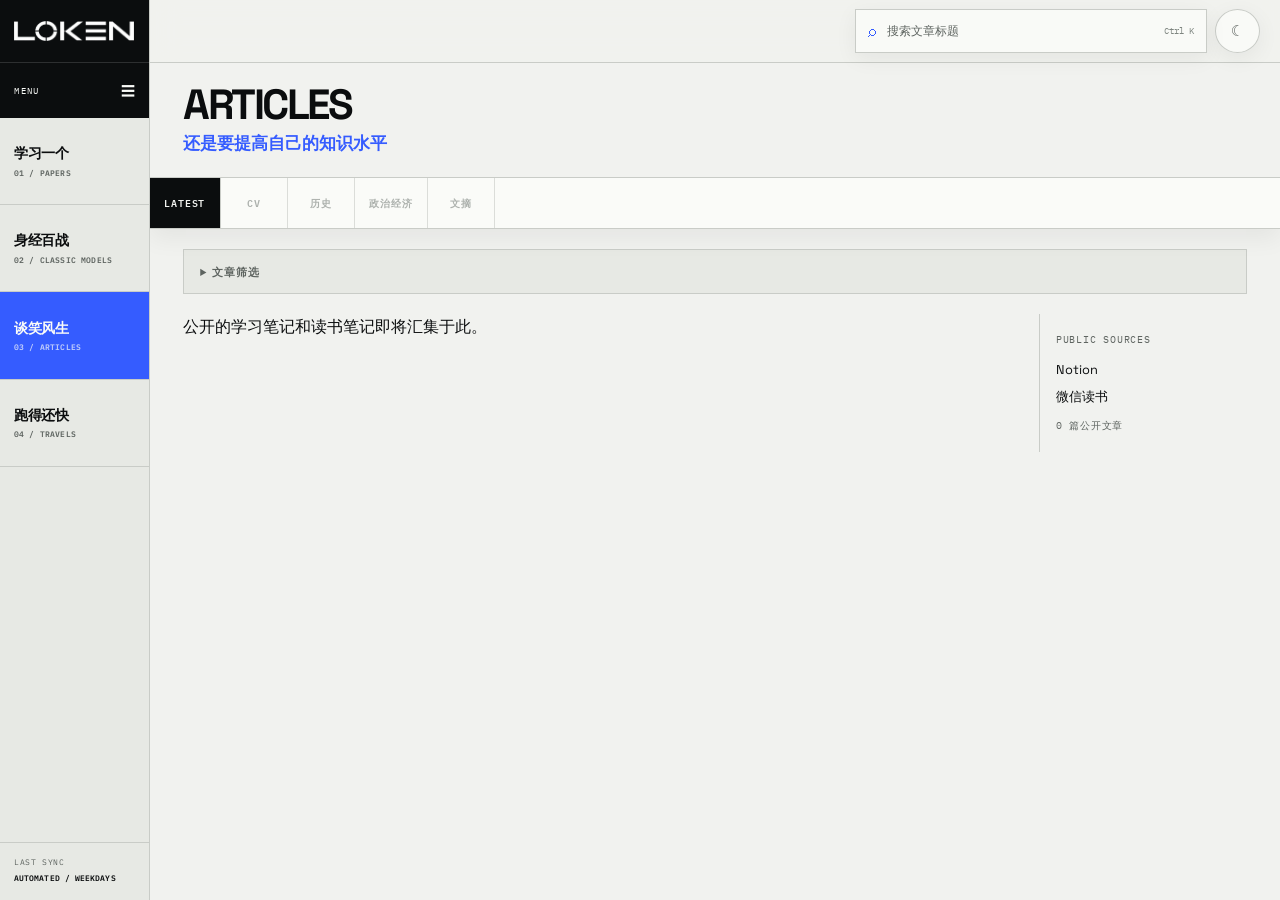
<file: docs/writings/kind/book-note.html>
<!doctype html>
<html lang="zh-CN">
<head>
  <meta charset="utf-8">
  <meta name="viewport" content="width=device-width, initial-scale=1">
  <meta name="description" content="还是要提高自己的知识水平">
  <title>谈笑风生 · LOKEN</title>
  <script>
    (() => {
      document.documentElement.classList.add("js");
      let theme = null;
      let contextOpen = null;
      try {
        theme = window.localStorage.getItem("arxiv-theme");
        contextOpen = window.localStorage.getItem("togos-secondary-sidebar-collapsed");
      } catch (error) { /* Storage can be unavailable. */ }
      if (theme !== "light" && theme !== "dark") {
        theme = window.matchMedia("(prefers-color-scheme: dark)").matches ? "dark" : "light";
      }
      document.documentElement.dataset.theme = theme;
      if (contextOpen === "false") document.documentElement.dataset.contextOpen = "true";
    })();
  </script>
  <link rel="stylesheet" href="../../assets/css/site.css?v=12">
  <script src="../../assets/js/site-shell.js?v=12" defer></script>
  <script src="../../assets/js/search-core.js?v=12" defer></script>
  <script src="../../assets/js/search.js?v=12" defer></script>
  <script src="../../assets/js/sidebar.js?v=12" defer></script>
</head>
<body data-site-root="../../" data-active-section="writings" class="writings-index-page">
  <header class="site-utility" aria-label="页面工具">
    <button class="sidebar-toggle" type="button" aria-controls="navigation-shell" aria-expanded="false">
      <span aria-hidden="true" data-sidebar-toggle-icon>☰</span><span data-sidebar-toggle-label>导航</span>
    </button>
    <div class="site-search" data-search-root>
      <label class="site-search-field" for="search-input">
        <span aria-hidden="true">⌕</span>
        <input id="search-input" type="search" placeholder="搜索文章标题"
               aria-label="搜索文章标题" role="combobox"
               autocomplete="off" aria-autocomplete="list" aria-controls="search-results" aria-expanded="false">
        <kbd aria-hidden="true">Ctrl K</kbd>
      </label>
      <div class="search-popover" data-search-popover hidden>
        <p class="search-status" data-search-status aria-live="polite">输入标题关键词开始搜索</p>
        <div id="search-results" class="search-results" data-search-results role="listbox"></div>
      </div>
    </div>
    <button class="theme-toggle" type="button" aria-label="切换颜色主题" aria-pressed="false">
      <span data-theme-icon aria-hidden="true"></span>
    </button>
  </header>
  <div class="sidebar-scrim" data-sidebar-close></div>
<div class="navigation-shell" id="navigation-shell">
  <button class="navigation-close" type="button" data-navigation-close
          aria-label="关闭导航" hidden>×</button>
  <aside class="primary-sidebar" aria-label="知识主题">
    <a class="primary-brand" href="../../index.html" aria-label="LOKEN 首页"><img class="brand-logo" src="../../assets/images/loken-logo.png" width="1990" height="329" alt=""></a>
    <div class="primary-menu" aria-hidden="true"><span>MENU</span><span>☰</span></div>
    <nav class="primary-navigation" aria-label="知识主题">
      <a class="primary-nav-item" href="../../index.html"><span class="primary-nav-copy"><span class="primary-nav-label">学习一个</span><span class="primary-nav-meta">01 / PAPERS</span></span></a>
      <a class="primary-nav-item" href="../../milestone-models/flux.html"><span class="primary-nav-copy"><span class="primary-nav-label">身经百战</span><span class="primary-nav-meta">02 / CLASSIC MODELS</span></span></a>
      <a class="primary-nav-item is-active" href="../../writings/index.html" aria-current="page"><span class="primary-nav-copy"><span class="primary-nav-label">谈笑风生</span><span class="primary-nav-meta">03 / ARTICLES</span></span></a>
      <a class="primary-nav-item" href="../../journeys/index.html"><span class="primary-nav-copy"><span class="primary-nav-label">跑得还快</span><span class="primary-nav-meta">04 / TRAVELS</span></span></a>
    </nav>
    <div class="primary-sidebar-status"><span>LAST SYNC</span><strong>AUTOMATED / WEEKDAYS</strong></div>
  </aside>
</div>
  <main class="page-content" id="top">
    <section aria-labelledby="section-writings-title">
      <div class="section-sticky-header">
      <header class="writings-hero section-header">
      <div class="section-intro">
        <h1 class="section-intro-title" id="section-writings-title">ARTICLES</h1>
        <p class="section-intro-description">还是要提高自己的知识水平</p>
      </div>
      </header>
<nav class="context-strip" aria-label="文章栏目">
    <a class="context-strip-link" href="../index.html">LATEST</a>
    <span class="context-strip-link is-disabled" aria-disabled="true">CV</span>
    <span class="context-strip-link is-disabled" aria-disabled="true">历史</span>
    <span class="context-strip-link is-disabled" aria-disabled="true">政治经济</span>
    <span class="context-strip-link is-disabled" aria-disabled="true">文摘</span>
  </nav>
      </div>
      <details class="content-tools">
        <summary>文章筛选</summary>
        <nav class="content-tools-navigation" aria-label="文章筛选">
<p class="writing-filter-heading">范围</p>
      <a class="context-filter" href="../index.html">全部文章 (0)</a>
<p class="writing-filter-heading">类型</p>
      <a class="context-filter" href="learning-note.html">学习笔记 (0)</a>
      <a class="context-filter is-active" href="book-note.html" aria-current="page">读书笔记 (0)</a>
<p class="writing-filter-heading">标签</p>
        </nav>
      </details>
      <div class="writing-editorial-layout">
      <div class="writing-editorial-stream">
        <p class="empty-section-copy">公开的学习笔记和读书笔记即将汇集于此。</p>
      </div>
      <aside class="writing-source-rail" aria-label="公开文章来源">
        <p>PUBLIC SOURCES</p>
        <ul><li>Notion</li><li>微信读书</li></ul>
        <span>0 篇公开文章</span>
      </aside>
      </div>
    </section>

  </main>

</body>
</html>
</file>
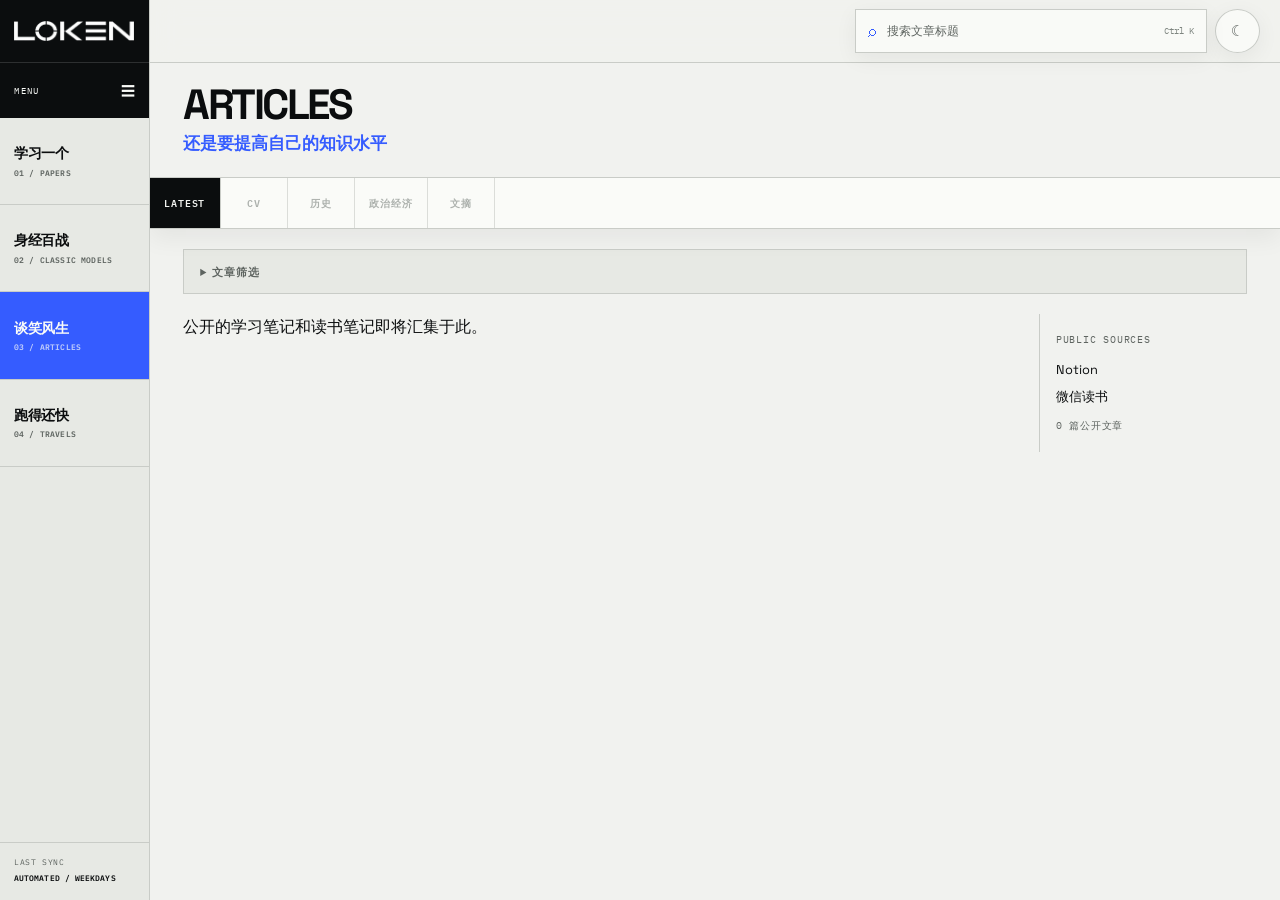
<file: docs/writings/kind/learning-note.html>
<!doctype html>
<html lang="zh-CN">
<head>
  <meta charset="utf-8">
  <meta name="viewport" content="width=device-width, initial-scale=1">
  <meta name="description" content="还是要提高自己的知识水平">
  <title>谈笑风生 · LOKEN</title>
  <script>
    (() => {
      document.documentElement.classList.add("js");
      let theme = null;
      let contextOpen = null;
      try {
        theme = window.localStorage.getItem("arxiv-theme");
        contextOpen = window.localStorage.getItem("togos-secondary-sidebar-collapsed");
      } catch (error) { /* Storage can be unavailable. */ }
      if (theme !== "light" && theme !== "dark") {
        theme = window.matchMedia("(prefers-color-scheme: dark)").matches ? "dark" : "light";
      }
      document.documentElement.dataset.theme = theme;
      if (contextOpen === "false") document.documentElement.dataset.contextOpen = "true";
    })();
  </script>
  <link rel="stylesheet" href="../../assets/css/site.css?v=12">
  <script src="../../assets/js/site-shell.js?v=12" defer></script>
  <script src="../../assets/js/search-core.js?v=12" defer></script>
  <script src="../../assets/js/search.js?v=12" defer></script>
  <script src="../../assets/js/sidebar.js?v=12" defer></script>
</head>
<body data-site-root="../../" data-active-section="writings" class="writings-index-page">
  <header class="site-utility" aria-label="页面工具">
    <button class="sidebar-toggle" type="button" aria-controls="navigation-shell" aria-expanded="false">
      <span aria-hidden="true" data-sidebar-toggle-icon>☰</span><span data-sidebar-toggle-label>导航</span>
    </button>
    <div class="site-search" data-search-root>
      <label class="site-search-field" for="search-input">
        <span aria-hidden="true">⌕</span>
        <input id="search-input" type="search" placeholder="搜索文章标题"
               aria-label="搜索文章标题" role="combobox"
               autocomplete="off" aria-autocomplete="list" aria-controls="search-results" aria-expanded="false">
        <kbd aria-hidden="true">Ctrl K</kbd>
      </label>
      <div class="search-popover" data-search-popover hidden>
        <p class="search-status" data-search-status aria-live="polite">输入标题关键词开始搜索</p>
        <div id="search-results" class="search-results" data-search-results role="listbox"></div>
      </div>
    </div>
    <button class="theme-toggle" type="button" aria-label="切换颜色主题" aria-pressed="false">
      <span data-theme-icon aria-hidden="true"></span>
    </button>
  </header>
  <div class="sidebar-scrim" data-sidebar-close></div>
<div class="navigation-shell" id="navigation-shell">
  <button class="navigation-close" type="button" data-navigation-close
          aria-label="关闭导航" hidden>×</button>
  <aside class="primary-sidebar" aria-label="知识主题">
    <a class="primary-brand" href="../../index.html" aria-label="LOKEN 首页"><img class="brand-logo" src="../../assets/images/loken-logo.png" width="1990" height="329" alt=""></a>
    <div class="primary-menu" aria-hidden="true"><span>MENU</span><span>☰</span></div>
    <nav class="primary-navigation" aria-label="知识主题">
      <a class="primary-nav-item" href="../../index.html"><span class="primary-nav-copy"><span class="primary-nav-label">学习一个</span><span class="primary-nav-meta">01 / PAPERS</span></span></a>
      <a class="primary-nav-item" href="../../milestone-models/flux.html"><span class="primary-nav-copy"><span class="primary-nav-label">身经百战</span><span class="primary-nav-meta">02 / CLASSIC MODELS</span></span></a>
      <a class="primary-nav-item is-active" href="../../writings/index.html" aria-current="page"><span class="primary-nav-copy"><span class="primary-nav-label">谈笑风生</span><span class="primary-nav-meta">03 / ARTICLES</span></span></a>
      <a class="primary-nav-item" href="../../journeys/index.html"><span class="primary-nav-copy"><span class="primary-nav-label">跑得还快</span><span class="primary-nav-meta">04 / TRAVELS</span></span></a>
    </nav>
    <div class="primary-sidebar-status"><span>LAST SYNC</span><strong>AUTOMATED / WEEKDAYS</strong></div>
  </aside>
</div>
  <main class="page-content" id="top">
    <section aria-labelledby="section-writings-title">
      <div class="section-sticky-header">
      <header class="writings-hero section-header">
      <div class="section-intro">
        <h1 class="section-intro-title" id="section-writings-title">ARTICLES</h1>
        <p class="section-intro-description">还是要提高自己的知识水平</p>
      </div>
      </header>
<nav class="context-strip" aria-label="文章栏目">
    <a class="context-strip-link" href="../index.html">LATEST</a>
    <span class="context-strip-link is-disabled" aria-disabled="true">CV</span>
    <span class="context-strip-link is-disabled" aria-disabled="true">历史</span>
    <span class="context-strip-link is-disabled" aria-disabled="true">政治经济</span>
    <span class="context-strip-link is-disabled" aria-disabled="true">文摘</span>
  </nav>
      </div>
      <details class="content-tools">
        <summary>文章筛选</summary>
        <nav class="content-tools-navigation" aria-label="文章筛选">
<p class="writing-filter-heading">范围</p>
      <a class="context-filter" href="../index.html">全部文章 (0)</a>
<p class="writing-filter-heading">类型</p>
      <a class="context-filter is-active" href="learning-note.html" aria-current="page">学习笔记 (0)</a>
      <a class="context-filter" href="book-note.html">读书笔记 (0)</a>
<p class="writing-filter-heading">标签</p>
        </nav>
      </details>
      <div class="writing-editorial-layout">
      <div class="writing-editorial-stream">
        <p class="empty-section-copy">公开的学习笔记和读书笔记即将汇集于此。</p>
      </div>
      <aside class="writing-source-rail" aria-label="公开文章来源">
        <p>PUBLIC SOURCES</p>
        <ul><li>Notion</li><li>微信读书</li></ul>
        <span>0 篇公开文章</span>
      </aside>
      </div>
    </section>

  </main>

</body>
</html>
</file>
<file: docs/assets/css/site.css>
@font-face {
  font-family: "Space Grotesk";
  src: url("../fonts/space-grotesk-latin.woff2") format("woff2");
  font-style: normal;
  font-weight: 300 700;
  font-display: swap;
}
@font-face {
  font-family: "IBM Plex Mono";
  src: url("../fonts/ibm-plex-mono-latin-400.woff2") format("woff2");
  font-style: normal;
  font-weight: 400;
  font-display: swap;
}
@font-face {
  font-family: "IBM Plex Mono";
  src: url("../fonts/ibm-plex-mono-latin-600.woff2") format("woff2");
  font-style: normal;
  font-weight: 600;
  font-display: swap;
}

:root {
  color-scheme: light;
  --void: #0B0D0E;
  --carbon: #15181A;
  --gallery: #F1F2EF;
  --white: #FAFBF8;
  --grid: #C9CCC7;
  --signal-blue: #355CFF;
  --live-mint: #A8FFDF;
  --error: #9D1F18;
  --canvas: var(--gallery);
  --surface: var(--white);
  --surface-muted: #e7e9e4;
  --text: var(--void);
  --muted: #5e6460;
  --muted-strong: #7e8580;
  --line: var(--grid);
  --row-line: #dfe1dc;
  --accent: var(--signal-blue);
  --accent-soft: rgba(53, 92, 255, .1);
  --hover: rgba(11, 13, 14, .045);
  --row-hover: rgba(53, 92, 255, .055);
  --rail: var(--void);
  --rail-text: var(--white);
  --rail-muted: #aeb4af;
  --rail-line: rgba(255, 255, 255, .14);
  --scrim: rgba(11, 13, 14, .48);
  --shadow: 0 1rem 3rem rgba(11, 13, 14, .12);
  --sans: "Space Grotesk", "PingFang SC", "Microsoft YaHei", "Noto Sans CJK SC", system-ui, -apple-system, BlinkMacSystemFont, "Segoe UI", sans-serif;
  --serif: "Source Han Serif SC", "Noto Serif SC", "Songti SC", "Iowan Old Style", serif;
  --mono: "IBM Plex Mono", "SFMono-Regular", Consolas, "Liberation Mono", monospace;
  --primary-sidebar-width: 9.375rem;
  --context-drawer-width: 17.5rem;
  --utility-height: 3.875rem;
  --section-sticky-offset: var(--utility-height);
  --section-sticky-height: 10.25rem;
  --navigation-width: var(--primary-sidebar-width);
}

:root[data-theme="dark"] {
  color-scheme: dark;
  --canvas: var(--void);
  --surface: var(--carbon);
  --surface-muted: #101315;
  --text: var(--gallery);
  --muted: #aeb4af;
  --muted-strong: #7e8580;
  --line: #343936;
  --row-line: #272c29;
  --accent: #7897ff;
  --accent-soft: rgba(120, 151, 255, .12);
  --error: #FF8F86;
  --hover: rgba(241, 242, 239, .055);
  --row-hover: rgba(120, 151, 255, .08);
  --rail: #060708;
  --rail-text: var(--white);
  --rail-muted: #9da39e;
  --rail-line: rgba(255, 255, 255, .11);
  --scrim: rgba(0, 0, 0, .72);
  --shadow: 0 1.25rem 4rem rgba(0, 0, 0, .42);
}

* { box-sizing: border-box; }
html { scroll-behavior: smooth; scroll-padding-top: calc(var(--section-sticky-offset) + var(--section-sticky-height) + 1rem); }
body {
  margin: 0;
  background: var(--canvas);
  color: var(--text);
  font-family: var(--sans);
  font-size: 1rem;
  line-height: 1.65;
  text-rendering: optimizeLegibility;
}
a { color: inherit; }
button, input, summary { font: inherit; }
button, summary { cursor: pointer; }
img { max-width: 100%; }
.visually-hidden {
  position: absolute !important;
  width: 1px !important;
  height: 1px !important;
  padding: 0 !important;
  overflow: hidden !important;
  clip: rect(0, 0, 0, 0) !important;
  white-space: nowrap !important;
  border: 0 !important;
}

/* Shared knowledge exhibit shell. */
.navigation-shell {
  position: fixed;
  inset: 0 auto 0 0;
  z-index: 40;
  width: var(--navigation-width);
}
.navigation-close { display: none; }
:root:not(.js) .navigation-shell { position: static; width: 100%; }
:root:not(.js) .primary-sidebar { min-height: 0; }
:root:not(.js) .page-content { margin-left: 0; }
.primary-sidebar {
  display: flex;
  width: 100%;
  min-height: 100%;
  min-width: 0;
  flex-direction: column;
  overflow: hidden;
  border-right: 1px solid var(--line);
  background: var(--surface-muted);
  color: var(--text);
}
.primary-brand {
  display: inline-flex;
  min-height: var(--utility-height);
  align-items: center;
  width: 100%;
  flex: 0 0 auto;
  padding: 0 .875rem;
  background: var(--rail);
  text-decoration: none;
}
.brand-logo {
  display: block;
  width: min(100%, 7.5rem);
  height: auto;
  filter: invert(1);
}
.primary-menu {
  display: flex;
  min-height: 3.5rem;
  flex: 0 0 auto;
  align-items: center;
  justify-content: space-between;
  border-top: 1px solid var(--rail-line);
  background: var(--rail);
  color: var(--rail-text);
  padding: 0 .9rem;
  font-family: var(--mono);
  font-size: .58rem;
  letter-spacing: .12em;
}
.primary-menu span:last-child { font-size: .9rem; letter-spacing: 0; }
.primary-navigation { display: grid; flex: 0 0 auto; }
.primary-nav-item {
  display: grid;
  min-height: 5.45rem;
  grid-template-columns: minmax(0, 1fr);
  align-items: center;
  border-bottom: 1px solid var(--line);
  color: var(--text);
  padding: .9rem .875rem;
  text-decoration: none;
  transition: color .16s ease, background-color .16s ease;
}
.primary-nav-copy { display: grid; gap: .35rem; min-width: 0; }
.primary-nav-meta { color: var(--muted); font-family: var(--mono); font-size: .5rem; font-weight: 600; letter-spacing: .02em; line-height: 1.25; white-space: nowrap; }
.primary-nav-label { font-size: .9rem; font-weight: 720; letter-spacing: -.02em; line-height: 1.25; white-space: nowrap; }
.primary-nav-item:hover { background: var(--hover); }
.primary-nav-item.is-active { background: var(--signal-blue); color: var(--white); }
.primary-nav-item.is-active .primary-nav-label { font-weight: 800; }
.primary-nav-item.is-active .primary-nav-meta { color: rgba(250, 251, 248, .72); }
.primary-sidebar-status {
  display: grid;
  gap: .2rem;
  margin-top: auto;
  border-top: 1px solid var(--line);
  padding: .9rem .875rem 1rem;
  color: var(--muted);
  font-family: var(--mono);
  font-size: .5rem;
  line-height: 1.45;
  letter-spacing: .08em;
}
.primary-sidebar-status strong { color: var(--text); font-size: .52rem; font-weight: 600; letter-spacing: .01em; }

.context-drawer {
  min-width: 0;
  overflow-y: auto;
  background: var(--surface-muted);
  color: var(--text);
  scrollbar-width: thin;
}
.js .context-drawer {
  position: absolute;
  top: var(--utility-height);
  bottom: 0;
  left: 100%;
  z-index: 35;
  width: var(--context-drawer-width);
  border-right: 1px solid var(--line);
  box-shadow: var(--shadow);
  visibility: hidden;
  opacity: 0;
  pointer-events: none;
  transform: translateX(.75rem);
  transition: opacity .16s ease, transform .2s ease, visibility 0s linear .2s;
}
.js[data-context-open="true"] .context-drawer {
  visibility: visible;
  opacity: 1;
  pointer-events: auto;
  transform: translateX(0);
  transition-delay: 0s;
}
.context-drawer-header {
  position: sticky;
  top: 0;
  z-index: 1;
  display: flex;
  min-height: 3.875rem;
  align-items: center;
  justify-content: space-between;
  border-bottom: 1px solid var(--line);
  background: color-mix(in srgb, var(--surface-muted) 94%, transparent);
  padding-left: 1.15rem;
  color: var(--text);
  font-family: var(--mono);
  font-size: .68rem;
  font-weight: 600;
  letter-spacing: .12em;
}
.context-drawer-header button {
  display: grid;
  width: 3.875rem;
  min-height: 3.875rem;
  place-items: center;
  border: 0;
  border-left: 1px solid var(--line);
  background: transparent;
  color: var(--muted);
  font-family: var(--mono);
  font-size: 1.2rem;
}
.context-drawer-header button:hover { background: var(--hover); color: var(--text); }
.context-navigation { padding: 1.25rem 1rem 2.5rem; }
.context-scrim { display: none; }
.js[data-context-open="true"] .context-scrim {
  position: fixed;
  inset: var(--utility-height) 0 0 var(--primary-sidebar-width);
  z-index: 34;
  display: block;
  background: var(--scrim);
}

/* Context navigation retains the pre-existing semantic link markup. */
.context-drawer .sidebar-actions { display: flex; flex-wrap: wrap; gap: .4rem; margin-bottom: .85rem; }
.context-drawer .sidebar-actions button {
  min-height: 2rem;
  border: 1px solid var(--line);
  border-radius: .25rem;
  background: var(--surface);
  color: var(--muted);
  padding: .25rem .6rem;
  font-size: .68rem;
}
.context-drawer .sidebar-actions button:hover { border-color: var(--muted); color: var(--text); }
.context-navigation .archive-nav details, .context-navigation details { margin: .18rem 0; }
.context-navigation .archive-nav summary, .context-navigation .archive-nav a,
.context-navigation summary, .context-navigation a {
  display: flex;
  align-items: center;
  justify-content: space-between;
  gap: .5rem;
  border-radius: .25rem;
  text-decoration: none;
}
.context-navigation .archive-nav summary, .context-navigation summary { padding: .48rem .5rem; }
.context-navigation .archive-nav summary:hover, .context-navigation .archive-nav a:hover,
.context-navigation summary:hover, .context-navigation a:hover { background: var(--hover); }
.context-navigation .nav-theme > summary { color: var(--text); font-size: .9rem; font-weight: 720; }
.context-navigation .nav-subtopic { margin-left: .55rem !important; border-left: 1px solid var(--line); padding-left: .3rem; }
.context-navigation .nav-subtopic > summary { color: var(--text); font-size: .8rem; }
.context-navigation .nav-year { margin-left: .72rem !important; }
.context-navigation .nav-year > summary { color: var(--muted); font-size: .73rem; }
.context-navigation .nav-year ul { margin: .1rem 0 .5rem .55rem; border-left: 1px solid var(--line); padding: 0 0 0 .4rem; list-style: none; }
.context-navigation .nav-year a { padding: .27rem .45rem; color: var(--muted); font-size: .7rem; }
.context-navigation .nav-count { color: var(--muted-strong); font-family: var(--mono); font-size: .62rem; font-variant-numeric: tabular-nums; }

/* Legacy context selectors stay supported for theme renderers. */
.sidebar-actions { display: flex; flex-wrap: wrap; gap: .4rem; margin-bottom: .85rem; }
.sidebar-actions button {
  min-height: 2rem;
  border: 1px solid var(--line);
  border-radius: .25rem;
  background: var(--surface);
  color: var(--muted);
  padding: .25rem .6rem;
  font-size: .68rem;
}
.sidebar-actions button:hover { border-color: var(--muted); color: var(--text); }
.archive-nav details { margin: .18rem 0; }
.archive-nav summary, .archive-nav a {
  display: flex;
  align-items: center;
  justify-content: space-between;
  gap: .5rem;
  border-radius: .25rem;
  text-decoration: none;
}
.archive-nav summary { padding: .48rem .5rem; }
.archive-nav summary:hover, .archive-nav a:hover { background: var(--hover); }
.nav-theme > summary { color: var(--text); font-size: .9rem; font-weight: 720; }
.nav-subtopic { margin-left: .55rem !important; border-left: 1px solid var(--line); padding-left: .3rem; }
.nav-subtopic > summary { color: var(--text); font-size: .8rem; }
.nav-year { margin-left: .72rem !important; }
.nav-year > summary { color: var(--muted); font-size: .73rem; }
.nav-year ul { margin: .1rem 0 .5rem .55rem; border-left: 1px solid var(--line); padding: 0 0 0 .4rem; list-style: none; }
.nav-year a { padding: .27rem .45rem; color: var(--muted); font-size: .7rem; }
.nav-count { color: var(--muted-strong); font-family: var(--mono); font-size: .62rem; font-variant-numeric: tabular-nums; }
.context-overview, .context-filter {
  display: block;
  margin: .12rem 0;
  border-left: 2px solid transparent;
  border-radius: 0 .25rem .25rem 0;
  padding: .48rem .55rem;
  color: var(--muted);
  font-size: .8rem;
  text-decoration: none;
}
.context-overview:hover, .context-filter:hover { background: var(--hover); color: var(--text); }
.context-overview.is-active, .context-filter.is-active { border-left-color: var(--accent); background: var(--accent-soft); color: var(--text); font-weight: 720; }

.page-content { min-width: 0; min-height: 100vh; margin-left: var(--navigation-width); padding-top: var(--utility-height); }
.site-utility {
  position: fixed;
  top: 0;
  right: 0;
  left: var(--primary-sidebar-width);
  z-index: 45;
  display: flex;
  min-height: var(--utility-height);
  align-items: stretch;
  justify-content: flex-end;
  border-bottom: 1px solid var(--line);
  background: color-mix(in srgb, var(--canvas) 94%, transparent);
  gap: .5rem;
  padding: .55rem 1.25rem;
  backdrop-filter: blur(14px);
}
.sidebar-toggle, .theme-toggle { min-height: 44px; border: 1px solid var(--line); background: color-mix(in srgb, var(--surface) 92%, transparent); color: var(--muted); box-shadow: 0 .35rem 1.4rem rgba(11, 13, 14, .06); }
.sidebar-toggle { display: none; }
.theme-toggle { display: grid; width: 2.8rem; place-items: center; border-radius: 50%; font-size: .95rem; }
.theme-toggle:hover, .sidebar-toggle:hover, .context-toggle:hover { background: var(--hover); color: var(--text); }
.site-search { position: relative; width: min(22rem, 42vw); }
.site-search-field {
  display: flex;
  height: 2.75rem;
  align-items: center;
  gap: .55rem;
  border: 1px solid var(--line);
  background: color-mix(in srgb, var(--surface) 94%, transparent);
  box-shadow: 0 .35rem 1.4rem rgba(11, 13, 14, .06);
  color: var(--muted);
  padding: 0 .75rem;
  backdrop-filter: blur(14px);
}
.site-search-field > span { color: var(--accent); font-size: 1rem; line-height: 1; }
.site-search-field input { width: 100%; min-width: 0; border: 0; outline: 0; background: transparent; color: var(--text); font-size: .78rem; }
.site-search-field input::placeholder { color: var(--muted); opacity: 1; }
.site-search-field:focus-within { border-color: var(--accent); box-shadow: 0 0 0 2px var(--accent-soft); }
.site-search-field kbd { color: var(--muted-strong); font-family: var(--mono); font-size: .58rem; white-space: nowrap; }
.search-popover { position: absolute; top: calc(100% + .45rem); right: 0; left: 0; max-height: min(32rem, calc(100vh - 6rem)); overflow-y: auto; border: 1px solid var(--line); background: var(--surface); box-shadow: var(--shadow); }
.search-status { margin: 0; border-bottom: 1px solid var(--row-line); padding: .7rem .85rem; color: var(--muted); font-family: var(--mono); font-size: .62rem; }
.search-results { padding: .35rem; }
.search-result-group + .search-result-group { border-top: 1px solid var(--row-line); }
.search-result-group > p { margin: 0; padding: .7rem .5rem .35rem; color: var(--muted); font-family: var(--mono); font-size: .6rem; font-weight: 600; letter-spacing: .1em; text-transform: uppercase; }
.search-result { display: grid; gap: .25rem; border-left: 2px solid transparent; padding: .65rem .7rem; color: var(--text); text-decoration: none; }
.search-result strong { font-size: .82rem; line-height: 1.4; }
.search-result span { color: var(--muted); font-size: .64rem; }
.search-result:hover, .search-result.is-active { border-left-color: var(--accent); background: var(--accent-soft); }
.sidebar-scrim { display: none; }

.section-intro { display: grid; max-width: 52rem; gap: .45rem; }
.section-intro-title { margin: 0; font-size: clamp(2rem, 3.3vw, 3rem); font-weight: 780; letter-spacing: -.06em; line-height: .95; }
.section-intro-description { margin: 0; color: var(--accent); font-size: clamp(.92rem, 1.5vw, 1.04rem); font-weight: 620; line-height: 1.5; }
.section-sticky-header { position: sticky; top: var(--section-sticky-offset); z-index: 30; background: var(--canvas); box-shadow: 0 .65rem 1.4rem rgba(11, 13, 14, .055); }
.section-header { display: grid; min-height: 0; align-content: start; border-bottom: 1px solid var(--line); background: var(--canvas); padding: 1.4rem clamp(1.25rem, 2.6vw, 2.5rem) 1.25rem; }
.section-header > .section-intro { max-width: 52rem; gap: .45rem; margin: 0; }

.context-strip {
  display: flex;
  min-width: 0;
  min-height: 3.125rem;
  overflow-x: auto;
  border-bottom: 1px solid var(--line);
  background: var(--surface);
  scrollbar-width: none;
}
.context-strip::-webkit-scrollbar { display: none; }
.context-strip-link, .context-strip .context-toggle {
  display: inline-flex;
  min-width: 4.2rem;
  min-height: 3.125rem;
  flex: 0 0 auto;
  align-items: center;
  justify-content: center;
  border: 0;
  border-right: 1px solid var(--line);
  background: transparent;
  color: var(--muted);
  padding: 0 .9rem;
  font-family: var(--mono);
  font-size: .62rem;
  font-weight: 650;
  letter-spacing: .08em;
  text-decoration: none;
}
.context-strip-link:hover, .context-strip .context-toggle:hover { background: var(--hover); color: var(--text); }
.context-strip-link.is-active { background: var(--text); color: var(--canvas); }
.context-strip-link.is-disabled { color: var(--muted-strong); cursor: not-allowed; opacity: .62; }
.context-strip-link.is-disabled:hover { background: transparent; color: var(--muted-strong); }
.context-strip .context-toggle { position: sticky; right: 0; z-index: 2; min-width: 6.4rem; gap: .45rem; margin-left: auto; border-right: 0; border-left: 1px solid var(--line); background: var(--surface); box-shadow: -.8rem 0 1rem color-mix(in srgb, var(--surface) 85%, transparent); }
.js .topic-section:not(.is-topic-active) { display: none; }

.content-tools { margin: 1.25rem clamp(1.25rem, 2.6vw, 2.5rem); border: 1px solid var(--line); background: var(--surface-muted); }
.content-tools > summary { cursor: pointer; padding: .8rem 1rem; color: var(--muted); font-family: var(--mono); font-size: .68rem; font-weight: 700; letter-spacing: .1em; text-transform: uppercase; }
.content-tools[open] > summary { border-bottom: 1px solid var(--line); }
.content-tools-navigation { padding: .85rem 1rem 1rem; }
.content-tools-navigation .writing-filter-heading:first-child { margin-top: 0; }

/* Learning archive. */
.hero {
  grid-template-columns: minmax(0, 1fr) auto;
  grid-template-areas: "intro stats";
  align-items: end;
  gap: .45rem;
}
.hero > .section-intro { grid-area: intro; max-width: 52rem; gap: .45rem; }
.hero-stats { grid-area: stats; display: flex; align-items: end; gap: clamp(1.35rem, 2.6vw, 2.5rem); padding-bottom: .05rem; text-align: right; }
.hero-stats div { display: grid; gap: .22rem; }
.hero-stats strong { font-size: clamp(1.15rem, 2vw, 1.45rem); font-weight: 760; letter-spacing: -.055em; line-height: 1; }
.hero-stats span { color: var(--muted); font-family: var(--mono); font-size: .55rem; font-weight: 650; letter-spacing: .08em; white-space: nowrap; }
.topic-section { scroll-margin-top: calc(var(--section-sticky-offset) + var(--section-sticky-height) + 1rem); border-bottom: 1px solid var(--line); padding: clamp(2rem, 3.5vw, 3.25rem) clamp(1.25rem, 2.6vw, 2.5rem); }
.topic-header { display: grid; grid-template-columns: minmax(0, 1fr) auto; align-items: end; margin-bottom: 2rem; }
.topic-header p { grid-column: 1 / -1; margin: 0 0 .55rem; color: var(--accent); font-family: var(--mono); font-size: .64rem; font-weight: 700; letter-spacing: .15em; text-transform: uppercase; }
.topic-header h2 { margin: 0; font-size: clamp(1.7rem, 3vw, 2.4rem); font-weight: 740; letter-spacing: -.045em; line-height: 1.08; }
.topic-header > span { color: var(--muted); font-family: var(--mono); font-size: .7rem; }
.learning-workspace { display: grid; grid-template-columns: minmax(0, 1fr) minmax(20rem, 30%); align-items: start; }
.learning-archive { min-width: 0; grid-column: 1; }
.learning-archive .topic-section { max-width: none; }
[data-summary-panel-home] { display: none; }
.paper-summary-panel { position: sticky; top: calc(var(--section-sticky-offset) + var(--section-sticky-height) + .75rem); grid-column: 2; max-height: calc(100vh - var(--section-sticky-offset) - var(--section-sticky-height) - 1.5rem); min-width: 0; overflow-y: auto; border-left: 1px solid var(--line); background: var(--surface); scrollbar-width: thin; }
.paper-summary-header { position: sticky; top: 0; z-index: 1; border-bottom: 1px solid var(--line); background: var(--text); color: var(--canvas); padding: 1.15rem 1.2rem; }
.paper-summary-header::before { content: "PAPER KEY POINTS"; display: block; margin-bottom: .65rem; color: color-mix(in srgb, var(--canvas) 70%, transparent); font-family: var(--mono); font-size: .56rem; font-weight: 650; letter-spacing: .11em; }
.paper-summary-header h2 { margin: 0; font-size: 1.05rem; line-height: 1.35; }
[data-summary-content] { padding: .35rem 1.2rem 1.2rem; }
[data-summary-content] > h2 { margin: 0; border-bottom: 1px solid var(--row-line); padding: 1rem 0 .38rem; color: var(--muted); font-family: var(--mono); font-size: .62rem; font-weight: 700; letter-spacing: .08em; }
[data-summary-content] > p { margin: .55rem 0 0; font-size: .82rem; line-height: 1.65; }
[data-summary-content] > ul, [data-summary-content] > ol { margin: .55rem 0 0; padding-left: 1.15rem; }
[data-summary-content] li { margin: .35rem 0; font-size: .8rem; line-height: 1.6; }
[data-summary-content] code { font-family: var(--mono); font-size: .76em; }
[data-summary-content].has-error { color: var(--error); }
[data-summary-direct] { display: block; margin: 0 1.2rem 1.4rem; color: var(--accent); font-size: .8rem; font-weight: 700; text-decoration: none; }
[data-summary-direct][hidden] { display: none; }
[data-summary-direct]:hover { text-decoration: underline; text-underline-offset: .2em; }
.archive-year { margin: 0; border-block: 1px solid var(--line); overflow: clip; }
.archive-year + .archive-year { border-top: 0; }
.archive-year-header { display: grid; min-width: 0; grid-template-columns: auto minmax(0, 1fr) auto; align-items: center; }
.archive-year-toggle { display: flex; align-self: stretch; align-items: center; gap: .65rem; border: 0; background: transparent; color: var(--text); padding: .9rem .7rem .9rem 1rem; font-size: 1.1rem; font-weight: 750; }
.archive-year-toggle::before { content: "+"; width: .8rem; color: var(--muted); font-family: var(--mono); font-size: .9rem; font-weight: 400; }
.archive-year[data-expanded="true"] .archive-year-toggle::before { content: "−"; }
.archive-year-count { padding: 0 1rem 0 .5rem; color: var(--muted); font-family: var(--mono); font-size: .68rem; white-space: nowrap; }
.archive-month-tabs { display: flex; min-width: 0; gap: .1rem; overflow-x: auto; padding: .5rem .3rem; scrollbar-width: thin; }
.archive-month-tabs::-webkit-scrollbar { height: 3px; }
.archive-month-tabs::-webkit-scrollbar-track { background: transparent; }
.archive-month-tabs::-webkit-scrollbar-thumb { border-radius: 999px; background: var(--line); }
.archive-month-tabs button { flex: 0 0 auto; min-width: 2.45rem; border: 0; border-bottom: 2px solid transparent; background: transparent; color: var(--muted); padding: .42rem .4rem; font-size: .7rem; }
.archive-month-tabs button:not(:disabled):hover { color: var(--text); }
.archive-month-tabs button[aria-selected="true"] { border-bottom-color: var(--accent); color: var(--text); font-weight: 750; }
.archive-month-tabs button:disabled { color: var(--muted-strong); opacity: .35; cursor: not-allowed; }
.archive-month-tabs button span { margin-left: .25rem; color: var(--muted); font-family: var(--mono); font-size: .6rem; }
.archive-year-content { border-top: 1px solid var(--line); }
.js .archive-year[data-expanded="false"] .archive-year-content, .js .archive-period-panel[data-active="false"] { display: none; }
.archive-period-panel { scroll-margin-top: 1rem; }
.archive-month-panel:target { box-shadow: inset 2px 0 var(--accent); }
.archive-survey-panel:target { box-shadow: inset 2px 0 var(--accent); }
.archive-week + .archive-week { border-top: 1px solid var(--line); }
.archive-week > summary { display: flex; align-items: center; justify-content: space-between; padding: .85rem 1.1rem; color: var(--text); font-size: .84rem; }
.archive-week > summary span:last-child { color: var(--muted); font-family: var(--mono); font-size: .65rem; }
.archive-empty { margin: 0; border-block: 1px solid var(--line); padding: 1.2rem; color: var(--muted); }
.paper-tags { display: flex; flex-wrap: wrap; gap: .28rem; margin-top: .45rem; }
.paper-tag { border: 1px solid var(--line); border-radius: 999px; padding: .12rem .42rem; color: var(--muted); font-family: var(--mono); font-size: .58rem; font-weight: 600; line-height: 1.35; text-decoration: none; }
.paper-tag:hover { border-color: var(--accent); color: var(--accent); }
.table-scroll { overflow-x: auto; border-top: 1px solid var(--line); scrollbar-width: thin; }
.paper-table { width: 100%; border-collapse: collapse; font-size: .84rem; }
.paper-table th { color: var(--muted); font-family: var(--mono); font-size: .61rem; font-weight: 650; letter-spacing: .1em; text-align: left; text-transform: uppercase; }
.paper-table th, .paper-table td { border-bottom: 1px solid var(--row-line); padding: .9rem .8rem; vertical-align: top; }
.paper-table tr:last-child td { border-bottom: 0; }
.paper-table tbody tr:hover { background: var(--row-hover); }
.paper-table tr.is-summary-active td { background: color-mix(in srgb, var(--accent-soft) 62%, transparent); }
.paper-table tr.is-summary-active td:first-child { box-shadow: inset 2px 0 var(--accent); }
.paper-table th:first-child, .paper-table td:first-child { width: 7.4rem; color: var(--muted); white-space: nowrap; }
.paper-table th:last-child, .paper-table td:last-child { width: 6.4rem; white-space: nowrap; }
.paper-title { min-width: 19rem; font-weight: 650; line-height: 1.45; }
.paper-id { font-family: var(--mono); font-size: .74rem; }
.paper-id a, .paper-title a, .summary-link { text-decoration: none; }
.paper-id a:hover, .paper-title a:hover, .summary-link:hover, footer a:hover { color: var(--accent); }
.summary-link { font-weight: 700; }
.paper-summary { text-align: left; }
.summary-pending, .muted { color: var(--muted); }
footer { padding: 2.2rem clamp(1.25rem, 2.6vw, 2.5rem); color: var(--muted); font-size: .72rem; }

/* Standalone notes. */
.summary-page { min-height: 100vh; background: var(--canvas); }
.summary-page-shell { padding: clamp(2rem, 7vw, 6rem) clamp(1.25rem, 6vw, 5rem); }
.summary-topic-header { max-width: 50rem; margin: 0 auto 2.5rem; border-bottom: 1px solid var(--line); padding-bottom: 1.5rem; }
.summary-topic-header h1 { margin: .9rem 0 0; font-size: clamp(2rem, 5vw, 3.4rem); letter-spacing: -.05em; line-height: 1.05; }
.summary-back { color: var(--accent); font-size: .8rem; font-weight: 700; text-decoration: none; }
.summary-back:hover { text-decoration: underline; text-underline-offset: .2em; }
.summary-topic-list { display: grid; max-width: 50rem; margin: 0 auto; gap: 2rem; }
.summary-article { max-width: 50rem; margin: 0 auto; font-family: var(--serif); font-size: 1.02rem; line-height: 1.78; }
.summary-page .summary-article { border-bottom: 1px solid var(--line); padding: 0 0 2rem; }
.summary-article h1, .summary-article h2 { font-family: var(--sans); }
.summary-article h1 { margin: 0 0 1.25rem; font-size: clamp(1.35rem, 3vw, 1.9rem); line-height: 1.35; }
.summary-article h2 { margin: 2rem 0 .7rem; font-size: 1.15rem; }
.summary-article p, .summary-article ul { margin: .75rem 0; }
.summary-article ul { padding-left: 1.35rem; }
.summary-article a { color: var(--accent); text-underline-offset: .18em; }
.summary-topic-entry { scroll-margin-top: 1rem; }
.summary-topic-entry:target { outline: 2px solid var(--accent); outline-offset: .5rem; }

/* Deferred section placeholder. */
.empty-section { display: grid; min-height: 100vh; max-width: 58rem; align-content: center; padding: clamp(7rem, 14vw, 12rem) clamp(1.5rem, 8vw, 7rem); }
.empty-section > .section-intro { margin-bottom: 3rem; }
.empty-section h1 { margin: 0; font-size: clamp(3.2rem, 8vw, 6rem); font-weight: 780; letter-spacing: -.075em; line-height: .92; }
.empty-section > .empty-section-copy { max-width: 34rem; margin: 1.5rem 0 0; border-left: 2px solid var(--accent); padding-left: 1rem; color: var(--muted); font-size: 1rem; }

/* City Memory: an explicitly empty archive, not fabricated travel data. */
.journey-page { min-height: 100vh; }
.journey-archive { display: grid; gap: 0; padding: 0 0 4rem; }
.journey-header { grid-template-columns: minmax(0, 1fr); }
.journey-header .section-intro { max-width: 52rem; }
.journey-header > p { margin: 0; color: var(--muted); font-size: 1rem; line-height: 1.65; }
.journey-header > p:first-child { color: var(--accent); font-family: var(--mono); font-size: .65rem; font-weight: 700; letter-spacing: .14em; }
.journey-map-placeholder { display: grid; min-height: min(38rem, 62vw); grid-template-columns: minmax(0, 1fr) minmax(15rem, .35fr); margin: 2rem clamp(1.25rem, 2.6vw, 2.5rem) 0; border: 1px solid var(--line); background: var(--surface-muted); }
.journey-map-grid { position: relative; min-height: 24rem; overflow: hidden; border-right: 1px solid var(--line); background-image: linear-gradient(var(--line) 1px, transparent 1px), linear-gradient(90deg, var(--line) 1px, transparent 1px); background-size: 2.75rem 2.75rem; }
.journey-map-grid::before, .journey-map-grid::after { position: absolute; inset: 12% 8%; border: 1px solid var(--line); content: ""; }
.journey-map-grid::after { inset: 30% 0 auto; height: 1px; border: 0; border-top: 1px solid var(--line); }
.journey-world-silhouette { position: absolute; top: 22%; right: 15%; bottom: 18%; left: 13%; background: var(--text); clip-path: polygon(1% 24%, 10% 8%, 26% 11%, 33% 2%, 49% 13%, 56% 34%, 70% 28%, 87% 41%, 98% 63%, 82% 70%, 75% 91%, 59% 84%, 52% 65%, 39% 73%, 28% 94%, 14% 82%, 18% 57%, 4% 46%); opacity: .12; }
.journey-photo-contact { display: grid; align-content: end; gap: 1rem; padding: 1.25rem; }
.journey-photo-contact-surface { min-height: 18rem; border: 1px dashed var(--line); background: repeating-linear-gradient(135deg, transparent 0, transparent .75rem, var(--hover) .75rem, var(--hover) .82rem); }
.journey-photo-contact p { margin: 0; color: var(--muted); font-family: var(--mono); font-size: .7rem; line-height: 1.65; }

/* Milestone model workspace. */
.milestone-family-list { margin: .2rem 0 .6rem; padding: 0; list-style: none; }
.milestone-family-link { display: flex; align-items: center; justify-content: space-between; gap: .65rem; margin: .12rem 0; border-left: 2px solid transparent; border-radius: 0 .25rem .25rem 0; padding: .48rem .55rem; color: var(--muted); font-size: .8rem; text-decoration: none; }
.milestone-family-link:hover { background: var(--hover); color: var(--text); }
.milestone-family-link.is-active { border-left-color: var(--accent); background: var(--accent-soft); color: var(--text); font-weight: 720; }
.milestone-family-link.is-planned { color: var(--muted-strong); cursor: not-allowed; }
.milestone-page { min-height: 100vh; }
.milestone-hero { grid-template-columns: minmax(0, 1fr) auto; align-items: end; gap: .6rem 2rem; }
.milestone-hero > .section-intro { grid-column: 1 / -1; }
.milestone-title-block > p, .milestone-panel-heading p { margin: 0 0 .5rem; color: var(--accent); font-family: var(--mono); font-size: .62rem; font-weight: 700; letter-spacing: .15em; text-transform: uppercase; }
.milestone-family-header { display: grid; grid-template-columns: minmax(0, 1fr) auto; align-items: end; gap: 1.5rem; border-bottom: 1px solid var(--line); padding-bottom: 1.5rem; }
.milestone-title-block h2 { margin: 0; font-size: clamp(2.25rem, 4vw, 3.5rem); font-weight: 780; letter-spacing: -.065em; line-height: .92; }
.milestone-title-block > span { display: block; margin-top: .9rem; color: var(--muted); font-size: .88rem; }
.milestone-hero-meta { display: grid; justify-items: end; gap: .85rem; margin: 0; }
.milestone-hero-meta > p { margin: 0; color: var(--muted); font-family: var(--mono); font-size: .64rem; letter-spacing: .1em; text-transform: uppercase; }
.status-legend { display: flex; flex-wrap: wrap; justify-content: flex-end; gap: .65rem; margin: 0; padding: 0; list-style: none; }
.status-legend li { display: flex; align-items: center; gap: .35rem; color: var(--muted); font-size: .67rem; }
.status-legend li > span:last-child { display: none; }
.release-status { display: inline-flex; width: fit-content; align-items: center; border: 1px solid var(--line); border-radius: 999px; background: var(--surface); padding: .16rem .5rem; color: var(--muted); font-size: .61rem; font-weight: 720; line-height: 1.4; white-space: nowrap; }
.release-status.status-released { border-color: var(--text); color: var(--text); }
.release-status.status-early-access { border-style: dashed; }
.release-status.status-announced { opacity: .72; }
.milestone-workspace { display: grid; gap: 2rem; padding: 2rem clamp(1.25rem, 2.6vw, 2.5rem) 4rem; }
.milestone-overview { display: grid; grid-template-columns: minmax(0, 1.35fr) minmax(17rem, .65fr); min-width: 0; border-block: 1px solid var(--line); }
.milestone-overview > .timeline-panel { border: 0; border-right: 1px solid var(--line); }
.model-specimen { display: grid; align-content: start; gap: 1.25rem; padding: 1.25rem; background: var(--surface-muted); }
.model-specimen-heading p, .model-specimen-data dt { margin: 0 0 .45rem; color: var(--muted); font-family: var(--mono); font-size: .61rem; font-weight: 700; letter-spacing: .13em; }
.model-specimen-heading h2 { margin: 0; font-size: clamp(1.35rem, 2.5vw, 1.85rem); letter-spacing: -.04em; line-height: 1.1; }
.model-specimen-graphic { display: grid; min-height: 10rem; place-items: center; border: 1px solid var(--line); background-image: linear-gradient(90deg, var(--line) 1px, transparent 1px), linear-gradient(var(--line) 1px, transparent 1px); background-size: 1.5rem 1.5rem; }
.model-specimen-graphic span { grid-area: 1 / 1; display: block; border: 1px solid var(--accent); transform: rotate(45deg); }
.model-specimen-graphic span:nth-child(1) { width: 7rem; height: 7rem; background: var(--surface); }
.model-specimen-graphic span:nth-child(2) { width: 4.5rem; height: 4.5rem; background: var(--accent-soft); }
.model-specimen-graphic span:nth-child(3) { width: 1.75rem; height: 1.75rem; background: var(--accent); }
.model-specimen-data { display: grid; gap: .7rem; margin: 0; }
.model-specimen-data > div { display: grid; grid-template-columns: 6.5rem minmax(0, 1fr); gap: .65rem; border-top: 1px solid var(--line); padding-top: .65rem; }
.model-specimen-data dt { margin: 0; }
.model-specimen-data dd { margin: 0; color: var(--text); font-size: .78rem; line-height: 1.45; }
.model-specimen-data .release-status { vertical-align: top; }
.milestone-panel { min-width: 0; overflow: hidden; border-block: 1px solid var(--line); }
.milestone-panel-heading { display: flex; align-items: end; justify-content: space-between; gap: 1rem; border-bottom: 1px solid var(--line); padding: 1.2rem 1rem; }
.milestone-panel-heading h2 { margin: 0; font-size: clamp(1.7rem, 3vw, 2.35rem); letter-spacing: -.045em; line-height: 1.08; }
.milestone-panel-heading > span { color: var(--muted); font-family: var(--mono); font-size: .65rem; white-space: nowrap; }
.milestone-timeline-viewport { overflow-x: auto; padding: 2rem 1.25rem 1.5rem; cursor: grab; scrollbar-width: thin; touch-action: pan-x pan-y; }
.milestone-timeline-viewport.is-dragging { cursor: grabbing; user-select: none; }
.milestone-timeline { position: relative; display: flex; min-width: max-content; margin: 0; padding: 0 1rem; list-style: none; }
.milestone-timeline::before { content: ""; position: absolute; top: .45rem; right: 1rem; left: 1rem; height: 1px; background: var(--line); }
.timeline-release { position: relative; width: 16rem; padding: 1.55rem 2.25rem 0 0; }
.timeline-release:last-child { padding-right: 0; }
.timeline-dot { position: absolute; top: 0; left: 0; width: .9rem; height: .9rem; border: 2px solid var(--accent); border-radius: 50%; background: var(--surface); }
.timeline-release.status-released .timeline-dot { background: var(--accent); }
.timeline-release.status-early-access .timeline-dot { border-style: dashed; }
.timeline-release.status-announced .timeline-dot { border-color: var(--muted); }
.timeline-release time { color: var(--muted); font-family: var(--mono); font-size: .63rem; }
.timeline-release h3 { margin: .3rem 0 .55rem; font-size: 1rem; line-height: 1.25; }
.timeline-release > ul, .milestone-version-heading > ul { margin: .65rem 0 0; padding: 0; list-style: none; color: var(--muted); font-size: .7rem; }
.timeline-release > ul li + li, .milestone-version-heading > ul li + li { margin-top: .18rem; }
.milestone-table-scroll { max-height: min(72vh, 54rem); overflow: auto; scrollbar-width: thin; }
.milestone-comparison-table { min-width: 100%; border-collapse: separate; border-spacing: 0; font-size: .78rem; }
.milestone-comparison-table th, .milestone-comparison-table td { min-width: 18rem; border-right: 1px solid var(--row-line); border-bottom: 1px solid var(--row-line); padding: 1.1rem; vertical-align: top; text-align: left; }
.milestone-comparison-table thead th { position: sticky; top: 0; z-index: 3; background: var(--surface); }
.milestone-comparison-table th:first-child { position: sticky; left: 0; z-index: 2; width: 9.5rem; min-width: 9.5rem; background: var(--surface-muted); color: var(--text); font-size: .71rem; }
.milestone-comparison-table thead th:first-child { z-index: 4; }
.milestone-comparison-table tr:last-child th, .milestone-comparison-table tr:last-child td { border-bottom: 0; }
.milestone-comparison-table th:last-child, .milestone-comparison-table td:last-child { border-right: 0; }
.milestone-comparison-table tbody tr:hover td { background: var(--row-hover); }
.milestone-version-heading time, .milestone-release-count, .milestone-source-links, .milestone-note-link, .milestone-note-pending { color: var(--muted); font-family: var(--mono); font-size: .63rem; font-weight: 500; }
.milestone-version-heading strong { display: block; margin: .25rem 0 .5rem; color: var(--text); font-size: .96rem; }
.milestone-release-count { display: block; margin-top: .5rem; }
.milestone-source-links { margin-top: .75rem; }
.milestone-note-link, .milestone-note-pending { display: inline-block; margin-top: .6rem; font-weight: 700; text-underline-offset: .16em; }
.milestone-value.is-pending, .milestone-value.is-undisclosed { color: var(--muted-strong); }
.milestone-comparison-table td p, .milestone-comparison-table td ul, .milestone-comparison-table td ol { margin: 0; }
.milestone-comparison-table td ul, .milestone-comparison-table td ol { padding-left: 1.1rem; }
.milestone-comparison-table td li + li { margin-top: .4rem; }
.milestone-minor-release + .milestone-minor-release { margin-top: .9rem; border-top: 1px solid var(--row-line); padding-top: .9rem; }
.milestone-minor-release header { display: flex; align-items: baseline; justify-content: space-between; gap: .8rem; margin-bottom: .35rem; }
.milestone-minor-release header strong { color: var(--text); font-size: .75rem; }
.milestone-minor-release header a { color: var(--muted); font-size: .64rem; }

/* Writings: editorial stream and long-form reading. */
.writings-index-page, .writing-article-page { overflow-x: clip; }
.writing-filter-heading { margin: 1.2rem .55rem .35rem; color: var(--muted); font-family: var(--mono); font-size: .6rem; font-weight: 700; letter-spacing: .14em; text-transform: uppercase; }
.writings-hero { grid-template-columns: minmax(0, 1fr) auto; align-items: end; gap: .6rem 2rem; }
.writings-hero > .section-intro { grid-column: 1 / -1; }
.writings-hero > p { margin: 0 0 .2rem; color: var(--muted); font-family: var(--mono); font-size: .67rem; }
.writing-editorial-layout { position: relative; min-height: 24rem; padding: 0 clamp(1.25rem, 2.6vw, 2.5rem) 5rem; }
.writing-editorial-stream { max-width: min(100%, 66rem); }
.writing-stream { max-width: 66rem; }
.writing-feature { display: grid; grid-template-columns: 9rem minmax(0, 1fr); gap: clamp(1.5rem, 4vw, 3rem); border-bottom: 2px solid var(--text); padding: 2.75rem 0; }
.writing-feature .writing-entry-content h2 { max-width: 50rem; font-size: clamp(1.9rem, 4.2vw, 3.5rem); letter-spacing: -.055em; line-height: 1.02; }
.writing-feature .writing-entry-content > p:not(.writing-tags) { font-size: 1.05rem; }
.writing-source-rail { position: absolute; top: 0; right: clamp(1.25rem, 2.6vw, 2.5rem); display: grid; width: min(13rem, 18vw); gap: .7rem; border-left: 1px solid var(--line); padding: 1.1rem 0 1.1rem 1rem; }
.writing-source-rail p, .writing-source-rail ul, .writing-source-rail span { margin: 0; }
.writing-source-rail p, .writing-source-rail span { color: var(--muted); font-family: var(--mono); font-size: .62rem; letter-spacing: .08em; }
.writing-source-rail ul { display: grid; gap: .35rem; padding: 0; list-style: none; color: var(--text); font-size: .8rem; }
.writing-entry { display: grid; grid-template-columns: 9rem minmax(0, 50rem); gap: clamp(1.5rem, 4vw, 3rem); border-bottom: 1px solid var(--row-line); padding: 2.4rem 0; }
.writing-meta { display: grid; align-content: start; gap: .35rem; margin: .15rem 0 0; border-left: 2px solid var(--accent); padding-left: .8rem; color: var(--muted); font-family: var(--mono); font-size: .68rem; font-variant-numeric: tabular-nums; line-height: 1.5; }
.writing-meta a { color: var(--text); text-decoration: none; }
.writing-entry-content { min-width: 0; }
.writing-entry h2 { margin: 0; font-size: clamp(1.25rem, 2.4vw, 1.7rem); letter-spacing: -.03em; line-height: 1.32; }
.writing-entry h2 a { text-decoration: none; text-underline-offset: .2em; }
.writing-entry h2 a:hover { color: var(--accent); }
.writing-entry-content > p:not(.writing-tags) { max-width: 44rem; margin: .75rem 0 0; color: var(--muted); }
.writing-tags { display: flex; flex-wrap: wrap; gap: .4rem .8rem; margin: .9rem 0 0; }
.writing-tags a { color: var(--muted); font-family: var(--mono); font-size: .67rem; text-decoration: none; }
.writing-tags a:hover { color: var(--accent); }
.writing-stream > .empty-section-copy { max-width: 36rem; margin: 2.5rem 0; border-left: 2px solid var(--accent); padding-left: 1rem; color: var(--muted); }
.writing-article { width: min(100%, 65rem); padding: clamp(7rem, 11vw, 10rem) clamp(1.5rem, 7vw, 7rem) 7rem; }
.writing-header { max-width: 48rem; border-bottom: 1px solid var(--line); padding-bottom: 2.5rem; }
.writing-header > .section-intro { margin-bottom: 2.5rem; }
.writing-header h2 { max-width: 52rem; margin: 0; font-size: clamp(2.45rem, 5.5vw, 4.4rem); font-weight: 770; letter-spacing: -.06em; line-height: 1.02; }
.writing-header .writing-meta { display: flex; flex-wrap: wrap; gap: .35rem; margin-top: 1.4rem; }
.writing-summary { max-width: 46rem; margin: 1.2rem 0 0; color: var(--muted); font-size: 1.05rem; }
.writing-header .writing-tags { margin-top: 1rem; }
.writing-body { max-width: 46rem; color: var(--text); font-family: var(--serif); font-size: 1.0625rem; line-height: 1.82; overflow-wrap: anywhere; }
.writing-body h2, .writing-body h3, .writing-body h4, .writing-body h5, .writing-body h6 { scroll-margin-top: 2rem; font-family: var(--sans); line-height: 1.28; }
.writing-body h2 { margin: 3.5rem 0 1rem; font-size: 1.7rem; letter-spacing: -.03em; }
.writing-body h3 { margin: 2.4rem 0 .85rem; font-size: 1.25rem; }
.writing-body p, .writing-body ul, .writing-body ol, .writing-body blockquote { margin: 1.1rem 0; }
.writing-body ul, .writing-body ol { padding-left: 1.5rem; }
.writing-body a { color: var(--accent); text-decoration-thickness: 1px; text-underline-offset: .2em; }
.writing-body blockquote { border-left: 2px solid var(--accent); padding-left: 1.2rem; color: var(--muted); }
.writing-body code, .writing-body pre { font-family: var(--mono); font-size: .875em; }
.writing-body :not(pre) > code { background: var(--hover); padding: .12em .3em; }
.writing-body pre { max-width: 100%; overflow-x: auto; border-block: 1px solid var(--line); background: var(--surface); padding: 1rem; line-height: 1.6; scrollbar-width: thin; }
.writing-table-scroll { max-width: 100%; overflow-x: auto; scrollbar-width: thin; }
.writing-body table { width: max-content; min-width: 100%; border-collapse: collapse; font-family: var(--sans); font-size: .82rem; }
.writing-body th, .writing-body td { min-width: 9rem; border-bottom: 1px solid var(--row-line); padding: .7rem .9rem; text-align: left; }
.writing-body th { color: var(--muted); font-size: .68rem; letter-spacing: .05em; }
.writing-body img { display: block; max-width: 100%; height: auto; margin: 1.75rem 0; }
.writing-body math { color: inherit; }
.math-display, .writing-body math[display="block"] { max-width: 100%; overflow-x: auto; padding-block: .5rem; }
.writing-toc, .writing-toc-children { margin: .35rem 0; padding: 0; list-style: none; }
.writing-toc a, .writing-toc-orphan { display: block; border-left: 2px solid transparent; padding: .4rem .5rem; color: var(--muted); font-size: .76rem; line-height: 1.4; text-decoration: none; }
.writing-toc a:hover, .writing-toc-orphan:hover { background: var(--hover); color: var(--text); }
.writing-toc-children { margin-left: .5rem; border-left: 1px solid var(--line); padding-left: .35rem; }
.writing-toc-h3 a, .writing-toc-orphan.writing-toc-h3 { font-size: .7rem; }

/* Focus and responsive behavior. */
.primary-brand:focus-visible, .primary-nav-item:focus-visible, .context-toggle:focus-visible,
.context-overview:focus-visible, .context-filter:focus-visible, .archive-nav summary:focus-visible,
.archive-nav a:focus-visible, .sidebar-actions button:focus-visible, .sidebar-toggle:focus-visible,
.site-search-field input:focus-visible, .theme-toggle:focus-visible,
.context-drawer-header button:focus-visible, .search-result:focus-visible, .archive-year-toggle:focus-visible,
.archive-month-tabs button:focus-visible, .paper-table a:focus-visible, .writing-entry a:focus-visible,
.writing-body a:focus-visible, .writing-toc a:focus-visible, .summary-back:focus-visible,
.navigation-close:focus-visible {
  outline: 2px solid var(--accent);
  outline-offset: 2px;
}

@media (max-width: 1100px) and (min-width: 901px) {
  .hero { grid-template-columns: minmax(0, 1fr); grid-template-areas: "intro" "stats"; }
  .hero-stats { justify-content: flex-start; margin-top: .55rem; text-align: left; }
  .milestone-hero-meta { justify-items: start; margin-top: 1rem; }
  .status-legend { justify-content: flex-start; }
}

@media (max-width: 900px) {
  .site-utility { right: 0; left: 0; justify-content: space-between; padding-inline: .75rem; }
  .sidebar-toggle { display: flex; align-items: center; gap: .45rem; padding: 0 .8rem; }
  .site-search { margin-left: auto; }
  .navigation-shell { width: min(100vw, 29rem); box-shadow: var(--shadow); }
  .navigation-close:not([hidden]) {
    position: sticky;
    top: .75rem;
    z-index: 3;
    display: grid;
    width: 2.75rem;
    min-height: 2.75rem;
    flex: 0 0 auto;
    align-self: flex-end;
    place-items: center;
    margin: .75rem .75rem -3.5rem 0;
    border: 1px solid var(--rail-line);
    background: var(--rail);
    color: var(--rail-text);
    font-size: 1.2rem;
  }
  .js .navigation-shell { display: flex; flex-direction: column; overflow-y: auto; transform: translateX(-105%); transition: transform .2s ease; }
  :root:not(.js) .navigation-shell { position: static; width: 100%; min-height: 100vh; }
  .primary-sidebar { min-height: 0; flex: 0 0 auto; }
  .js .context-drawer { position: static; width: 100%; flex: 1 0 auto; min-height: 16rem; border-top: 1px solid var(--rail-line); border-right: 0; box-shadow: none; transform: none; }
  .js .context-drawer[aria-hidden="true"] { display: none; }
  .js[data-context-open="true"] .context-scrim { display: none; }
  .page-content { margin-left: 0; }
  .learning-workspace { display: block; }
  .paper-summary-panel { position: static; max-height: none; border: 1px solid var(--line); }
  .mobile-summary-row { display: table-row !important; border: 0 !important; padding: 0 !important; }
  .mobile-summary-row > td { display: table-cell !important; width: auto !important; padding: 0 !important; }
  .mobile-summary-row > td::before { content: none !important; }
  .sidebar-scrim { position: fixed; inset: 0; z-index: 39; background: var(--scrim); }
  body.sidebar-open .navigation-shell { transform: translateX(0); }
  body.sidebar-open .sidebar-scrim { display: block; }
  body.sidebar-open { overflow: hidden; }
  body.sidebar-open .site-utility { opacity: 0; pointer-events: none; }
  .hero { grid-template-columns: minmax(0, 1fr); grid-template-areas: "intro" "stats"; }
  .hero-stats { justify-content: flex-start; margin-top: .55rem; text-align: left; }
  .milestone-hero { grid-template-columns: minmax(0, 1fr); grid-template-areas: none; }
  .milestone-hero > .section-intro { grid-column: auto; }
  .milestone-hero-meta { justify-items: start; margin-top: 1.2rem; }
  .status-legend { justify-content: flex-start; }
  .milestone-overview { grid-template-columns: minmax(0, 1fr); }
  .milestone-overview > .timeline-panel { border-right: 0; border-bottom: 1px solid var(--line); }
  .writing-article { padding-top: 2rem; }
  .writing-entry { grid-template-columns: 8rem minmax(0, 1fr); }
  .writing-feature { grid-template-columns: 8rem minmax(0, 1fr); }
  .writing-editorial-layout { padding-right: clamp(1.5rem, 6vw, 6rem); }
  .writing-source-rail { position: static; width: auto; margin: 0 0 3rem; border-left: 0; border-top: 1px solid var(--line); padding: 1rem 0; }
  .journey-archive { padding-top: 0; }
  .journey-map-placeholder { grid-template-columns: minmax(0, 1fr); }
  .journey-map-grid { border-right: 0; border-bottom: 1px solid var(--line); }
  .journey-photo-contact { grid-template-columns: minmax(0, 1fr) minmax(12rem, .45fr); align-items: end; }
  .journey-photo-contact-surface { min-height: 10rem; }
  .writing-body h2, .writing-body h3, .writing-body h4, .writing-body h5, .writing-body h6 { scroll-margin-top: 5rem; }
}

@media (max-width: 600px) {
  :root { --section-sticky-offset: 7.25rem; --section-sticky-height: 13.25rem; }
  .page-content { padding-top: 7.25rem; }
  .site-utility { flex-wrap: wrap; align-items: center; }
  .site-search { width: 100%; order: 3; margin-left: 0; }
  .site-search-field { width: 100%; }
  .site-search-field kbd { display: none; }
  .search-popover { max-height: min(28rem, calc(100vh - 9.5rem)); }
  .theme-toggle { width: 2.7rem; }
  .navigation-shell { width: 100vw; }
  .primary-sidebar { padding-inline: 0; }
  .primary-brand { margin-left: 0; }
  .brand-logo { width: min(100%, 9.5rem); }
  .primary-nav-item { padding-inline: 1rem; }
  .section-header { padding: 1.1rem 1.25rem 1rem; }
  .topic-section { padding: 3rem 1.25rem; }
  .topic-header { display: block; }
  .topic-header > span { display: block; margin-top: .55rem; }
  .archive-year-header { grid-template-columns: auto minmax(8rem, 1fr) auto; }
  .archive-month-tabs { grid-column: 1 / -1; grid-row: 2; border-top: 1px solid var(--line); padding-left: .7rem; }
  .milestone-workspace { gap: 2.5rem; padding: 2.5rem 1.25rem 4rem; }
  .milestone-panel-heading { align-items: start; padding-inline: .25rem; }
  .milestone-panel-heading > span { max-width: 9rem; white-space: normal; text-align: right; }
  .milestone-comparison-table th, .milestone-comparison-table td { min-width: 15.5rem; }
  .milestone-comparison-table th:first-child { width: 7.8rem; min-width: 7.8rem; }
  .writings-hero { display: block; }
  .writings-hero > p { margin-top: 1rem; }
  .writing-editorial-layout { padding: 0 1.25rem 4rem; }
  .writing-feature { grid-template-columns: minmax(0, 1fr); gap: 1rem; padding: 2rem 0; }
  .writing-feature .writing-entry-content h2 { font-size: clamp(1.85rem, 9vw, 2.75rem); }
  .writing-entry { grid-template-columns: minmax(0, 1fr); gap: 1rem; padding: 1.8rem 0; }
  .writing-source-rail { margin: 0 0 2.5rem; }
  .writing-meta { display: flex; flex-wrap: wrap; gap: .35rem .75rem; }
  .writing-article { padding: 2rem 1.25rem 5rem; }
  .writing-header h2 { font-size: clamp(2.2rem, 11vw, 3.15rem); }
  .writing-body { font-size: 1rem; }
  .writing-body pre, .writing-table-scroll { max-width: calc(100vw - 2.5rem); }
  .empty-section { padding: 2rem 1.25rem 5rem; }
  .journey-archive { gap: 0; padding: 0 0 4rem; }
  .journey-map-placeholder { min-height: 0; }
  .journey-map-grid { min-height: 19rem; }
  .journey-photo-contact { grid-template-columns: minmax(0, 1fr); }
}

@media (prefers-reduced-motion: reduce) {
  html { scroll-behavior: auto; }
  .navigation-shell, .context-drawer, .primary-nav-item { transition: none; }
}
</file>
